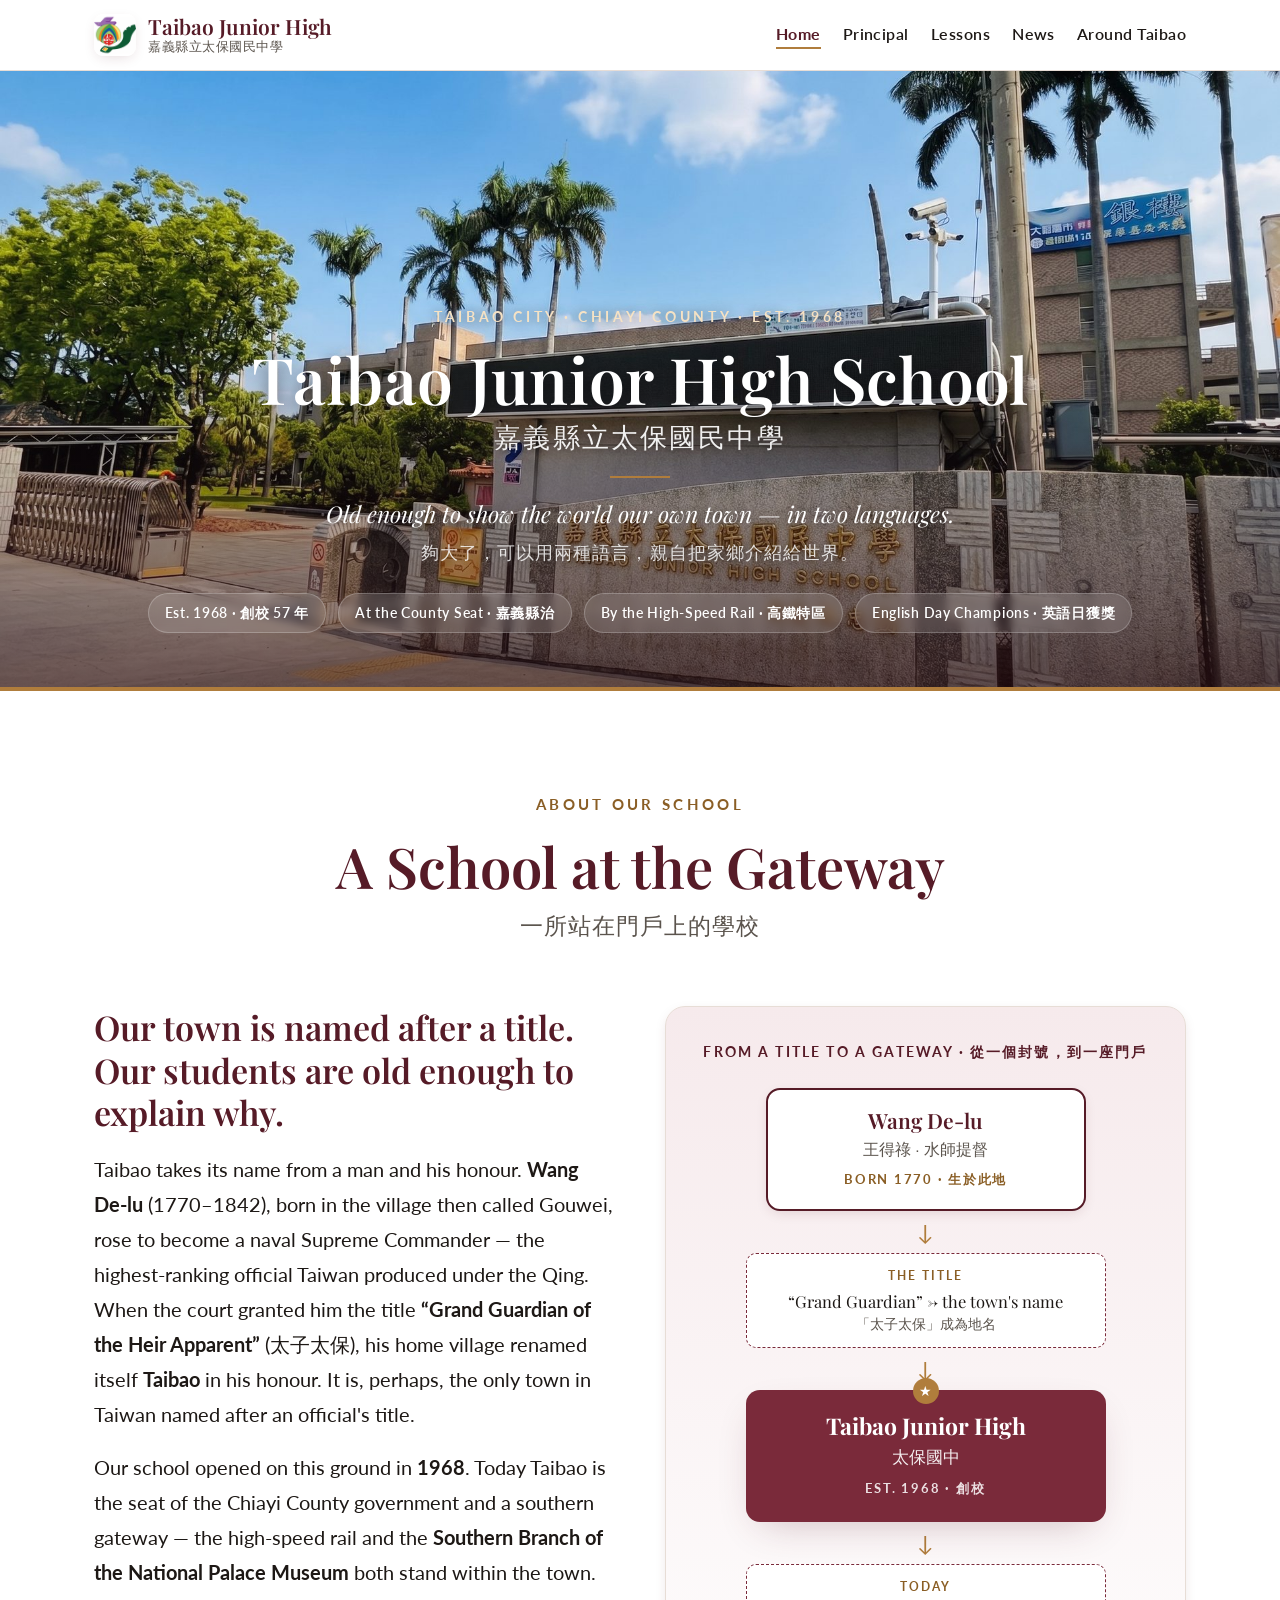
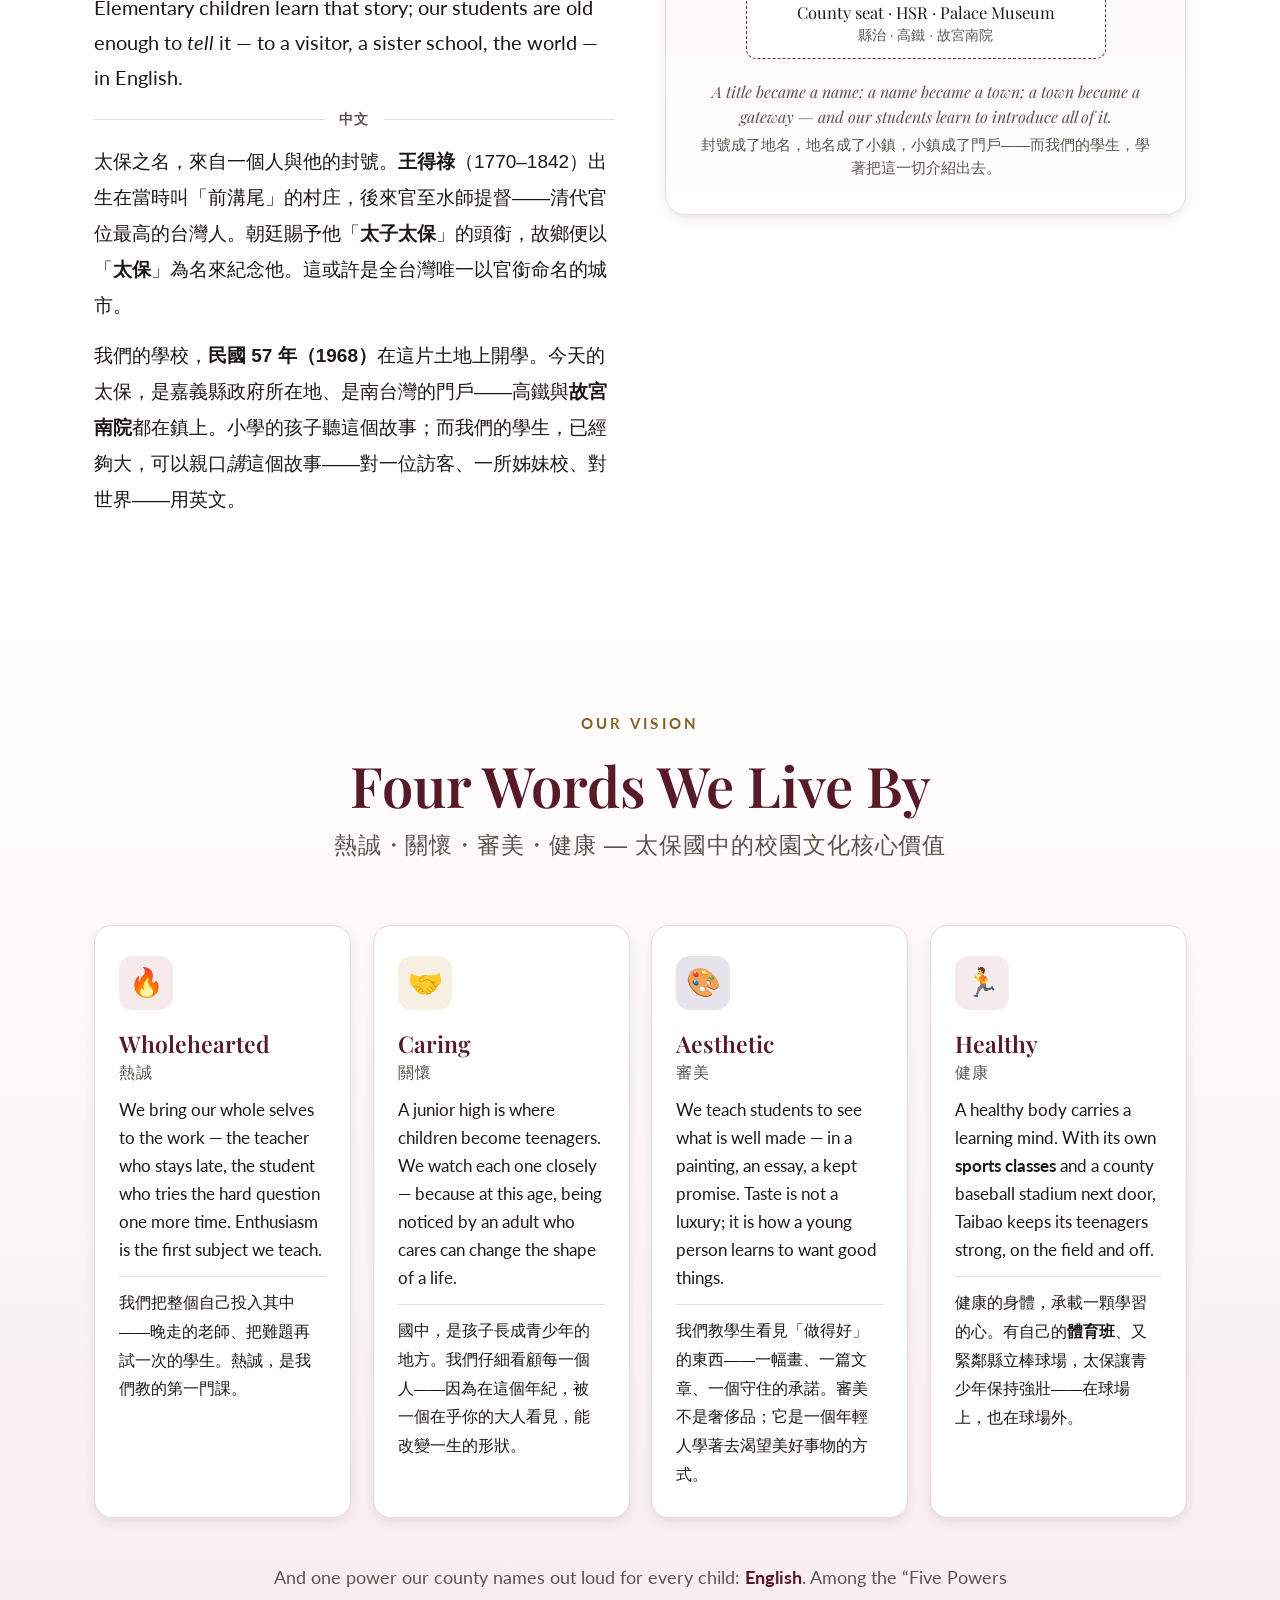
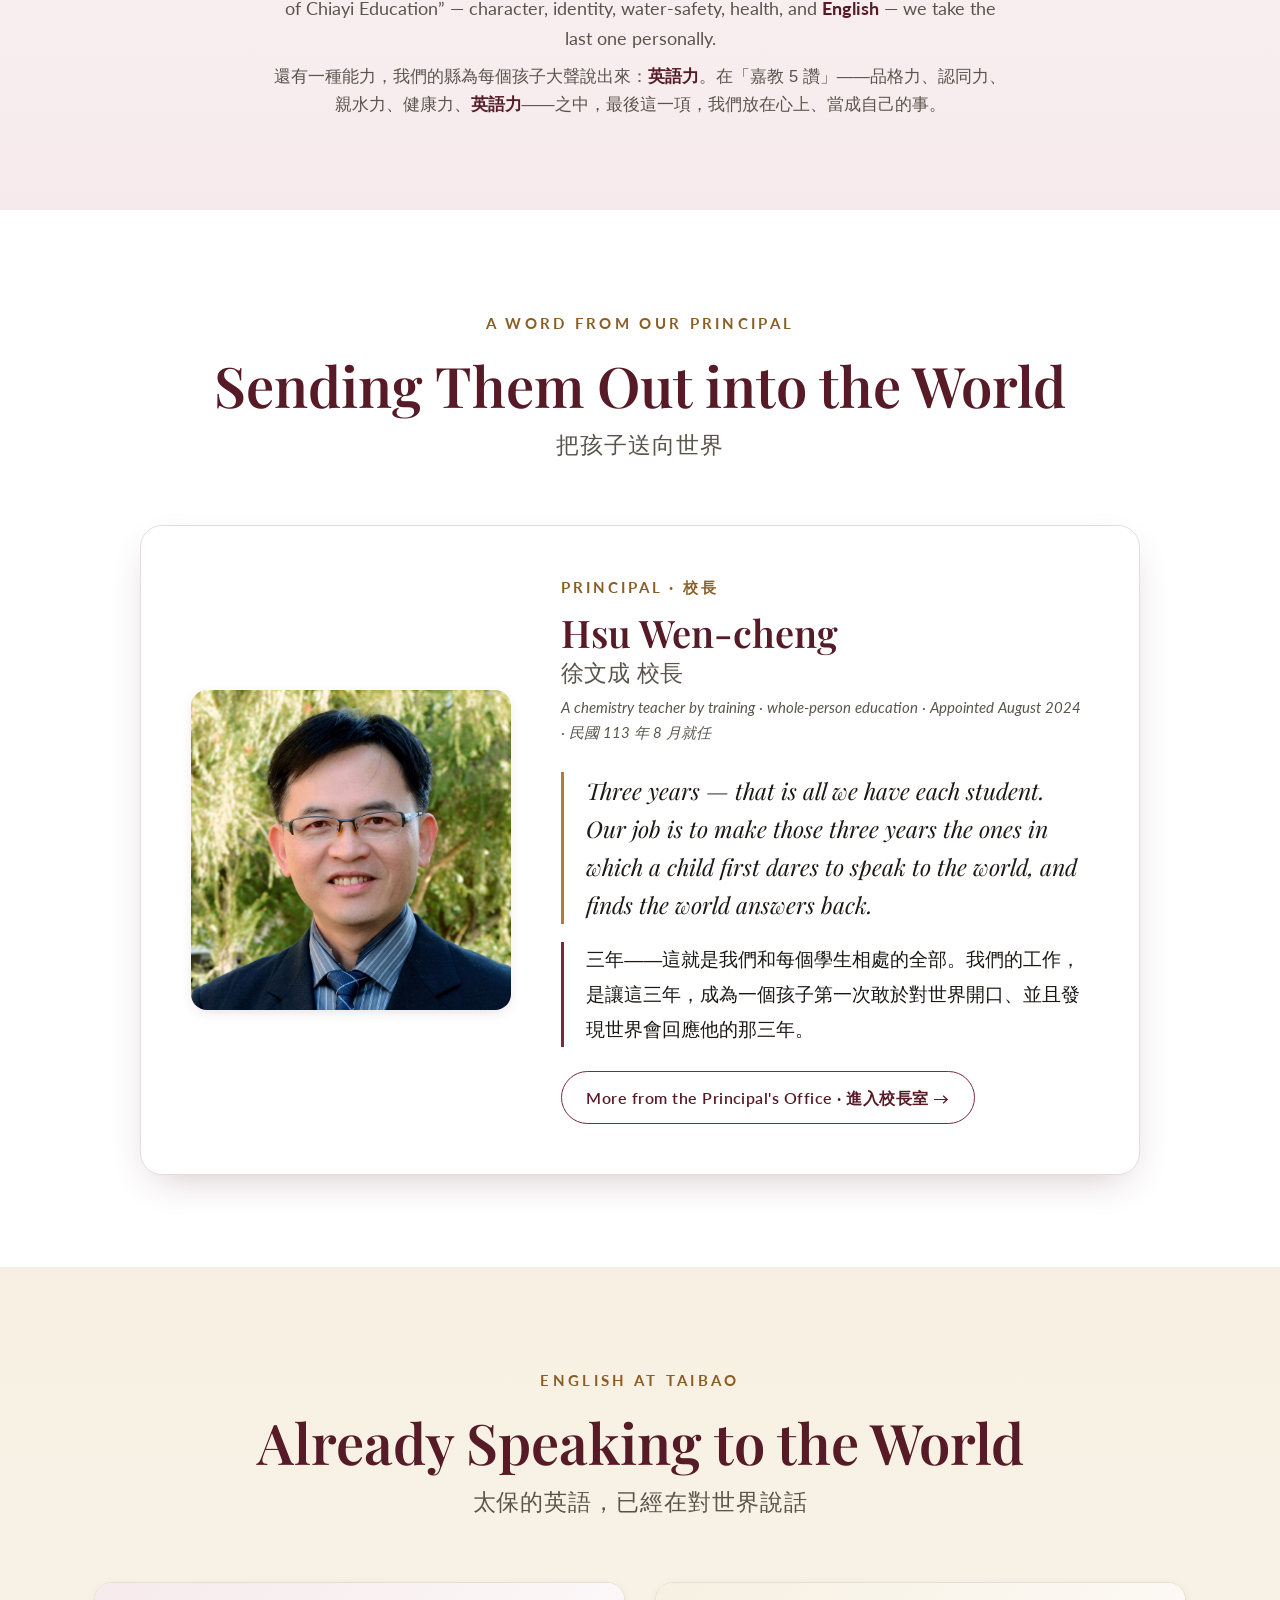
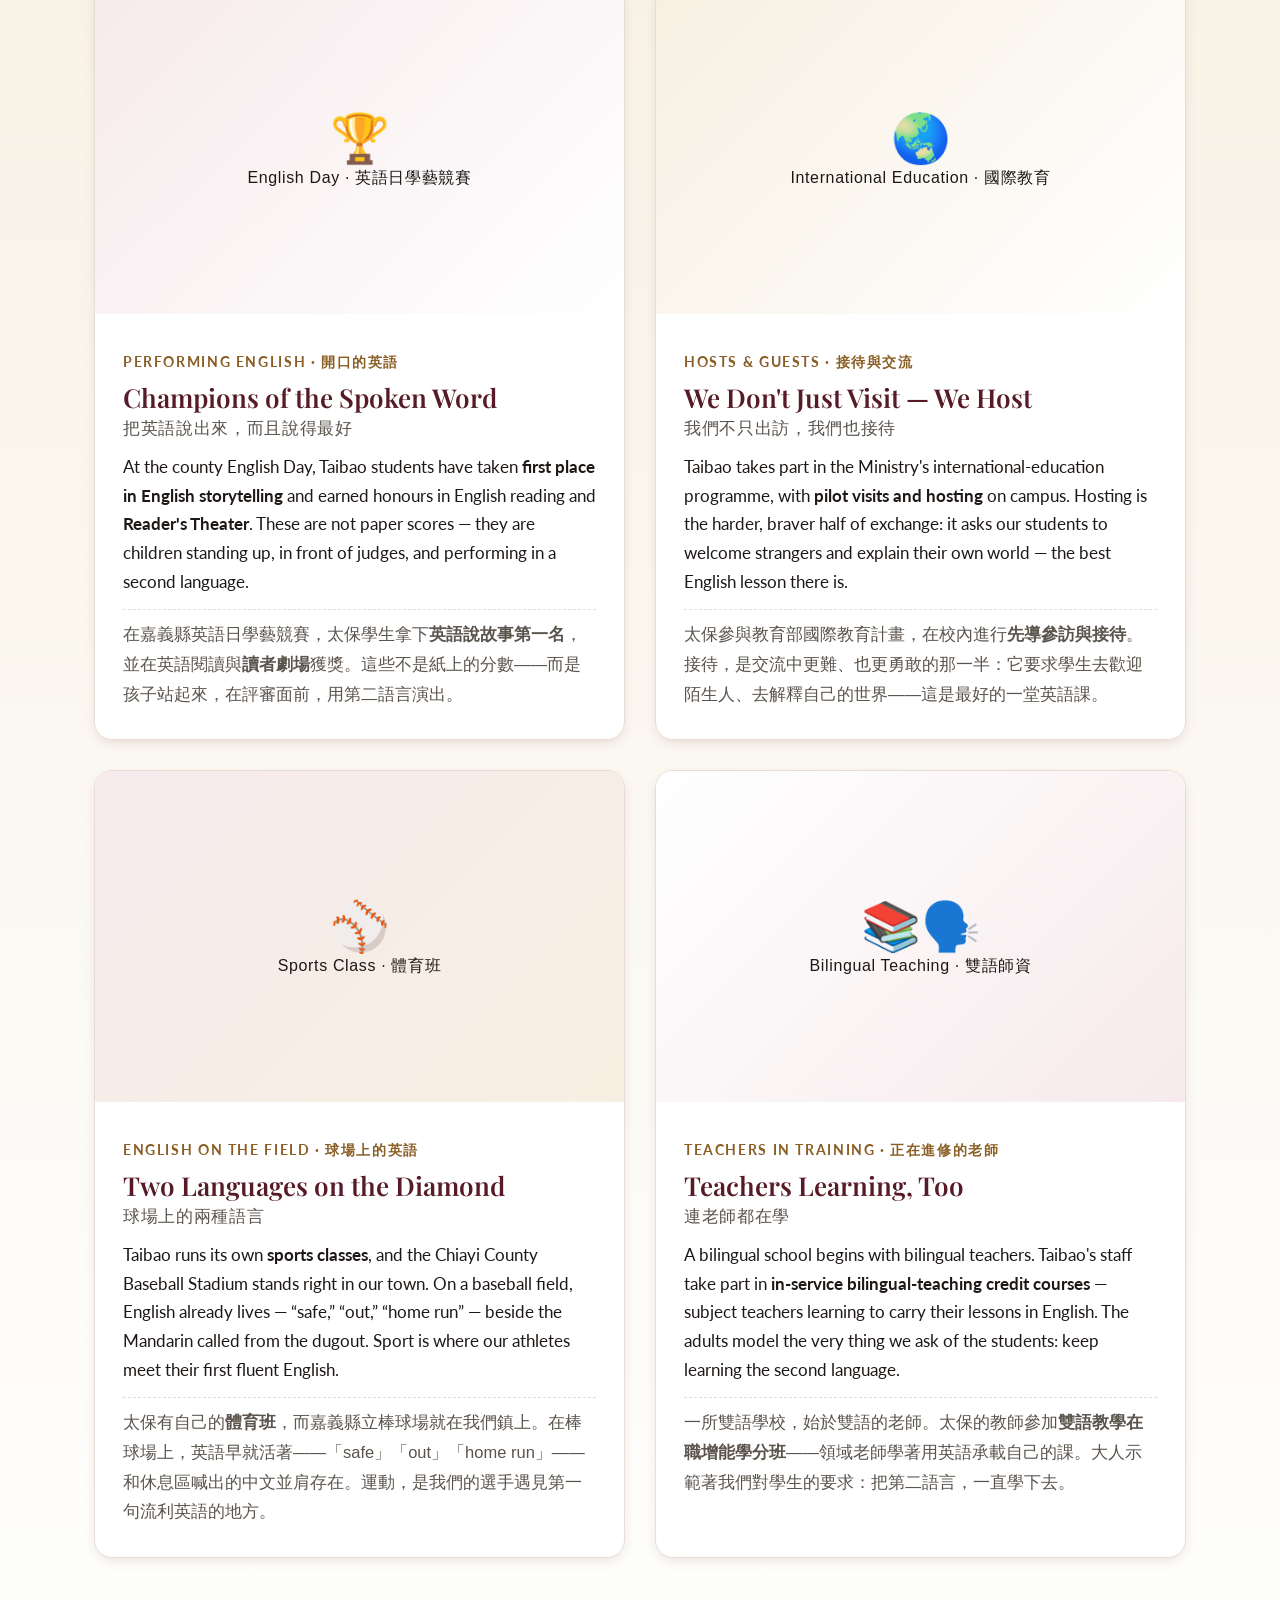
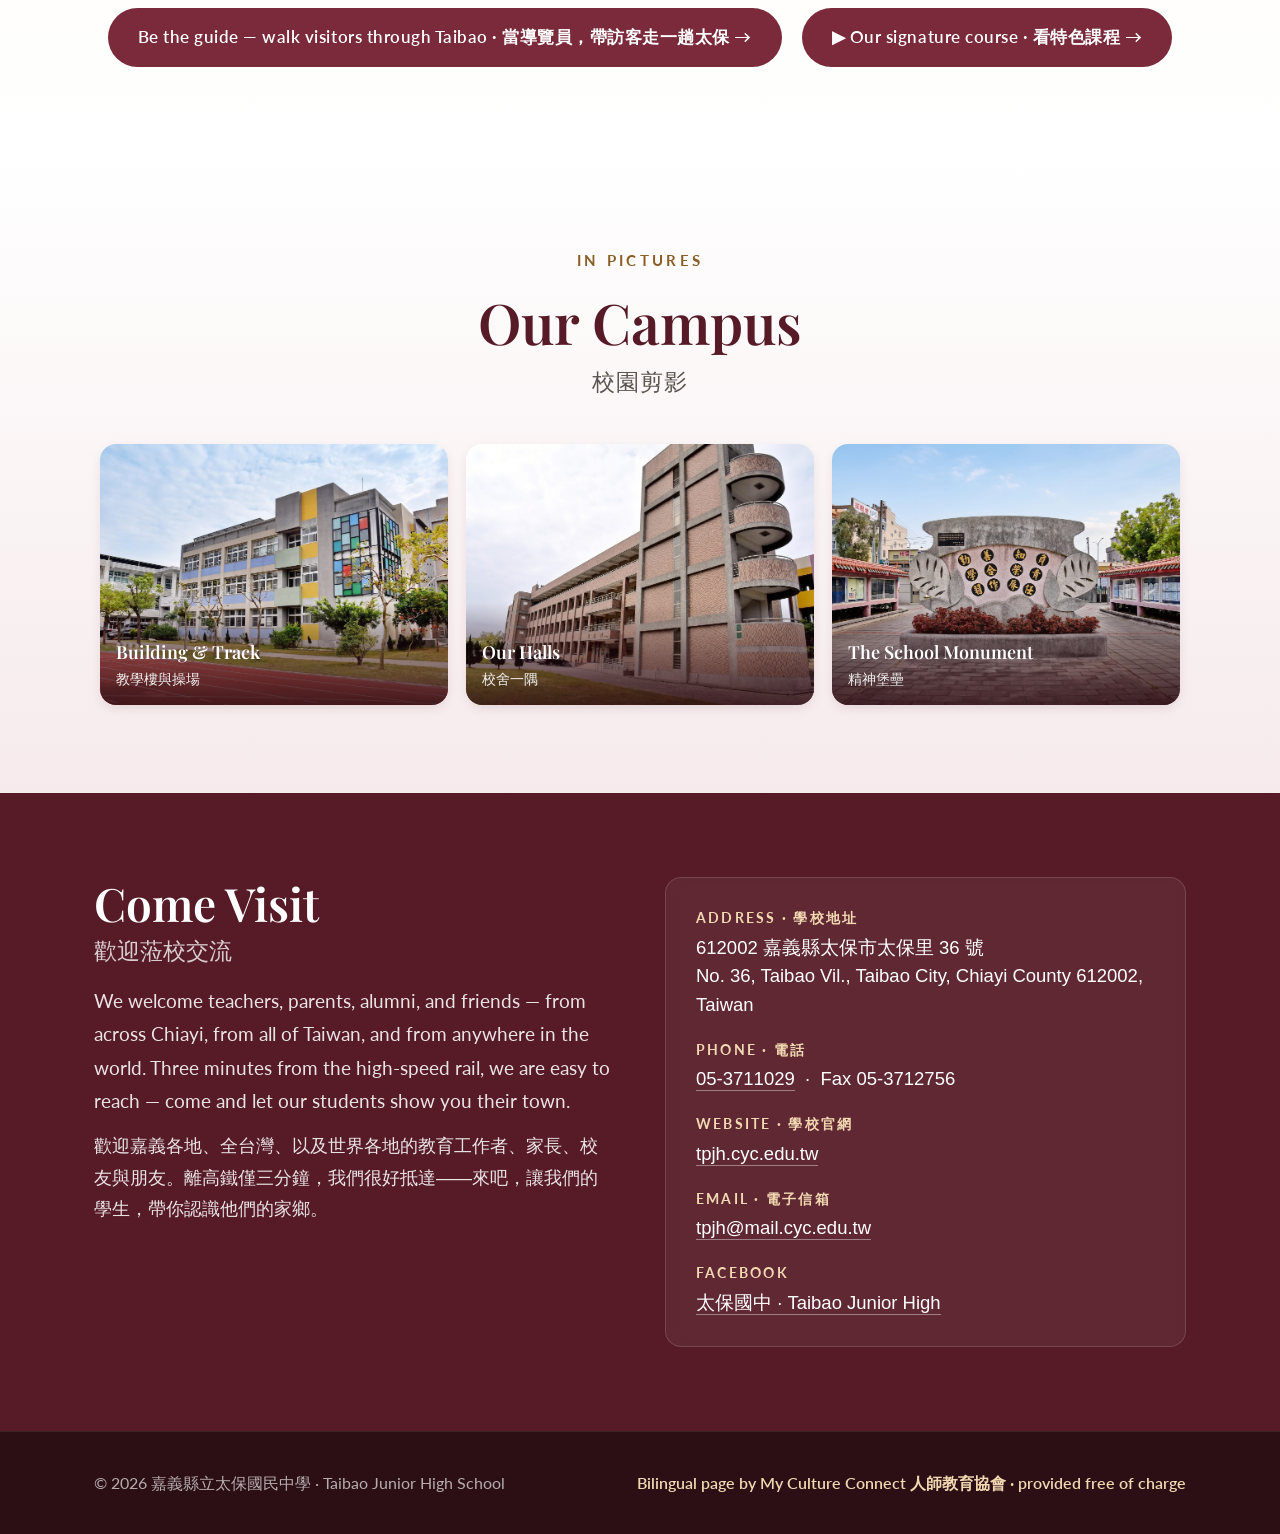
<file: index.html>
<!doctype html>
<html lang="en">
<head>
<meta charset="utf-8">
<meta http-equiv="Cache-Control" content="no-cache, no-store, must-revalidate">
<meta http-equiv="Pragma" content="no-cache">
<meta http-equiv="Expires" content="0">
<meta name="viewport" content="width=device-width,initial-scale=1">
<title>Taibao Junior High School · 嘉義縣立太保國民中學</title>
<meta name="description" content="Taibao Junior High School — a school at the civic gateway of Chiayi County, where students are old enough to show their hometown to the world in two languages. Home of English Day champions and the Southern Branch of the National Palace Museum. 嘉義縣立太保國民中學 — 座落於嘉義縣治與高鐵特區，培養能用雙語把家鄉介紹給世界的學生。">
<meta property="og:title" content="Taibao Junior High School · 嘉義縣立太保國民中學">
<meta property="og:description" content="Old enough to be the guides of our own town · 用雙語，把家鄉介紹給世界">
<meta property="og:type" content="website">

<link rel="preconnect" href="https://fonts.googleapis.com">
<link rel="preconnect" href="https://fonts.gstatic.com" crossorigin>
<link href="https://fonts.googleapis.com/css2?family=Playfair+Display:ital,wght@0,500;0,600;0,700;1,500;1,600&family=Lato:wght@400;500;700&display=swap" rel="stylesheet">

<link rel="stylesheet" href="assets/css/main.css">
<link rel="icon" type="image/png" sizes="32x32" href="/favicon-32.png">
<link rel="icon" type="image/png" sizes="192x192" href="/favicon-192.png">
<link rel="apple-touch-icon" href="/apple-touch-icon.png">
</head>
<body>


<!-- ============ TOPBAR ============ -->
<div class="topbar">
  <div class="wrap topbar-inner">
    <div class="topbar-brand">
      <img class="topbar-logo" src="/favicon-192.png" alt="Taibao Junior High School crest · 太保國中校徽">
      <div class="topbar-name">
        Taibao Junior High
        <small>嘉義縣立太保國民中學</small>
      </div>
    </div>
    <nav class="topbar-nav">
      <a href="" class="is-active">Home</a>
      <a href="principal/">Principal</a>
      <a href="lessons/">Lessons</a>
      <a href="news/">News</a>
      <a href="around-taibao/">Around Taibao</a>
    </nav>
  </div>
</div>


<!-- ============ TITLE ============ -->
<header class="title">
  <div class="wrap">
    <span class="title__eyebrow">Taibao City · Chiayi County · Est. 1968</span>
    <h1>Taibao Junior High School
      <div class="h1-zh">嘉義縣立太保國民中學</div>
    </h1>

    <hr class="title__divider">

    <p class="title__tagline">
      Old enough to show the world our own town &mdash; in two languages.
      <span class="tagline-zh">夠大了，可以用兩種語言，親自把家鄉介紹給世界。</span>
    </p>

    <div class="title__chips">
      <span>Est. 1968 · 創校 57 年</span>
      <span>At the County Seat · 嘉義縣治</span>
      <span>By the High-Speed Rail · 高鐵特區</span>
      <span>English Day Champions · 英語日獲獎</span>
    </div>
  </div>
</header>


<!-- ============ ABOUT ============ -->
<section class="about" id="about">
  <div class="wrap">
    <div class="section-head">
      <div class="eyebrow">About Our School</div>
      <h2>A School at the Gateway</h2>
      <div class="h2-zh">一所站在門戶上的學校</div>
    </div>

    <div class="about-grid">

      <div class="about-text">
        <h3>Our town is named after a title. Our students are old enough to explain why.</h3>
        <p class="en">Taibao takes its name from a man and his honour. <strong>Wang De-lu</strong> (1770&ndash;1842), born in the village then called Gouwei, rose to become a naval Supreme Commander &mdash; the highest-ranking official Taiwan produced under the Qing. When the court granted him the title <strong>&ldquo;Grand Guardian of the Heir Apparent&rdquo;</strong> (太子太保), his home village renamed itself <strong>Taibao</strong> in his honour. It is, perhaps, the only town in Taiwan named after an official's title.</p>
        <p class="en">Our school opened on this ground in <strong>1968</strong>. Today Taibao is the seat of the Chiayi County government and a southern gateway &mdash; the high-speed rail and the <strong>Southern Branch of the National Palace Museum</strong> both stand within the town. Elementary children learn that story; our students are old enough to <em>tell</em> it &mdash; to a visitor, a sister school, the world &mdash; in English.</p>

        <div class="zh-divider"></div>
        <div class="zh">
          <p>太保之名，來自一個人與他的封號。<strong>王得祿</strong>（1770&ndash;1842）出生在當時叫「前溝尾」的村庄，後來官至水師提督——清代官位最高的台灣人。朝廷賜予他「<strong>太子太保</strong>」的頭銜，故鄉便以「<strong>太保</strong>」為名來紀念他。這或許是全台灣唯一以官銜命名的城市。</p>
          <p>我們的學校，<strong>民國 57 年（1968）</strong>在這片土地上開學。今天的太保，是嘉義縣政府所在地、是南台灣的門戶——高鐵與<strong>故宮南院</strong>都在鎮上。小學的孩子聽這個故事；而我們的學生，已經夠大，可以親口<em>講</em>這個故事——對一位訪客、一所姊妹校、對世界——用英文。</p>
        </div>
      </div>

      <aside class="lineage" aria-label="Taibao town and school timeline">
        <div class="lineage__label">From a Title to a Gateway · 從一個封號，到一座門戶</div>

        <div class="lineage__trunk">
          <div class="name">Wang De-lu</div>
          <div class="name-zh">王得祿 · 水師提督</div>
          <div class="year">BORN 1770 · 生於此地</div>
        </div>

        <div class="lineage__arrow">↓</div>

        <div class="lineage__branch-step">
          <div class="step-label">the title</div>
          <div class="step-text">&ldquo;Grand Guardian&rdquo; → the town's name<br><small>「太子太保」成為地名</small></div>
        </div>

        <div class="lineage__arrow">↓</div>

        <div class="lineage__seed">
          <div class="name">Taibao Junior High</div>
          <div class="name-zh">太保國中</div>
          <div class="year">EST. 1968 · 創校</div>
        </div>

        <div class="lineage__arrow">↓</div>

        <div class="lineage__branch-step">
          <div class="step-label">today</div>
          <div class="step-text">County seat · HSR · Palace Museum<br><small>縣治 · 高鐵 · 故宮南院</small></div>
        </div>

        <p class="lineage__caption">
          A title became a name; a name became a town; a town became a gateway &mdash; and our students learn to introduce all of it.
          <span class="zh">封號成了地名，地名成了小鎮，小鎮成了門戶——而我們的學生，學著把這一切介紹出去。</span>
        </p>
      </aside>
    </div>
  </div>
</section>


<!-- ============ IDENTITY (vision 熱誠・關懷・審美・健康 + 嘉教5讚) ============ -->
<section class="identity" id="identity">
  <div class="wrap">
    <div class="section-head">
      <div class="eyebrow">Our Vision</div>
      <h2>Four Words We Live By</h2>
      <div class="h2-zh">熱誠・關懷・審美・健康 — 太保國中的校園文化核心價值</div>
    </div>

    <div class="pillars">

      <article class="pillar">
        <div class="icon">🔥</div>
        <h3>Wholehearted
          <small>熱誠</small>
        </h3>
        <p class="en-body">We bring our whole selves to the work &mdash; the teacher who stays late, the student who tries the hard question one more time. Enthusiasm is the first subject we teach.</p>
        <div class="divider-tiny"></div>
        <p class="zh-body">我們把整個自己投入其中——晚走的老師、把難題再試一次的學生。熱誠，是我們教的第一門課。</p>
      </article>

      <article class="pillar">
        <div class="icon">🤝</div>
        <h3>Caring
          <small>關懷</small>
        </h3>
        <p class="en-body">A junior high is where children become teenagers. We watch each one closely &mdash; because at this age, being noticed by an adult who cares can change the shape of a life.</p>
        <div class="divider-tiny"></div>
        <p class="zh-body">國中，是孩子長成青少年的地方。我們仔細看顧每一個人——因為在這個年紀，被一個在乎你的大人看見，能改變一生的形狀。</p>
      </article>

      <article class="pillar">
        <div class="icon">🎨</div>
        <h3>Aesthetic
          <small>審美</small>
        </h3>
        <p class="en-body">We teach students to see what is well made &mdash; in a painting, an essay, a kept promise. Taste is not a luxury; it is how a young person learns to want good things.</p>
        <div class="divider-tiny"></div>
        <p class="zh-body">我們教學生看見「做得好」的東西——一幅畫、一篇文章、一個守住的承諾。審美不是奢侈品；它是一個年輕人學著去渴望美好事物的方式。</p>
      </article>

      <article class="pillar">
        <div class="icon">🏃</div>
        <h3>Healthy
          <small>健康</small>
        </h3>
        <p class="en-body">A healthy body carries a learning mind. With its own <strong>sports classes</strong> and a county baseball stadium next door, Taibao keeps its teenagers strong, on the field and off.</p>
        <div class="divider-tiny"></div>
        <p class="zh-body">健康的身體，承載一顆學習的心。有自己的<strong>體育班</strong>、又緊鄰縣立棒球場，太保讓青少年保持強壯——在球場上，也在球場外。</p>
      </article>

    </div>

    <p class="identity__note">
      And one power our county names out loud for every child: <strong>English</strong>. Among the &ldquo;Five Powers of Chiayi Education&rdquo; &mdash; character, identity, water-safety, health, and <strong>English</strong> &mdash; we take the last one personally.
      <span class="zh">還有一種能力，我們的縣為每個孩子大聲說出來：<strong>英語力</strong>。在「嘉教 5 讚」——品格力、認同力、親水力、健康力、<strong>英語力</strong>——之中，最後這一項，我們放在心上、當成自己的事。</span>
    </p>
  </div>
</section>


<!-- ============ PRINCIPAL ============ -->
<!-- NOTE: Principal name 徐文成 per Chiayi County school registry (appointed 2024-08).
     Confirm English romanisation + portrait + a real quote with the school before public launch. -->
<section class="principal" id="principal">
  <div class="wrap">
    <div class="section-head">
      <div class="eyebrow">A Word from Our Principal</div>
      <h2>Sending Them Out into the World</h2>
      <div class="h2-zh">把孩子送向世界</div>
    </div>

    <div class="principal-card">
      <div class="principal-photo">
        <img src="photos/principal-portrait.jpg" alt="Principal Hsu Wen-cheng · 徐文成校長">
      </div>

      <div class="principal-text">
        <div class="role">Principal · 校長</div>
        <h3>Hsu Wen-cheng
          <small>徐文成 校長</small>
        </h3>
        <p class="since">A chemistry teacher by training · whole-person education · Appointed August 2024 · 民國 113 年 8 月就任</p>

        <blockquote>
          Three years &mdash; that is all we have each student. Our job is to make those three years the ones in which a child first dares to speak to the world, and finds the world answers back.
        </blockquote>

        <div class="zh-quote">
          三年——這就是我們和每個學生相處的全部。我們的工作，是讓這三年，成為一個孩子第一次敢於對世界開口、並且發現世界會回應他的那三年。
        </div>

        <a class="principal-cta" href="principal/">More from the Principal's Office · 進入校長室 →</a>
      </div>
    </div>
  </div>
</section>


<!-- ============ ENGLISH AT TAIBAO ============ -->
<section class="life" id="english">
  <div class="wrap">
    <div class="section-head">
      <div class="eyebrow">English at Taibao</div>
      <h2>Already Speaking to the World</h2>
      <div class="h2-zh">太保的英語，已經在對世界說話</div>
    </div>

    <div class="life-grid">

      <article class="life-card">
        <div class="life-card__img bg-garnet">
          <div class="glyph">🏆<small>English Day · 英語日學藝競賽</small></div>
        </div>
        <div class="life-card__body">
          <span class="tag">Performing English · 開口的英語</span>
          <h3>Champions of the Spoken Word
            <small>把英語說出來，而且說得最好</small>
          </h3>
          <p class="en-text">At the county English Day, Taibao students have taken <strong>first place in English storytelling</strong> and earned honours in English reading and <strong>Reader's Theater</strong>. These are not paper scores &mdash; they are children standing up, in front of judges, and performing in a second language.</p>
          <p class="zh-text">在嘉義縣英語日學藝競賽，太保學生拿下<strong>英語說故事第一名</strong>，並在英語閱讀與<strong>讀者劇場</strong>獲獎。這些不是紙上的分數——而是孩子站起來，在評審面前，用第二語言演出。</p>
        </div>
      </article>

      <article class="life-card">
        <div class="life-card__img bg-bronze">
          <div class="glyph">🌏<small>International Education · 國際教育</small></div>
        </div>
        <div class="life-card__body">
          <span class="tag">Hosts &amp; Guests · 接待與交流</span>
          <h3>We Don't Just Visit — We Host
            <small>我們不只出訪，我們也接待</small>
          </h3>
          <p class="en-text">Taibao takes part in the Ministry's international-education programme, with <strong>pilot visits and hosting</strong> on campus. Hosting is the harder, braver half of exchange: it asks our students to welcome strangers and explain their own world &mdash; the best English lesson there is.</p>
          <p class="zh-text">太保參與教育部國際教育計畫，在校內進行<strong>先導參訪與接待</strong>。接待，是交流中更難、也更勇敢的那一半：它要求學生去歡迎陌生人、去解釋自己的世界——這是最好的一堂英語課。</p>
        </div>
      </article>

      <article class="life-card">
        <div class="life-card__img bg-mixed">
          <div class="glyph">⚾<small>Sports Class · 體育班</small></div>
        </div>
        <div class="life-card__body">
          <span class="tag">English on the Field · 球場上的英語</span>
          <h3>Two Languages on the Diamond
            <small>球場上的兩種語言</small>
          </h3>
          <p class="en-text">Taibao runs its own <strong>sports classes</strong>, and the Chiayi County Baseball Stadium stands right in our town. On a baseball field, English already lives &mdash; &ldquo;safe,&rdquo; &ldquo;out,&rdquo; &ldquo;home run&rdquo; &mdash; beside the Mandarin called from the dugout. Sport is where our athletes meet their first fluent English.</p>
          <p class="zh-text">太保有自己的<strong>體育班</strong>，而嘉義縣立棒球場就在我們鎮上。在棒球場上，英語早就活著——「safe」「out」「home run」——和休息區喊出的中文並肩存在。運動，是我們的選手遇見第一句流利英語的地方。</p>
        </div>
      </article>

      <article class="life-card">
        <div class="life-card__img bg-garnet-soft">
          <div class="glyph">📚🗣️<small>Bilingual Teaching · 雙語師資</small></div>
        </div>
        <div class="life-card__body">
          <span class="tag">Teachers in Training · 正在進修的老師</span>
          <h3>Teachers Learning, Too
            <small>連老師都在學</small>
          </h3>
          <p class="en-text">A bilingual school begins with bilingual teachers. Taibao's staff take part in <strong>in-service bilingual-teaching credit courses</strong> &mdash; subject teachers learning to carry their lessons in English. The adults model the very thing we ask of the students: keep learning the second language.</p>
          <p class="zh-text">一所雙語學校，始於雙語的老師。太保的教師參加<strong>雙語教學在職增能學分班</strong>——領域老師學著用英語承載自己的課。大人示範著我們對學生的要求：把第二語言，一直學下去。</p>
        </div>
      </article>

    </div>

    <div class="life-cta">
      <a href="around-taibao/" class="life-cta-link">
        Be the guide — walk visitors through Taibao · 當導覽員，帶訪客走一趟太保 →
      </a>
      <a href="lessons/" class="life-cta-link" style="margin-left:14px;">
        ▶ Our signature course · 看特色課程 →
      </a>
    </div>
  </div>
</section>


<!-- ============ PHOTO BAND (校園剪影) ============ -->
<section style="background:linear-gradient(180deg,#fff 0%,var(--garnet-soft) 100%);padding:80px 0 88px;">
  <div class="wrap">
    <div class="section-head" style="margin-bottom:42px;">
      <div class="eyebrow">In Pictures</div>
      <h2>Our Campus</h2>
      <div class="h2-zh">校園剪影</div>
    </div>
    <div class="photo-band">
      <figure class="pband">
        <img src="photos/campus-course.jpg" alt="Taibao Junior High classroom building and running track">
        <figcaption class="cap">Building &amp; Track<span class="zh">教學樓與操場</span></figcaption>
      </figure>
      <figure class="pband">
        <img src="photos/campus-principal.jpg" alt="A Taibao Junior High teaching block with its spiral staircase tower">
        <figcaption class="cap">Our Halls<span class="zh">校舍一隅</span></figcaption>
      </figure>
      <figure class="pband">
        <img src="photos/campus-around.jpg" alt="The Taibao Junior High campus monument inscribed with the school's values">
        <figcaption class="cap">The School Monument<span class="zh">精神堡壘</span></figcaption>
      </figure>
    </div>
  </div>
</section>


<!-- ============ VISIT ============ -->
<section class="visit" id="visit">
  <div class="wrap">
    <div class="visit-grid">
      <div>
        <h2>Come Visit
          <small>歡迎蒞校交流</small>
        </h2>
        <p>We welcome teachers, parents, alumni, and friends &mdash; from across Chiayi, from all of Taiwan, and from anywhere in the world. Three minutes from the high-speed rail, we are easy to reach &mdash; come and let our students show you their town.</p>
        <p class="zh">歡迎嘉義各地、全台灣、以及世界各地的教育工作者、家長、校友與朋友。離高鐵僅三分鐘，我們很好抵達——來吧，讓我們的學生，帶你認識他們的家鄉。</p>
      </div>

      <div class="contact">
        <dl>
          <div>
            <dt>Address · 學校地址</dt>
            <dd>612002 嘉義縣太保市太保里 36 號<br>
            No. 36, Taibao Vil., Taibao City, Chiayi County 612002, Taiwan</dd>
          </div>
          <div>
            <dt>Phone · 電話</dt>
            <dd><a href="tel:+88653711029">05-3711029</a> &nbsp;·&nbsp; Fax 05-3712756</dd>
          </div>
          <div>
            <dt>Website · 學校官網</dt>
            <dd><a href="https://www.tpjh.cyc.edu.tw/" target="_blank" rel="noopener">tpjh.cyc.edu.tw</a></dd>
          </div>
          <div>
            <dt>Email · 電子信箱</dt>
            <dd><a href="mailto:tpjh@mail.cyc.edu.tw">tpjh@mail.cyc.edu.tw</a></dd>
          </div>
          <div>
            <dt>Facebook</dt>
            <dd><a href="https://www.facebook.com/106437709393823/" target="_blank" rel="noopener">太保國中 · Taibao Junior High</a></dd>
          </div>
        </dl>
      </div>
    </div>
  </div>
</section>


<!-- ============ FOOTER ============ -->
<footer>
  <div class="wrap">
    <div>© 2026 嘉義縣立太保國民中學 · Taibao Junior High School</div>
    <div class="partner">Bilingual page by <a href="https://www.mycultureconnect.org/" target="_blank" rel="noopener">My Culture Connect 人師教育協會</a> &middot; provided free of charge</div>
  </div>
</footer>

<script src="assets/js/site.js"></script>
</body>
</html>
</file>
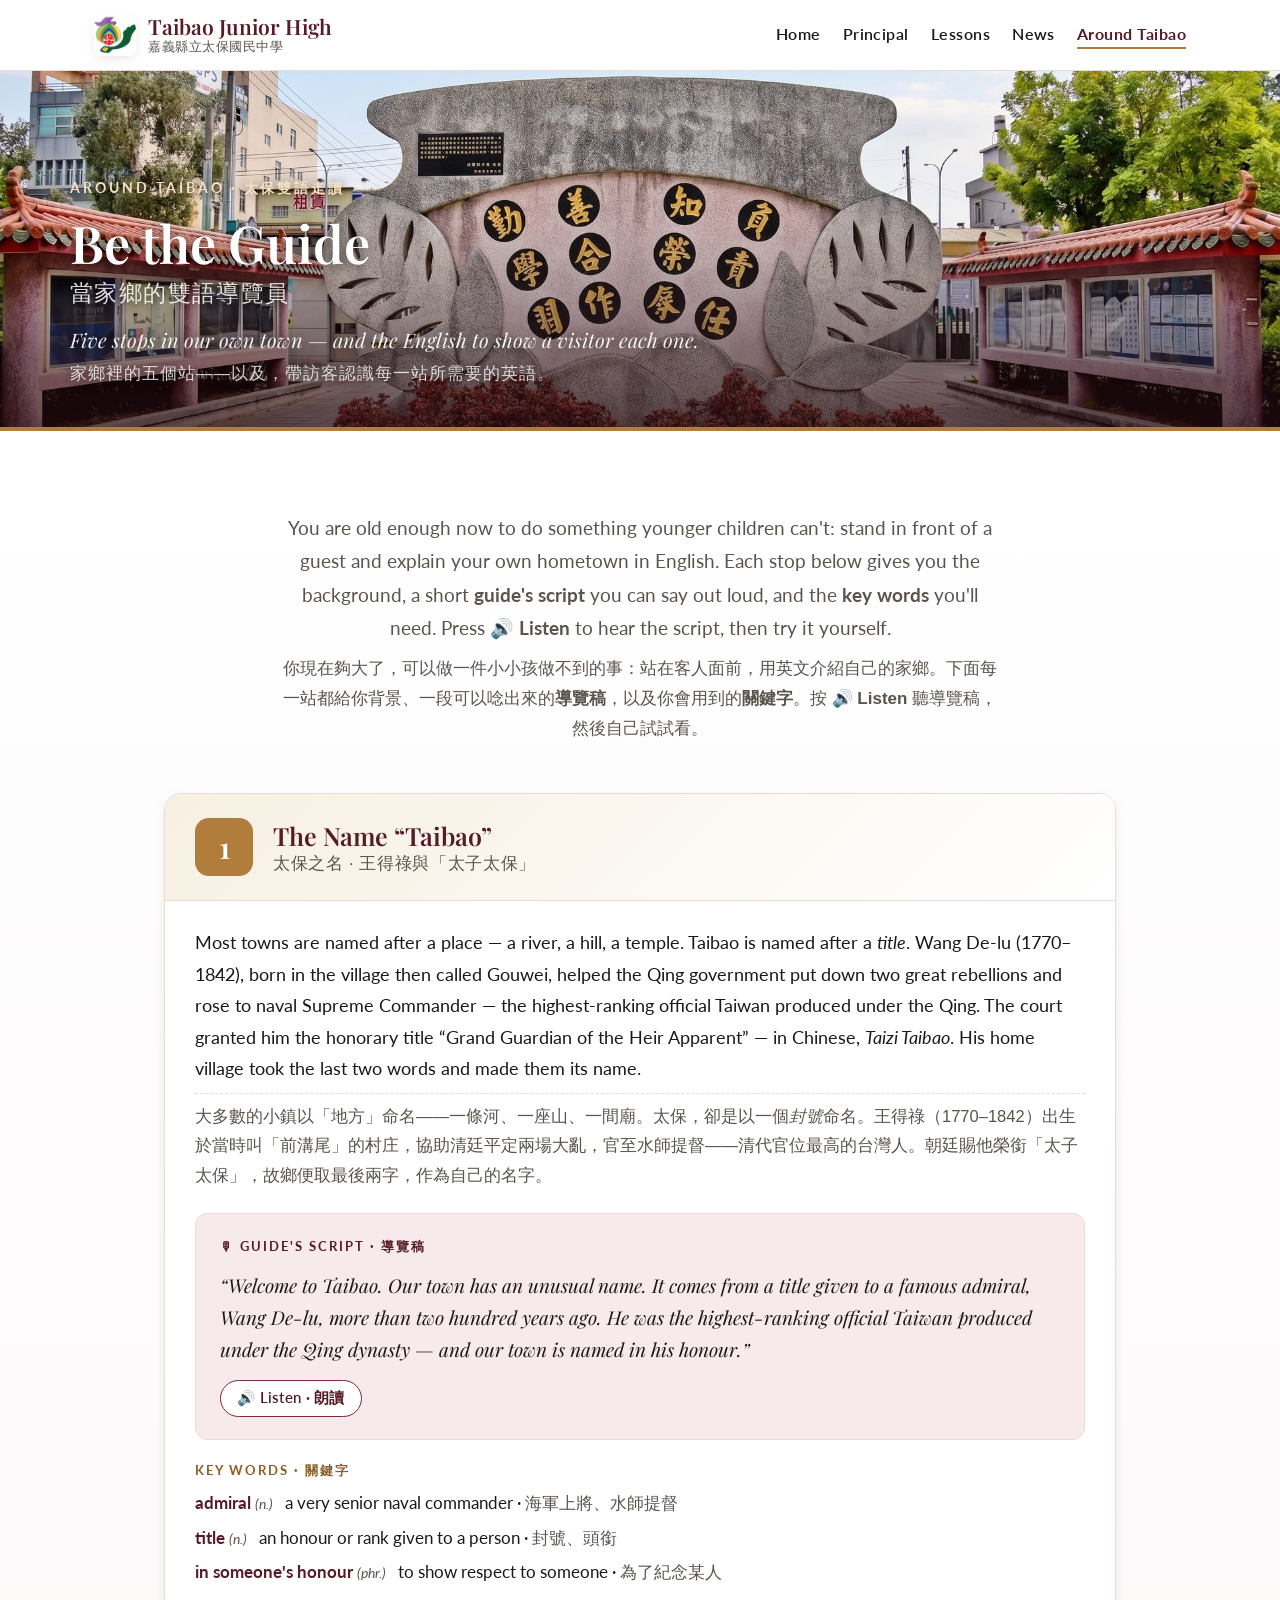
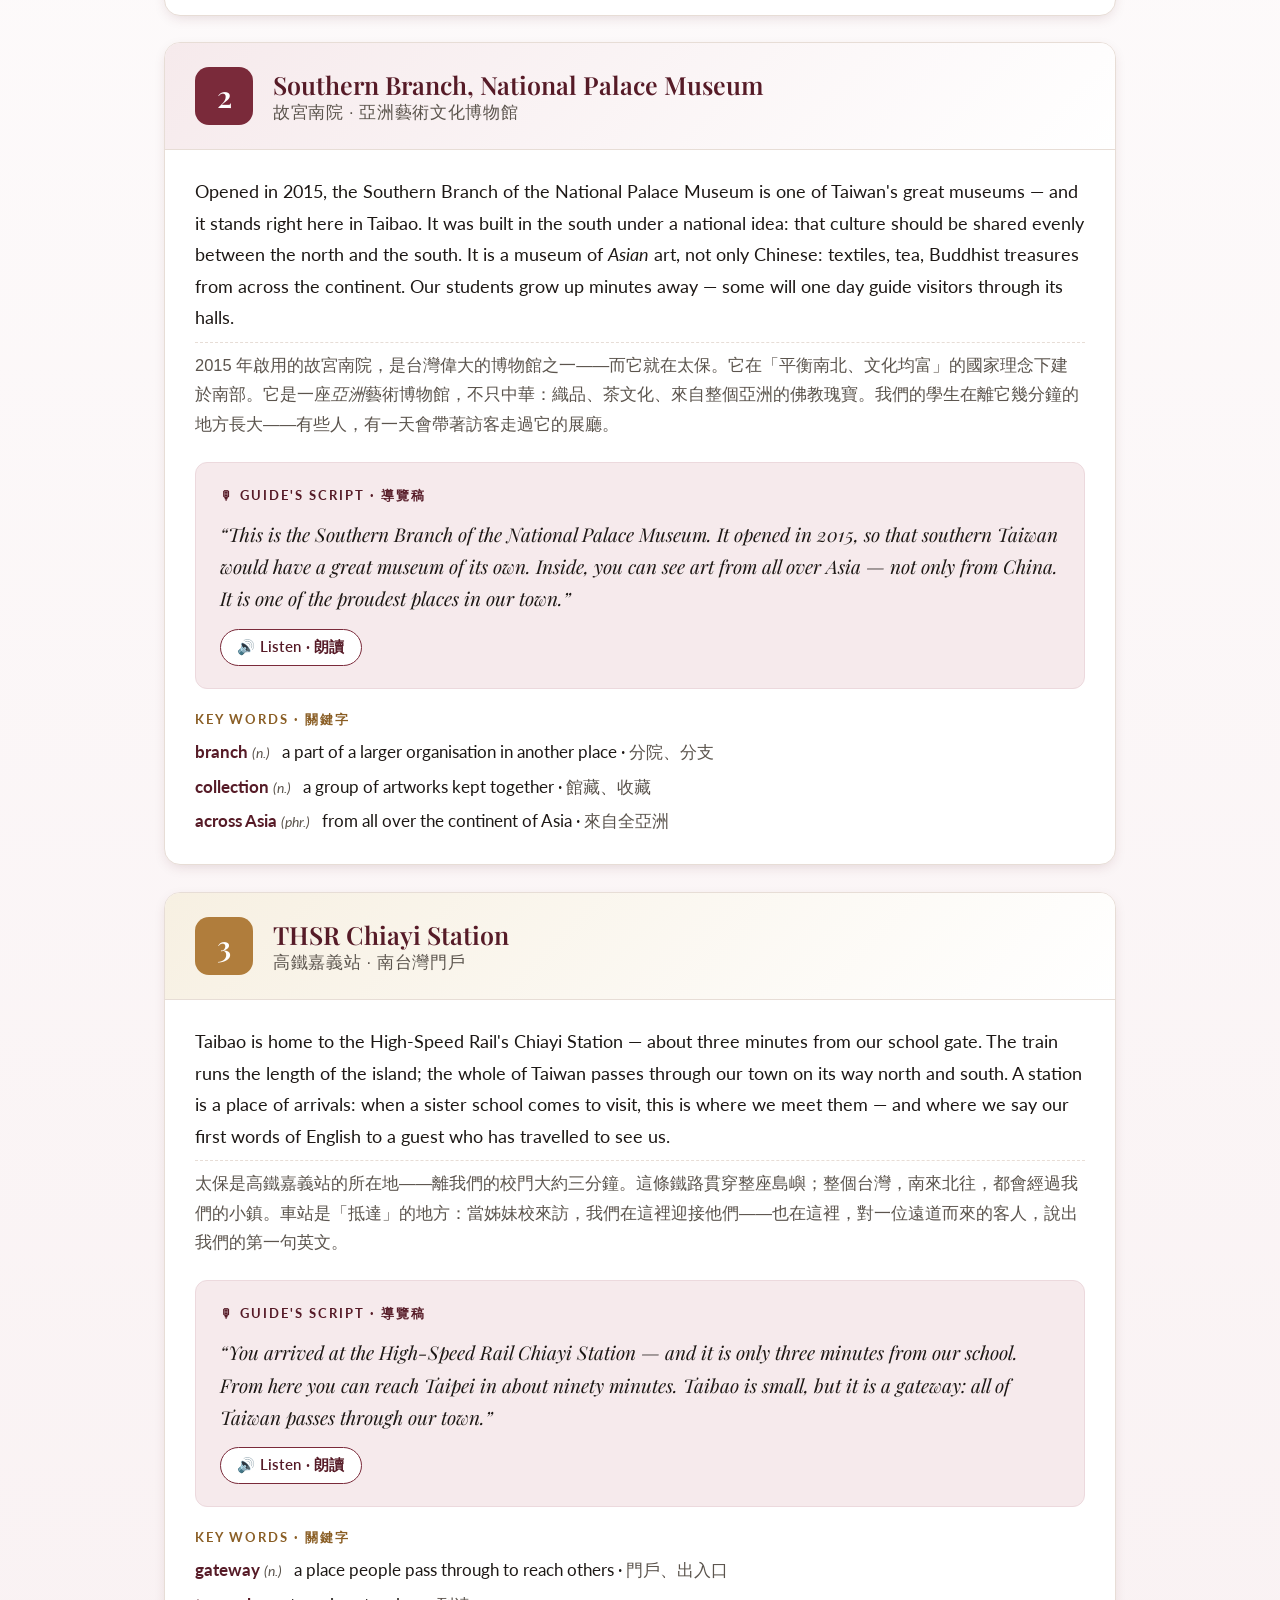
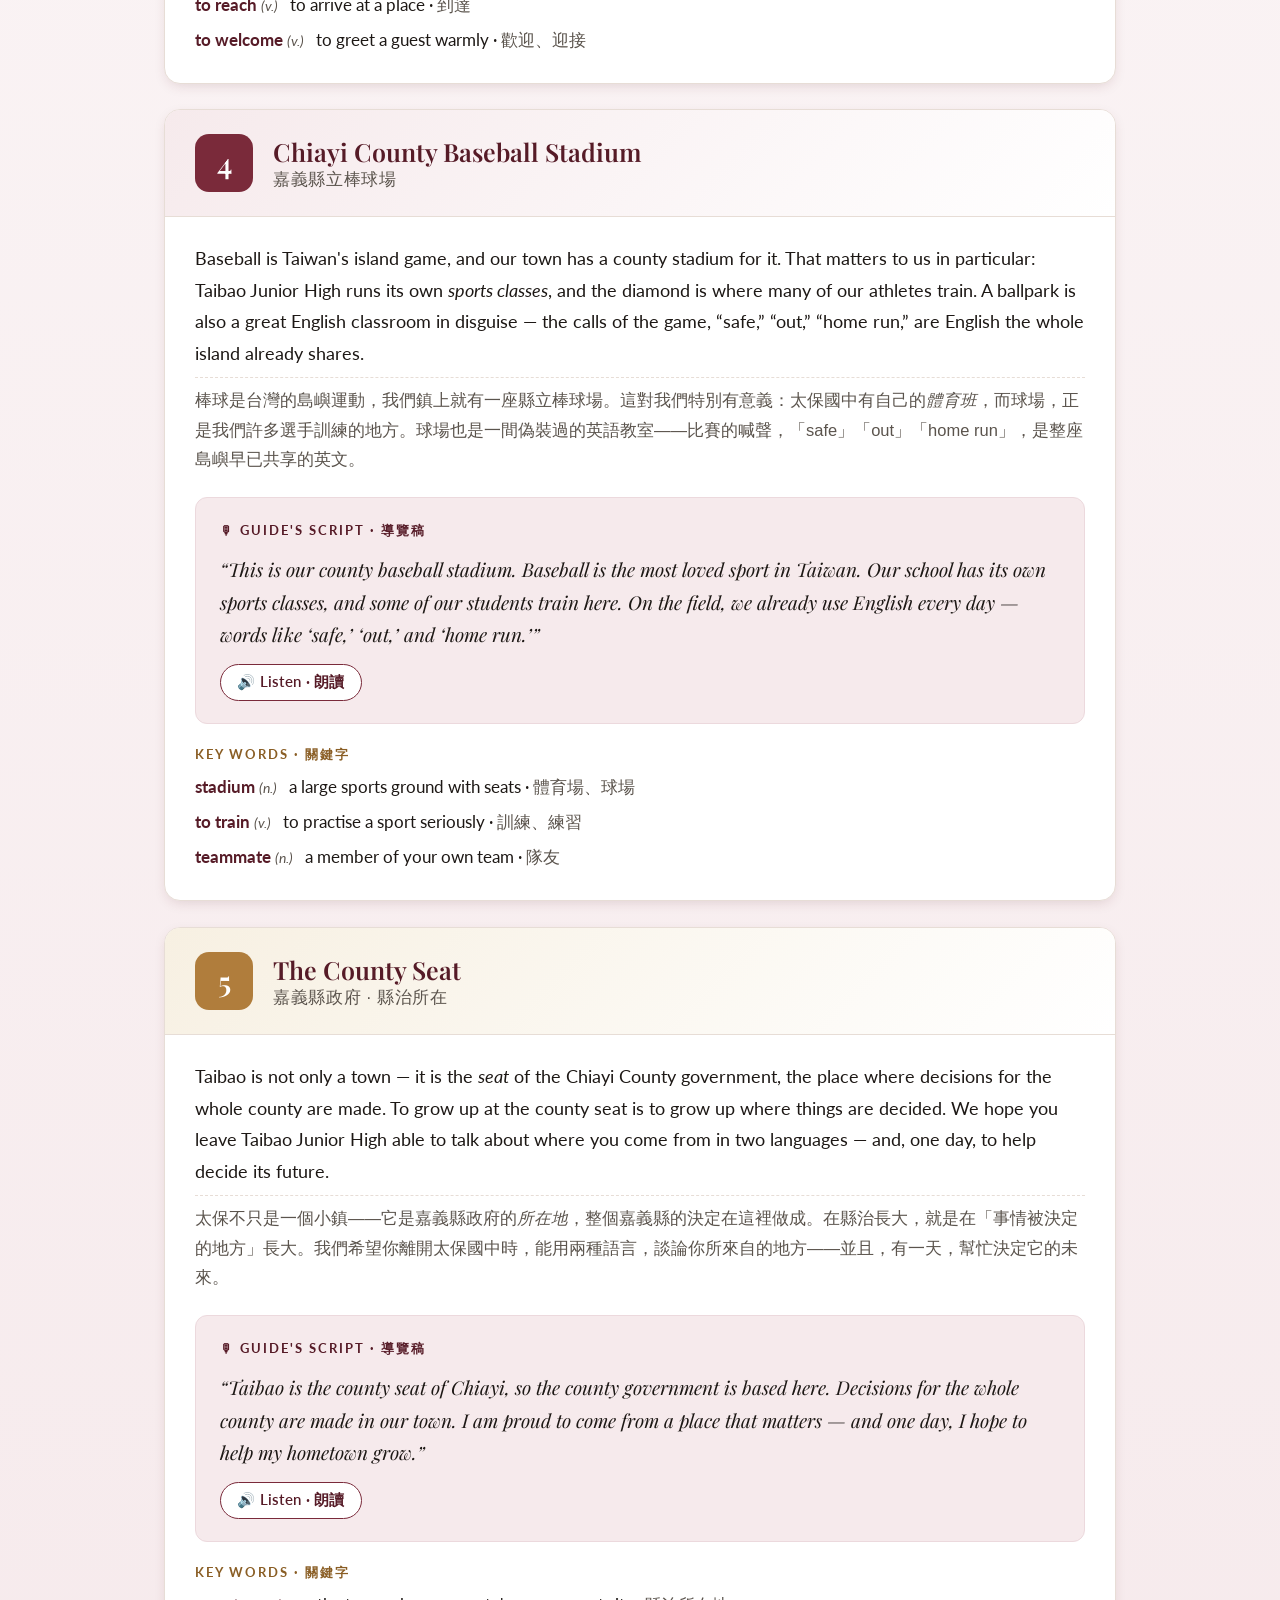
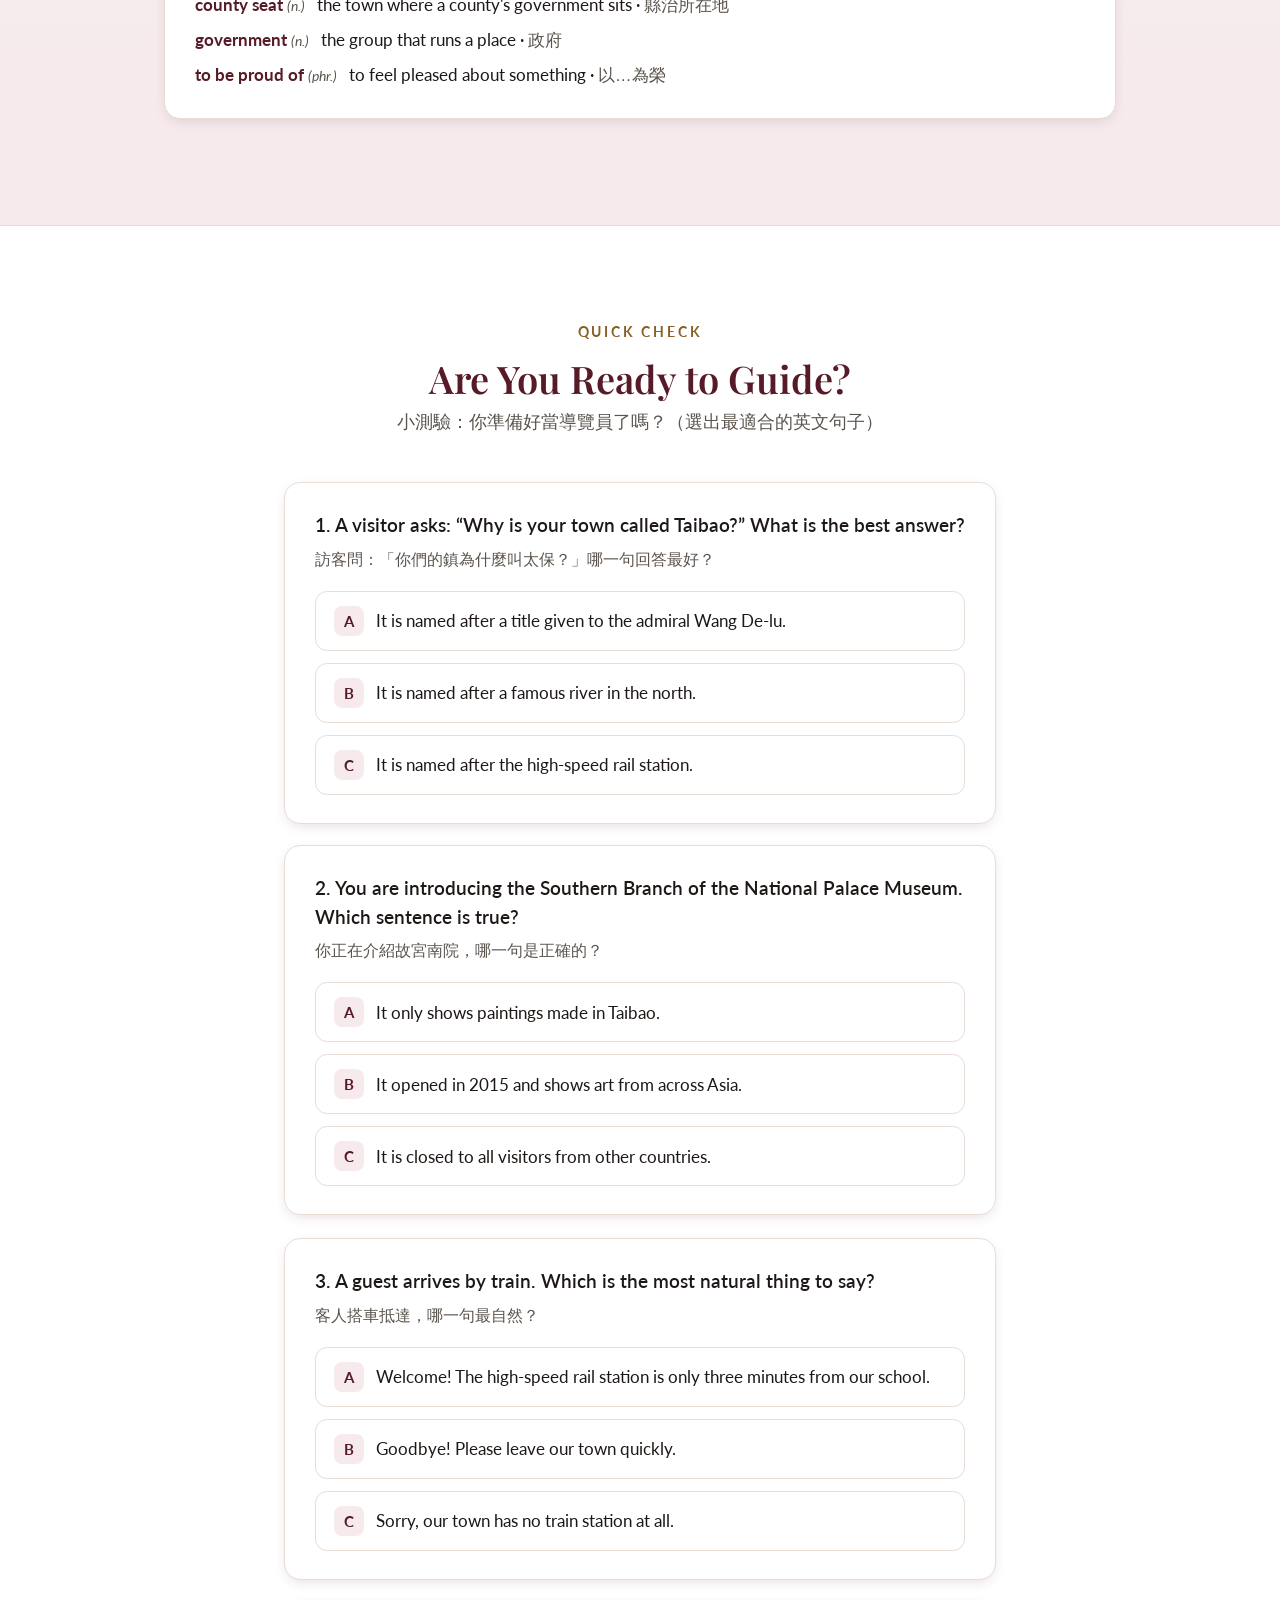
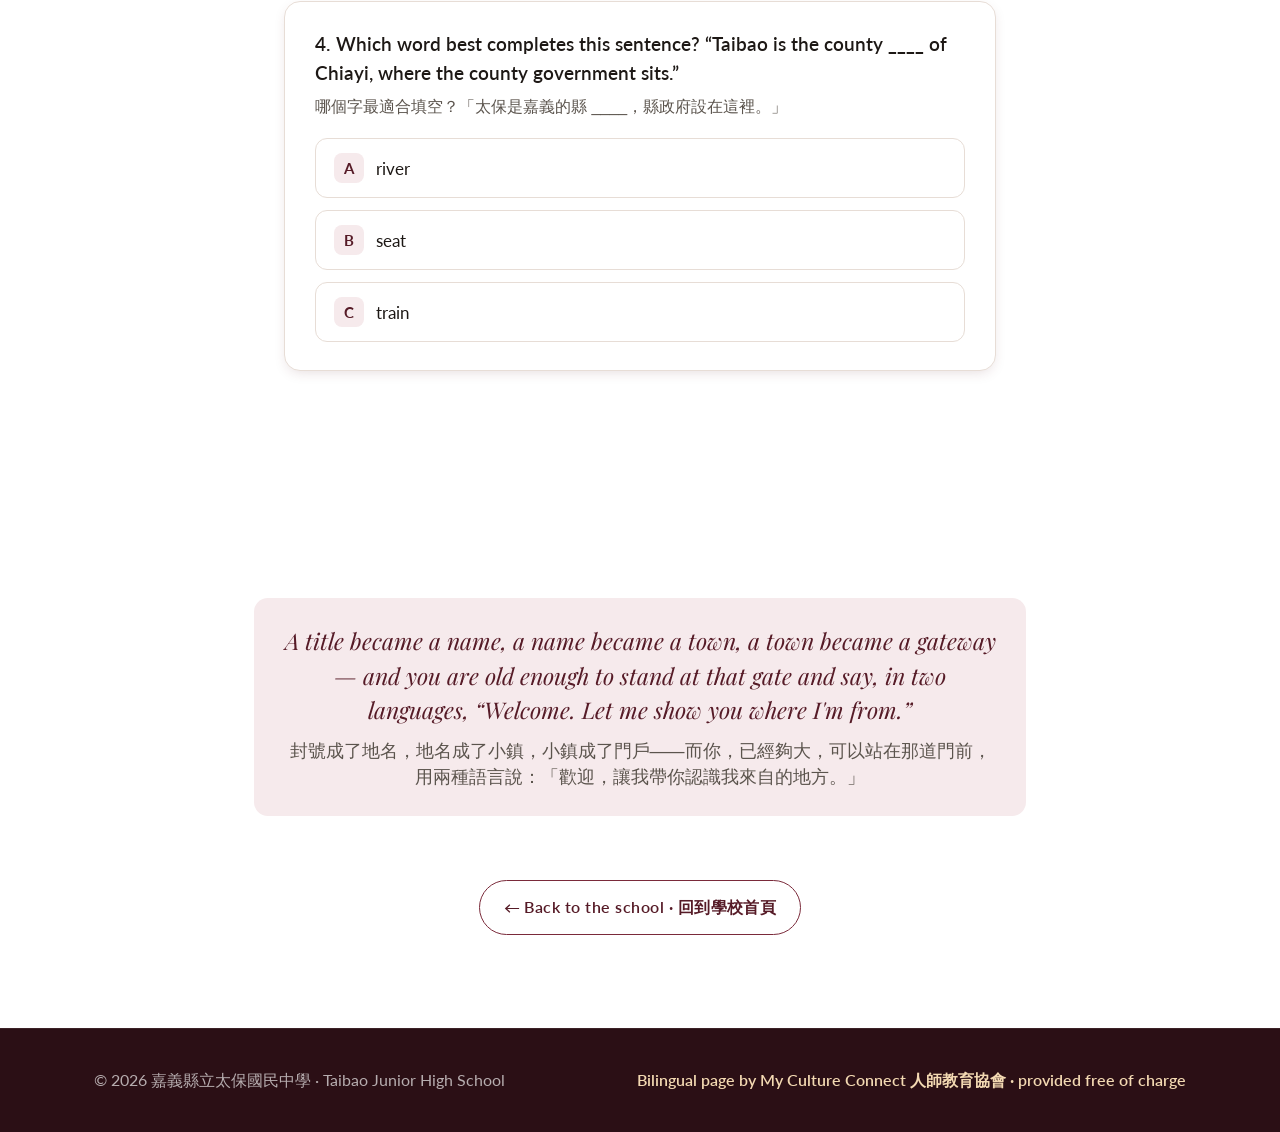
<file: around-taibao/index.html>
<!doctype html>
<html lang="en">
<head>
<meta charset="utf-8">
<meta name="viewport" content="width=device-width,initial-scale=1">
<title>Around Taibao · Be the Guide — Taibao Junior High</title>
<meta name="description" content="A bilingual walking guide to Taibao, Chiayi — written for junior-high students old enough to be the guides. Five stops: the admiral Wang De-lu who named the town, the Southern Branch of the National Palace Museum, the high-speed rail, the county baseball stadium, and the county seat. With a guide's script, key vocabulary, read-aloud, and a self-check quiz.">

<link rel="preconnect" href="https://fonts.googleapis.com">
<link rel="preconnect" href="https://fonts.gstatic.com" crossorigin>
<link href="https://fonts.googleapis.com/css2?family=Playfair+Display:ital,wght@0,500;0,600;0,700;1,500;1,600&family=Lato:wght@400;500;700&display=swap" rel="stylesheet">

<link rel="stylesheet" href="../assets/css/main.css">
<link rel="icon" type="image/png" sizes="32x32" href="/favicon-32.png">
<link rel="icon" type="image/png" sizes="192x192" href="/favicon-192.png">
<link rel="apple-touch-icon" href="/apple-touch-icon.png">
</head>
<body>


<!-- ============ TOPBAR ============ -->
<div class="topbar">
  <div class="wrap topbar-inner">
    <div class="topbar-brand">
      <a href="../" style="display:flex;align-items:center;gap:12px;color:inherit;text-decoration:none;">
        <img class="topbar-logo" src="/favicon-192.png" alt="Taibao Junior High School crest · 太保國中校徽">
        <div class="topbar-name">Taibao Junior High
          <small>嘉義縣立太保國民中學</small>
        </div>
      </a>
    </div>
    <nav class="topbar-nav">
      <a href="../">Home</a>
      <a href="../principal/">Principal</a>
      <a href="../lessons/">Lessons</a>
      <a href="../news/">News</a>
      <a href="" class="is-active">Around Taibao</a>
    </nav>
  </div>
</div>


<!-- ============ PAGE HERO ============ -->
<header class="page-hero ph-around">
  <div class="wrap">
    <span class="eyebrow">Around Taibao &middot; 太保雙語走讀</span>
    <h1>Be the Guide
      <span class="zh">當家鄉的雙語導覽員</span>
    </h1>
    <p class="tagline">
      Five stops in our own town &mdash; and the English to show a visitor each one.
      <span class="zh">家鄉裡的五個站——以及，帶訪客認識每一站所需要的英語。</span>
    </p>
  </div>
</header>


<!-- ============ STATIONS ============ -->
<section class="stations-section">
  <div class="stations-wrap wrap">
    <p class="stations-intro">
      You are old enough now to do something younger children can't: stand in front of a guest and explain your own hometown in English. Each stop below gives you the background, a short <strong>guide's script</strong> you can say out loud, and the <strong>key words</strong> you'll need. Press <strong>🔊 Listen</strong> to hear the script, then try it yourself.
      <span class="zh">你現在夠大了，可以做一件小小孩做不到的事：站在客人面前，用英文介紹自己的家鄉。下面每一站都給你背景、一段可以唸出來的<strong>導覽稿</strong>，以及你會用到的<strong>關鍵字</strong>。按 <strong>🔊 Listen</strong> 聽導覽稿，然後自己試試看。</span>
    </p>

    <!-- Station 1 -->
    <div class="station">
      <div class="station-head">
        <div class="station-num">1</div>
        <h3>The Name &ldquo;Taibao&rdquo;
          <span class="zh">太保之名 · 王得祿與「太子太保」</span>
        </h3>
      </div>
      <div class="station-body">
        <p class="context">Most towns are named after a place &mdash; a river, a hill, a temple. Taibao is named after a <em>title</em>. Wang De-lu (1770&ndash;1842), born in the village then called Gouwei, helped the Qing government put down two great rebellions and rose to naval Supreme Commander &mdash; the highest-ranking official Taiwan produced under the Qing. The court granted him the honorary title &ldquo;Grand Guardian of the Heir Apparent&rdquo; &mdash; in Chinese, <em>Taizi Taibao</em>. His home village took the last two words and made them its name.</p>
        <p class="context-zh">大多數的小鎮以「地方」命名——一條河、一座山、一間廟。太保，卻是以一個<em>封號</em>命名。王得祿（1770&ndash;1842）出生於當時叫「前溝尾」的村庄，協助清廷平定兩場大亂，官至水師提督——清代官位最高的台灣人。朝廷賜他榮銜「太子太保」，故鄉便取最後兩字，作為自己的名字。</p>

        <div class="guide">
          <div class="label">🎙 Guide's script · 導覽稿</div>
          <p class="script">&ldquo;Welcome to Taibao. Our town has an unusual name. It comes from a title given to a famous admiral, Wang De-lu, more than two hundred years ago. He was the highest-ranking official Taiwan produced under the Qing dynasty &mdash; and our town is named in his honour.&rdquo;</p>
          <button class="speak-btn" aria-pressed="false" data-speak="Welcome to Taibao. Our town has an unusual name. It comes from a title given to a famous admiral, Wang De-lu, more than two hundred years ago. He was the highest-ranking official Taiwan produced under the Qing dynasty, and our town is named in his honour.">🔊 Listen · 朗讀</button>
        </div>

        <div class="vocab">
          <div class="label">Key words · 關鍵字</div>
          <ul>
            <li><span><span class="term">admiral</span><span class="pos">(n.)</span></span><span class="gloss">a very senior naval commander · <span class="zh">海軍上將、水師提督</span></span></li>
            <li><span><span class="term">title</span><span class="pos">(n.)</span></span><span class="gloss">an honour or rank given to a person · <span class="zh">封號、頭銜</span></span></li>
            <li><span><span class="term">in someone's honour</span><span class="pos">(phr.)</span></span><span class="gloss">to show respect to someone · <span class="zh">為了紀念某人</span></span></li>
          </ul>
        </div>
      </div>
    </div>

    <!-- Station 2 -->
    <div class="station">
      <div class="station-head">
        <div class="station-num">2</div>
        <h3>Southern Branch, National Palace Museum
          <span class="zh">故宮南院 · 亞洲藝術文化博物館</span>
        </h3>
      </div>
      <div class="station-body">
        <p class="context">Opened in 2015, the Southern Branch of the National Palace Museum is one of Taiwan's great museums &mdash; and it stands right here in Taibao. It was built in the south under a national idea: that culture should be shared evenly between the north and the south. It is a museum of <em>Asian</em> art, not only Chinese: textiles, tea, Buddhist treasures from across the continent. Our students grow up minutes away &mdash; some will one day guide visitors through its halls.</p>
        <p class="context-zh">2015 年啟用的故宮南院，是台灣偉大的博物館之一——而它就在太保。它在「平衡南北、文化均富」的國家理念下建於南部。它是一座<em>亞洲</em>藝術博物館，不只中華：織品、茶文化、來自整個亞洲的佛教瑰寶。我們的學生在離它幾分鐘的地方長大——有些人，有一天會帶著訪客走過它的展廳。</p>

        <div class="guide">
          <div class="label">🎙 Guide's script · 導覽稿</div>
          <p class="script">&ldquo;This is the Southern Branch of the National Palace Museum. It opened in 2015, so that southern Taiwan would have a great museum of its own. Inside, you can see art from all over Asia &mdash; not only from China. It is one of the proudest places in our town.&rdquo;</p>
          <button class="speak-btn" aria-pressed="false" data-speak="This is the Southern Branch of the National Palace Museum. It opened in 2015, so that southern Taiwan would have a great museum of its own. Inside, you can see art from all over Asia, not only from China. It is one of the proudest places in our town.">🔊 Listen · 朗讀</button>
        </div>

        <div class="vocab">
          <div class="label">Key words · 關鍵字</div>
          <ul>
            <li><span><span class="term">branch</span><span class="pos">(n.)</span></span><span class="gloss">a part of a larger organisation in another place · <span class="zh">分院、分支</span></span></li>
            <li><span><span class="term">collection</span><span class="pos">(n.)</span></span><span class="gloss">a group of artworks kept together · <span class="zh">館藏、收藏</span></span></li>
            <li><span><span class="term">across Asia</span><span class="pos">(phr.)</span></span><span class="gloss">from all over the continent of Asia · <span class="zh">來自全亞洲</span></span></li>
          </ul>
        </div>
      </div>
    </div>

    <!-- Station 3 -->
    <div class="station">
      <div class="station-head">
        <div class="station-num">3</div>
        <h3>THSR Chiayi Station
          <span class="zh">高鐵嘉義站 · 南台灣門戶</span>
        </h3>
      </div>
      <div class="station-body">
        <p class="context">Taibao is home to the High-Speed Rail's Chiayi Station &mdash; about three minutes from our school gate. The train runs the length of the island; the whole of Taiwan passes through our town on its way north and south. A station is a place of arrivals: when a sister school comes to visit, this is where we meet them &mdash; and where we say our first words of English to a guest who has travelled to see us.</p>
        <p class="context-zh">太保是高鐵嘉義站的所在地——離我們的校門大約三分鐘。這條鐵路貫穿整座島嶼；整個台灣，南來北往，都會經過我們的小鎮。車站是「抵達」的地方：當姊妹校來訪，我們在這裡迎接他們——也在這裡，對一位遠道而來的客人，說出我們的第一句英文。</p>

        <div class="guide">
          <div class="label">🎙 Guide's script · 導覽稿</div>
          <p class="script">&ldquo;You arrived at the High-Speed Rail Chiayi Station &mdash; and it is only three minutes from our school. From here you can reach Taipei in about ninety minutes. Taibao is small, but it is a gateway: all of Taiwan passes through our town.&rdquo;</p>
          <button class="speak-btn" aria-pressed="false" data-speak="You arrived at the High-Speed Rail Chiayi Station, and it is only three minutes from our school. From here you can reach Taipei in about ninety minutes. Taibao is small, but it is a gateway: all of Taiwan passes through our town.">🔊 Listen · 朗讀</button>
        </div>

        <div class="vocab">
          <div class="label">Key words · 關鍵字</div>
          <ul>
            <li><span><span class="term">gateway</span><span class="pos">(n.)</span></span><span class="gloss">a place people pass through to reach others · <span class="zh">門戶、出入口</span></span></li>
            <li><span><span class="term">to reach</span><span class="pos">(v.)</span></span><span class="gloss">to arrive at a place · <span class="zh">到達</span></span></li>
            <li><span><span class="term">to welcome</span><span class="pos">(v.)</span></span><span class="gloss">to greet a guest warmly · <span class="zh">歡迎、迎接</span></span></li>
          </ul>
        </div>
      </div>
    </div>

    <!-- Station 4 -->
    <div class="station">
      <div class="station-head">
        <div class="station-num">4</div>
        <h3>Chiayi County Baseball Stadium
          <span class="zh">嘉義縣立棒球場</span>
        </h3>
      </div>
      <div class="station-body">
        <p class="context">Baseball is Taiwan's island game, and our town has a county stadium for it. That matters to us in particular: Taibao Junior High runs its own <em>sports classes</em>, and the diamond is where many of our athletes train. A ballpark is also a great English classroom in disguise &mdash; the calls of the game, &ldquo;safe,&rdquo; &ldquo;out,&rdquo; &ldquo;home run,&rdquo; are English the whole island already shares.</p>
        <p class="context-zh">棒球是台灣的島嶼運動，我們鎮上就有一座縣立棒球場。這對我們特別有意義：太保國中有自己的<em>體育班</em>，而球場，正是我們許多選手訓練的地方。球場也是一間偽裝過的英語教室——比賽的喊聲，「safe」「out」「home run」，是整座島嶼早已共享的英文。</p>

        <div class="guide">
          <div class="label">🎙 Guide's script · 導覽稿</div>
          <p class="script">&ldquo;This is our county baseball stadium. Baseball is the most loved sport in Taiwan. Our school has its own sports classes, and some of our students train here. On the field, we already use English every day &mdash; words like &lsquo;safe,&rsquo; &lsquo;out,&rsquo; and &lsquo;home run.&rsquo;&rdquo;</p>
          <button class="speak-btn" aria-pressed="false" data-speak="This is our county baseball stadium. Baseball is the most loved sport in Taiwan. Our school has its own sports classes, and some of our students train here. On the field, we already use English every day: words like safe, out, and home run.">🔊 Listen · 朗讀</button>
        </div>

        <div class="vocab">
          <div class="label">Key words · 關鍵字</div>
          <ul>
            <li><span><span class="term">stadium</span><span class="pos">(n.)</span></span><span class="gloss">a large sports ground with seats · <span class="zh">體育場、球場</span></span></li>
            <li><span><span class="term">to train</span><span class="pos">(v.)</span></span><span class="gloss">to practise a sport seriously · <span class="zh">訓練、練習</span></span></li>
            <li><span><span class="term">teammate</span><span class="pos">(n.)</span></span><span class="gloss">a member of your own team · <span class="zh">隊友</span></span></li>
          </ul>
        </div>
      </div>
    </div>

    <!-- Station 5 -->
    <div class="station">
      <div class="station-head">
        <div class="station-num">5</div>
        <h3>The County Seat
          <span class="zh">嘉義縣政府 · 縣治所在</span>
        </h3>
      </div>
      <div class="station-body">
        <p class="context">Taibao is not only a town &mdash; it is the <em>seat</em> of the Chiayi County government, the place where decisions for the whole county are made. To grow up at the county seat is to grow up where things are decided. We hope you leave Taibao Junior High able to talk about where you come from in two languages &mdash; and, one day, to help decide its future.</p>
        <p class="context-zh">太保不只是一個小鎮——它是嘉義縣政府的<em>所在地</em>，整個嘉義縣的決定在這裡做成。在縣治長大，就是在「事情被決定的地方」長大。我們希望你離開太保國中時，能用兩種語言，談論你所來自的地方——並且，有一天，幫忙決定它的未來。</p>

        <div class="guide">
          <div class="label">🎙 Guide's script · 導覽稿</div>
          <p class="script">&ldquo;Taibao is the county seat of Chiayi, so the county government is based here. Decisions for the whole county are made in our town. I am proud to come from a place that matters &mdash; and one day, I hope to help my hometown grow.&rdquo;</p>
          <button class="speak-btn" aria-pressed="false" data-speak="Taibao is the county seat of Chiayi, so the county government is based here. Decisions for the whole county are made in our town. I am proud to come from a place that matters, and one day, I hope to help my hometown grow.">🔊 Listen · 朗讀</button>
        </div>

        <div class="vocab">
          <div class="label">Key words · 關鍵字</div>
          <ul>
            <li><span><span class="term">county seat</span><span class="pos">(n.)</span></span><span class="gloss">the town where a county's government sits · <span class="zh">縣治所在地</span></span></li>
            <li><span><span class="term">government</span><span class="pos">(n.)</span></span><span class="gloss">the group that runs a place · <span class="zh">政府</span></span></li>
            <li><span><span class="term">to be proud of</span><span class="pos">(phr.)</span></span><span class="gloss">to feel pleased about something · <span class="zh">以…為榮</span></span></li>
          </ul>
        </div>
      </div>
    </div>

  </div>
</section>


<!-- ============ QUIZ ============ -->
<section class="quiz-section">
  <div class="quiz-wrap wrap">
    <div class="quiz-head">
      <div class="eyebrow">Quick Check</div>
      <h2>Are You Ready to Guide?</h2>
      <div class="zh">小測驗：你準備好當導覽員了嗎？（選出最適合的英文句子）</div>
    </div>

    <!-- Q1 -->
    <div class="quiz-item" data-answered="false">
      <div class="q">1. A visitor asks: &ldquo;Why is your town called Taibao?&rdquo; What is the best answer?</div>
      <div class="q-zh">訪客問：「你們的鎮為什麼叫太保？」哪一句回答最好？</div>
      <div class="quiz-options">
        <button class="quiz-opt" data-correct="true"><span class="key">A</span><span>It is named after a title given to the admiral Wang De-lu.</span></button>
        <button class="quiz-opt" data-correct="false"><span class="key">B</span><span>It is named after a famous river in the north.</span></button>
        <button class="quiz-opt" data-correct="false"><span class="key">C</span><span>It is named after the high-speed rail station.</span></button>
      </div>
      <div class="quiz-explain">
        <span class="en">Correct: A.</span> The town took its name from Wang De-lu's honorary title, &ldquo;Grand Guardian of the Heir Apparent&rdquo; (太子太保).
        <span class="zh">太保之名來自王得祿的榮銜「太子太保」，不是河流，也不是高鐵站。</span>
      </div>
    </div>

    <!-- Q2 -->
    <div class="quiz-item" data-answered="false">
      <div class="q">2. You are introducing the Southern Branch of the National Palace Museum. Which sentence is true?</div>
      <div class="q-zh">你正在介紹故宮南院，哪一句是正確的？</div>
      <div class="quiz-options">
        <button class="quiz-opt" data-correct="false"><span class="key">A</span><span>It only shows paintings made in Taibao.</span></button>
        <button class="quiz-opt" data-correct="true"><span class="key">B</span><span>It opened in 2015 and shows art from across Asia.</span></button>
        <button class="quiz-opt" data-correct="false"><span class="key">C</span><span>It is closed to all visitors from other countries.</span></button>
      </div>
      <div class="quiz-explain">
        <span class="en">Correct: B.</span> The Southern Branch opened in 2015 as a museum of Asian art and culture.
        <span class="zh">故宮南院 2015 年啟用，是一座展出全亞洲藝術與文化的博物館。</span>
      </div>
    </div>

    <!-- Q3 -->
    <div class="quiz-item" data-answered="false">
      <div class="q">3. A guest arrives by train. Which is the most natural thing to say?</div>
      <div class="q-zh">客人搭車抵達，哪一句最自然？</div>
      <div class="quiz-options">
        <button class="quiz-opt" data-correct="true"><span class="key">A</span><span>Welcome! The high-speed rail station is only three minutes from our school.</span></button>
        <button class="quiz-opt" data-correct="false"><span class="key">B</span><span>Goodbye! Please leave our town quickly.</span></button>
        <button class="quiz-opt" data-correct="false"><span class="key">C</span><span>Sorry, our town has no train station at all.</span></button>
      </div>
      <div class="quiz-explain">
        <span class="en">Correct: A.</span> A good guide welcomes the guest and shares a useful fact &mdash; the station really is about three minutes away.
        <span class="zh">好的導覽員會先歡迎客人，並提供有用的資訊——高鐵站確實離學校約三分鐘。</span>
      </div>
    </div>

    <!-- Q4 -->
    <div class="quiz-item" data-answered="false">
      <div class="q">4. Which word best completes this sentence? &ldquo;Taibao is the county ____ of Chiayi, where the county government sits.&rdquo;</div>
      <div class="q-zh">哪個字最適合填空？「太保是嘉義的縣 ____，縣政府設在這裡。」</div>
      <div class="quiz-options">
        <button class="quiz-opt" data-correct="false"><span class="key">A</span><span>river</span></button>
        <button class="quiz-opt" data-correct="true"><span class="key">B</span><span>seat</span></button>
        <button class="quiz-opt" data-correct="false"><span class="key">C</span><span>train</span></button>
      </div>
      <div class="quiz-explain">
        <span class="en">Correct: B &mdash; &ldquo;county seat.&rdquo;</span> The county seat is the town where a county's government is based.
        <span class="zh">「county seat」是縣治所在地——縣政府所在的城市。</span>
      </div>
    </div>

  </div>
</section>


<!-- ============ CLOSING ============ -->
<section class="prose">
  <div class="wrap prose-inner">
    <p class="pull-quote">
      A title became a name, a name became a town, a town became a gateway &mdash; and you are old enough to stand at that gate and say, in two languages, &ldquo;Welcome. Let me show you where I'm from.&rdquo;
      <span class="zh">封號成了地名，地名成了小鎮，小鎮成了門戶——而你，已經夠大，可以站在那道門前，用兩種語言說：「歡迎，讓我帶你認識我來自的地方。」</span>
    </p>
    <p style="text-align:center;">
      <a href="../" class="principal-cta">← Back to the school · 回到學校首頁</a>
    </p>
  </div>
</section>


<!-- ============ FOOTER ============ -->
<footer>
  <div class="wrap">
    <div>© 2026 嘉義縣立太保國民中學 · Taibao Junior High School</div>
    <div class="partner">Bilingual page by <a href="https://www.mycultureconnect.org/" target="_blank" rel="noopener">My Culture Connect 人師教育協會</a> &middot; provided free of charge</div>
  </div>
</footer>

<script src="../assets/js/site.js"></script>
</body>
</html>
</file>
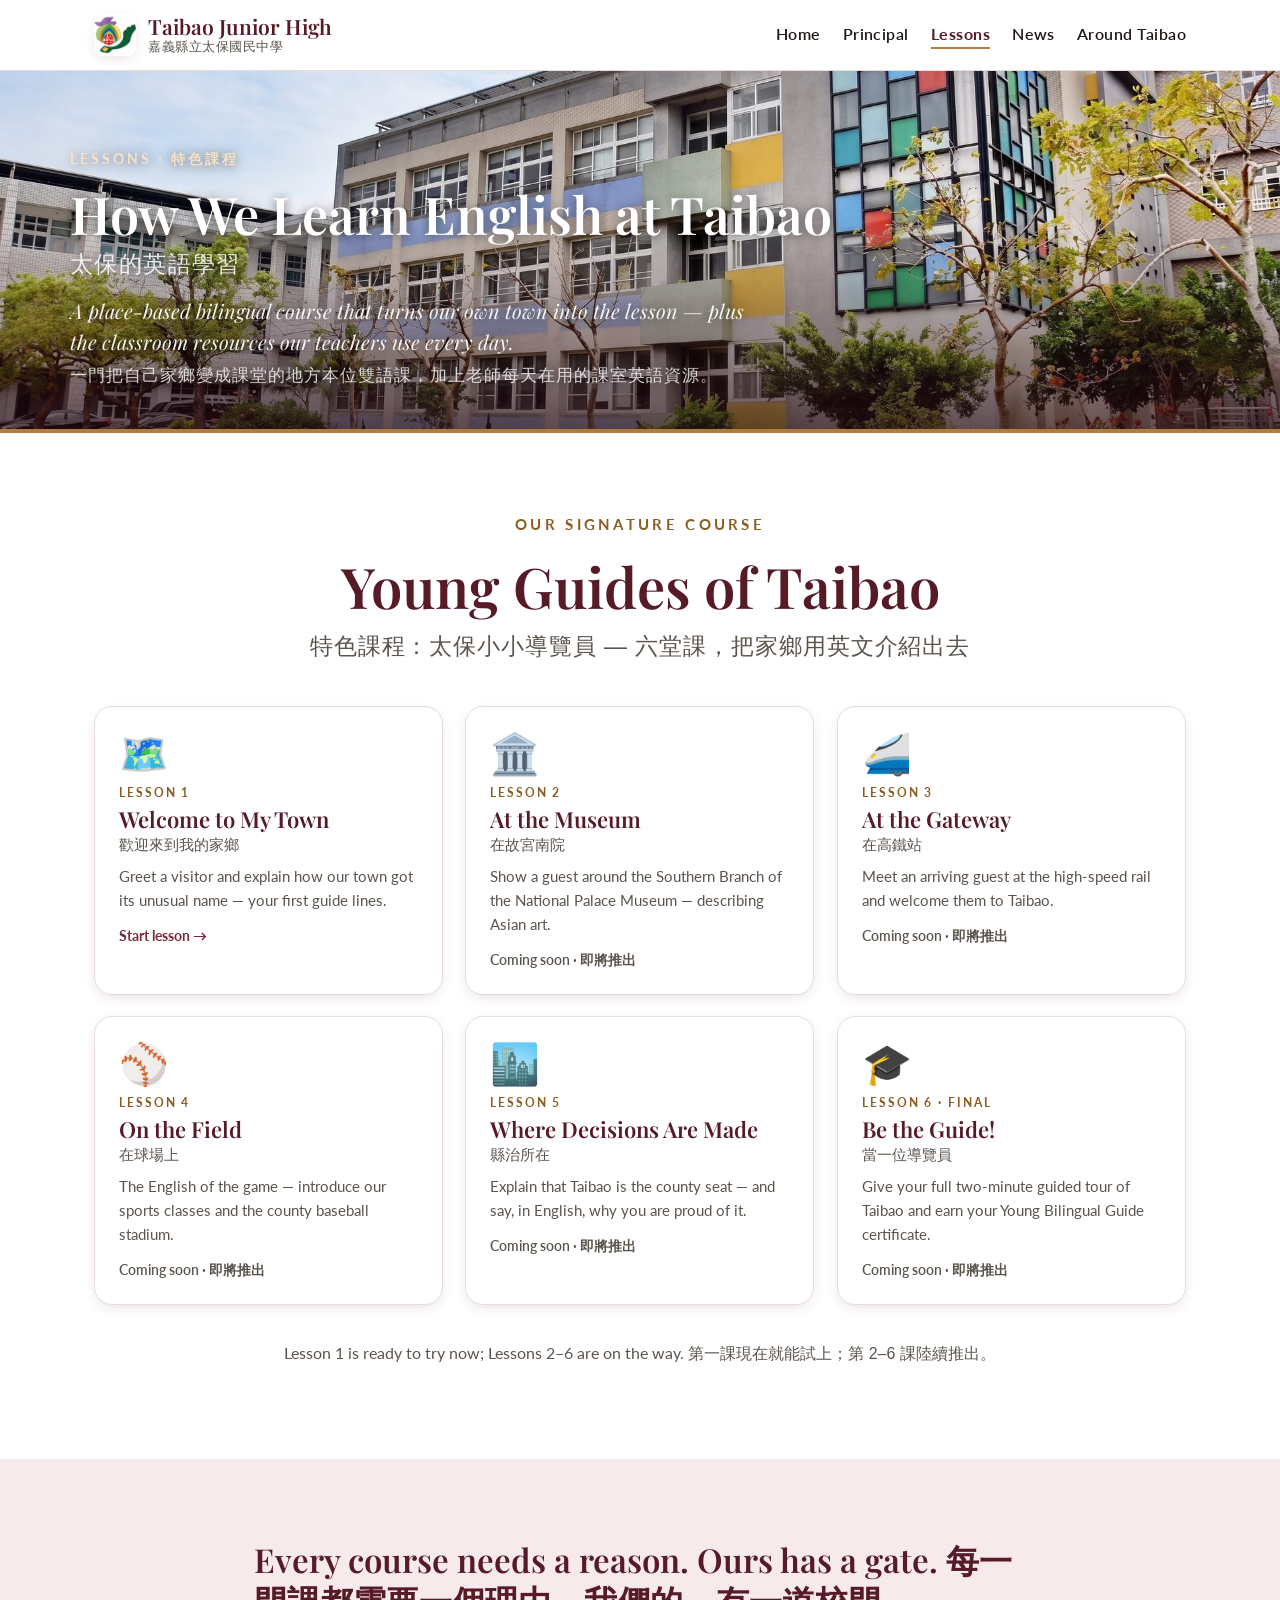
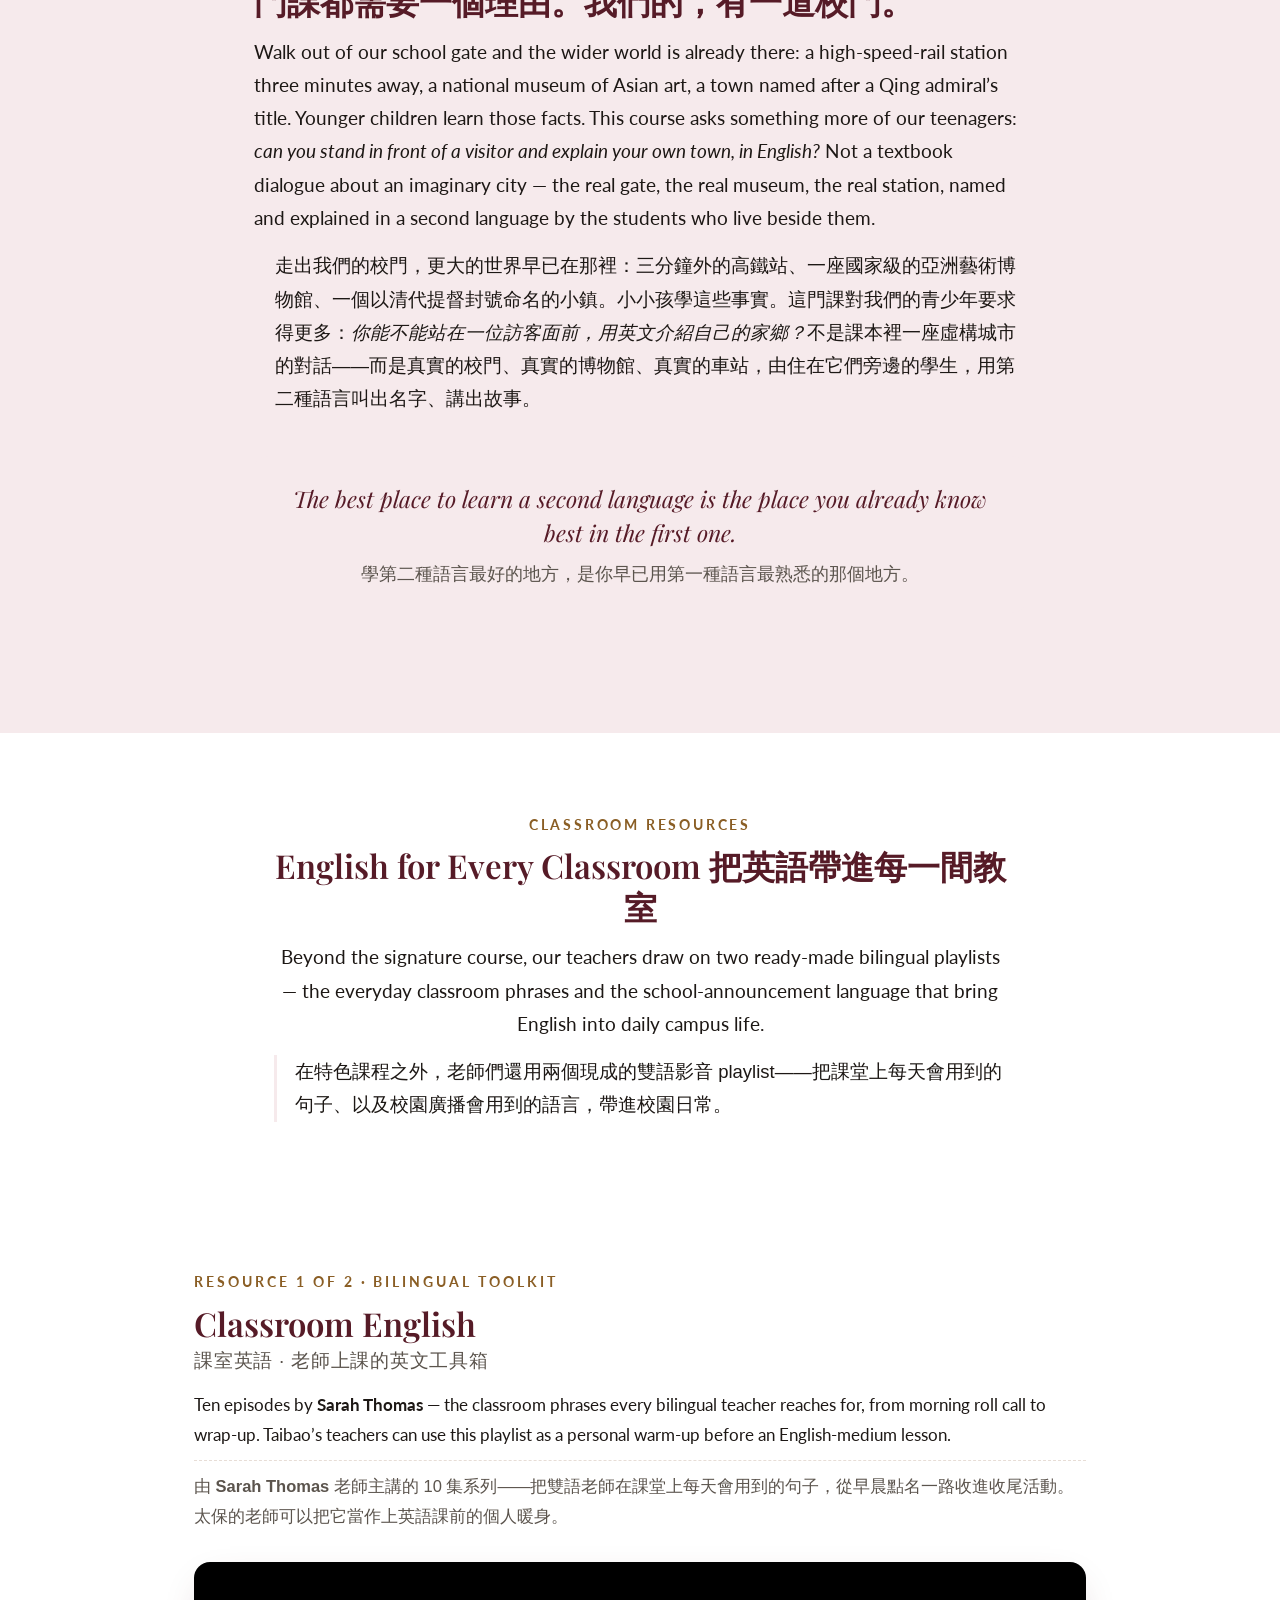
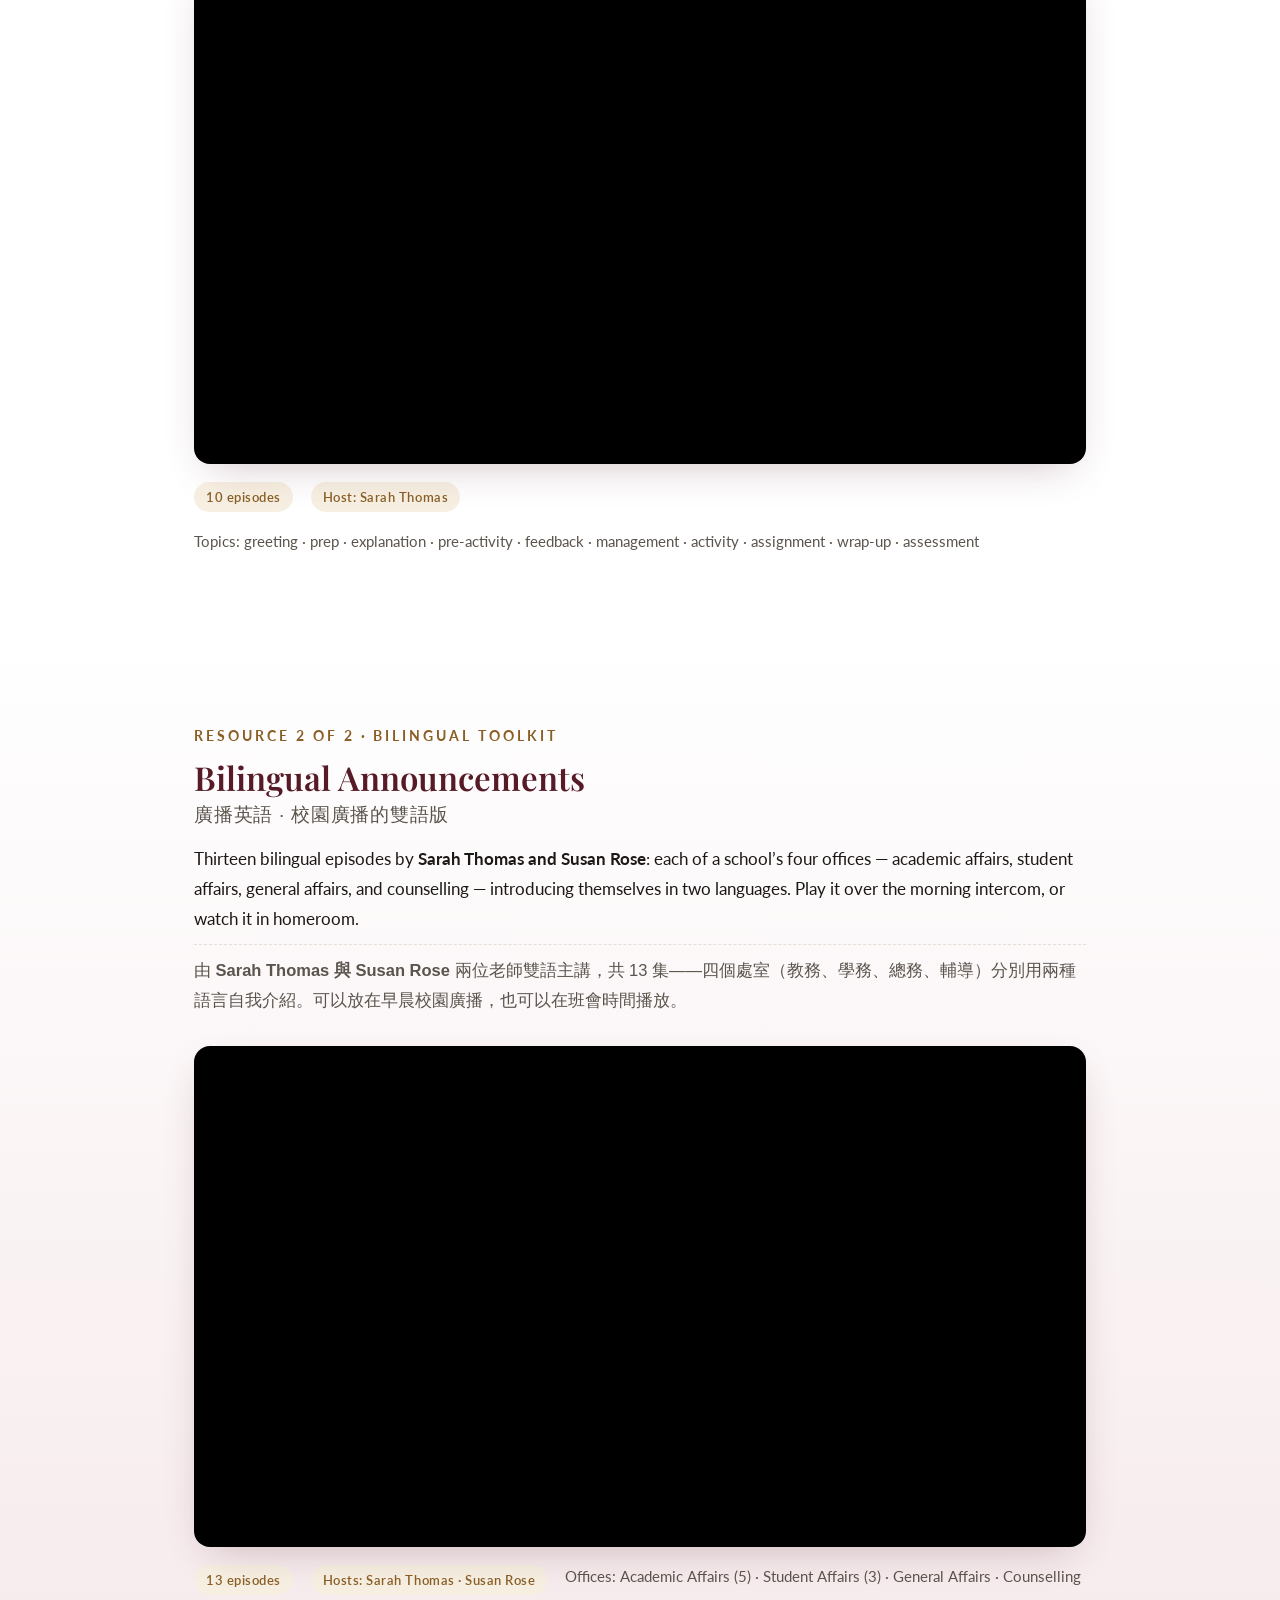
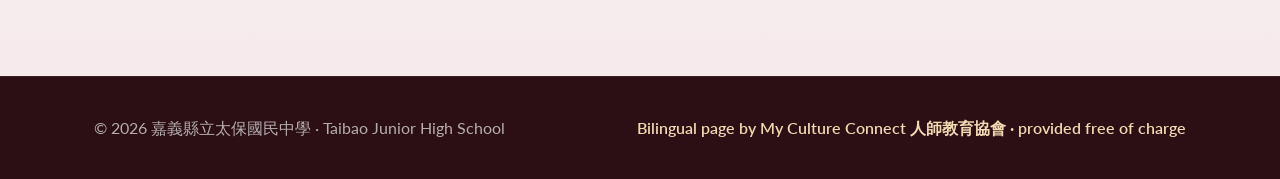
<file: lessons/index.html>
<!doctype html>
<html lang="en">
<head>
<meta charset="utf-8">
<meta name="viewport" content="width=device-width,initial-scale=1">
<title>Lessons · 特色課程 — Taibao Junior High</title>
<meta name="description" content="Lessons at Taibao Junior High — 'Young Guides of Taibao', a place-based bilingual signature course that turns our own town into an English-speaking task, plus Classroom English and Bilingual Announcements resources. 太保國中特色課程:太保小小導覽員地方本位雙語課，以及課室英語、廣播英語資源。">

<link rel="preconnect" href="https://fonts.googleapis.com">
<link rel="preconnect" href="https://fonts.gstatic.com" crossorigin>
<link href="https://fonts.googleapis.com/css2?family=Playfair+Display:ital,wght@0,500;0,600;0,700;1,500;1,600&family=Lato:wght@400;500;700&display=swap" rel="stylesheet">

<link rel="stylesheet" href="../assets/css/main.css">
<link rel="icon" type="image/png" sizes="32x32" href="/favicon-32.png">
<link rel="icon" type="image/png" sizes="192x192" href="/favicon-192.png">
<link rel="apple-touch-icon" href="/apple-touch-icon.png">
</head>
<body>


<!-- ============ TOPBAR ============ -->
<div class="topbar">
  <div class="wrap topbar-inner">
    <div class="topbar-brand">
      <a href="../" style="display:flex;align-items:center;gap:12px;color:inherit;text-decoration:none;">
        <img class="topbar-logo" src="/favicon-192.png" alt="Taibao Junior High School crest · 太保國中校徽">
        <div class="topbar-name">Taibao Junior High
          <small>嘉義縣立太保國民中學</small>
        </div>
      </a>
    </div>
    <nav class="topbar-nav">
      <a href="../">Home</a>
      <a href="../principal/">Principal</a>
      <a href="" class="is-active">Lessons</a>
      <a href="../news/">News</a>
      <a href="../around-taibao/">Around Taibao</a>
    </nav>
  </div>
</div>


<!-- ============ PAGE HERO ============ -->
<header class="page-hero ph-course">
  <div class="wrap">
    <span class="eyebrow">Lessons &middot; 特色課程</span>
    <h1>How We Learn English at Taibao
      <span class="zh">太保的英語學習</span>
    </h1>
    <p class="tagline">
      A place-based bilingual course that turns our own town into the lesson &mdash; plus the classroom resources our teachers use every day.
      <span class="zh">一門把自己家鄉變成課堂的地方本位雙語課，加上老師每天在用的課室英語資源。</span>
    </p>
  </div>
</header>


<!-- ============ SIGNATURE COURSE — THE 6 LESSONS ============ -->
<section class="about" style="background:#fff;padding-top:70px;">
  <div class="wrap">
    <div class="section-head" style="margin-bottom:40px;">
      <div class="eyebrow">Our Signature Course</div>
      <h2>Young Guides of Taibao</h2>
      <div class="h2-zh">特色課程：太保小小導覽員 — 六堂課，把家鄉用英文介紹出去</div>
    </div>

    <div class="course-grid">

      <a class="lcard" href="lesson/">
        <div class="lc-emoji">🗺️</div>
        <div class="lc-num">Lesson 1</div>
        <h3>Welcome to My Town<span class="zh">歡迎來到我的家鄉</span></h3>
        <p>Greet a visitor and explain how our town got its unusual name &mdash; your first guide lines.</p>
        <div class="go">Start lesson →</div>
      </a>

      <div class="lcard soon">
        <div class="lc-emoji">🏛️</div>
        <div class="lc-num">Lesson 2</div>
        <h3>At the Museum<span class="zh">在故宮南院</span></h3>
        <p>Show a guest around the Southern Branch of the National Palace Museum &mdash; describing Asian art.</p>
        <div class="go muted">Coming soon · 即將推出</div>
      </div>

      <div class="lcard soon">
        <div class="lc-emoji">🚄</div>
        <div class="lc-num">Lesson 3</div>
        <h3>At the Gateway<span class="zh">在高鐵站</span></h3>
        <p>Meet an arriving guest at the high-speed rail and welcome them to Taibao.</p>
        <div class="go muted">Coming soon · 即將推出</div>
      </div>

      <div class="lcard soon">
        <div class="lc-emoji">⚾</div>
        <div class="lc-num">Lesson 4</div>
        <h3>On the Field<span class="zh">在球場上</span></h3>
        <p>The English of the game &mdash; introduce our sports classes and the county baseball stadium.</p>
        <div class="go muted">Coming soon · 即將推出</div>
      </div>

      <div class="lcard soon">
        <div class="lc-emoji">🏙️</div>
        <div class="lc-num">Lesson 5</div>
        <h3>Where Decisions Are Made<span class="zh">縣治所在</span></h3>
        <p>Explain that Taibao is the county seat &mdash; and say, in English, why you are proud of it.</p>
        <div class="go muted">Coming soon · 即將推出</div>
      </div>

      <div class="lcard soon">
        <div class="lc-emoji">🎓</div>
        <div class="lc-num">Lesson 6 · Final</div>
        <h3>Be the Guide!<span class="zh">當一位導覽員</span></h3>
        <p>Give your full two-minute guided tour of Taibao and earn your Young Bilingual Guide certificate.</p>
        <div class="go muted">Coming soon · 即將推出</div>
      </div>

    </div>

    <p style="text-align:center;margin-top:34px;color:var(--ink-soft);font-size:16px;">
      Lesson 1 is ready to try now; Lessons 2&ndash;6 are on the way.
      <span style="font-family:'PingFang TC',sans-serif;">第一課現在就能試上；第 2&ndash;6 課陸續推出。</span>
    </p>
  </div>
</section>


<!-- ============ ORIGIN ============ -->
<section class="prose" style="background:var(--garnet-soft);">
  <div class="wrap prose-inner">
    <h2>Every course needs a reason. Ours has a gate.
      <span class="zh">每一門課都需要一個理由。我們的，有一道校門。</span>
    </h2>
    <p>Walk out of our school gate and the wider world is already there: a high-speed-rail station three minutes away, a national museum of Asian art, a town named after a Qing admiral&rsquo;s title. Younger children learn those facts. This course asks something more of our teenagers: <em>can you stand in front of a visitor and explain your own town, in English?</em> Not a textbook dialogue about an imaginary city &mdash; the real gate, the real museum, the real station, named and explained in a second language by the students who live beside them.</p>
    <div class="zh-block">
      <p>走出我們的校門，更大的世界早已在那裡：三分鐘外的高鐵站、一座國家級的亞洲藝術博物館、一個以清代提督封號命名的小鎮。小小孩學這些事實。這門課對我們的青少年要求得更多：<em>你能不能站在一位訪客面前，用英文介紹自己的家鄉？</em>不是課本裡一座虛構城市的對話——而是真實的校門、真實的博物館、真實的車站，由住在它們旁邊的學生，用第二種語言叫出名字、講出故事。</p>
    </div>
    <p class="pull-quote">
      The best place to learn a second language is the place you already know best in the first one.
      <span class="zh">學第二種語言最好的地方，是你早已用第一種語言最熟悉的那個地方。</span>
    </p>
  </div>
</section>


<!-- ============ CLASSROOM RESOURCES intro ============ -->
<section class="prose" style="padding-bottom:30px;">
  <div class="wrap prose-inner" style="text-align:center;max-width:780px;">
    <div class="eyebrow" style="color:var(--bronze-deep);font-weight:700;letter-spacing:.2em;text-transform:uppercase;font-size:14px;">Classroom Resources</div>
    <h2 style="margin-top:8px;">English for Every Classroom
      <span class="zh">把英語帶進每一間教室</span>
    </h2>
    <p>Beyond the signature course, our teachers draw on two ready-made bilingual playlists &mdash; the everyday classroom phrases and the school-announcement language that bring English into daily campus life.</p>
    <div class="zh-block" style="text-align:left;">
      <p>在特色課程之外，老師們還用兩個現成的雙語影音 playlist——把課堂上每天會用到的句子、以及校園廣播會用到的語言，帶進校園日常。</p>
    </div>
  </div>
</section>


<!-- ============ PLAYLIST 1 — CLASSROOM ENGLISH ============ -->
<section class="playlist-section">
  <div class="playlist-wrap wrap">
    <div class="playlist-head">
      <span class="eyebrow">Resource 1 of 2 &middot; Bilingual Toolkit</span>
      <h2>Classroom English
        <span class="zh">課室英語 · 老師上課的英文工具箱</span>
      </h2>
      <p class="intro">Ten episodes by <strong>Sarah Thomas</strong> &mdash; the classroom phrases every bilingual teacher reaches for, from morning roll call to wrap-up. Taibao&rsquo;s teachers can use this playlist as a personal warm-up before an English-medium lesson.</p>
      <p class="intro-zh">由 <strong>Sarah Thomas</strong> 老師主講的 10 集系列——把雙語老師在課堂上每天會用到的句子，從早晨點名一路收進收尾活動。太保的老師可以把它當作上英語課前的個人暖身。</p>
    </div>

    <div class="playlist-frame">
      <iframe
        src="https://www.youtube-nocookie.com/embed/videoseries?list=PL01OhMUI2G8UDZ8tSZ6MTGyjXsGEJ24wZ&rel=0"
        title="Classroom English playlist"
        loading="lazy"
        allow="accelerometer; clipboard-write; encrypted-media; gyroscope; picture-in-picture; web-share"
        allowfullscreen></iframe>
    </div>

    <div class="playlist-meta">
      <span class="tag">10 episodes</span>
      <span class="tag">Host: Sarah Thomas</span>
      <span>Topics: greeting · prep · explanation · pre-activity · feedback · management · activity · assignment · wrap-up · assessment</span>
    </div>
  </div>
</section>


<!-- ============ PLAYLIST 2 — ANNOUNCEMENTS ============ -->
<section class="playlist-section alt">
  <div class="playlist-wrap wrap">
    <div class="playlist-head">
      <span class="eyebrow">Resource 2 of 2 &middot; Bilingual Toolkit</span>
      <h2>Bilingual Announcements
        <span class="zh">廣播英語 · 校園廣播的雙語版</span>
      </h2>
      <p class="intro">Thirteen bilingual episodes by <strong>Sarah Thomas and Susan Rose</strong>: each of a school&rsquo;s four offices &mdash; academic affairs, student affairs, general affairs, and counselling &mdash; introducing themselves in two languages. Play it over the morning intercom, or watch it in homeroom.</p>
      <p class="intro-zh">由 <strong>Sarah Thomas 與 Susan Rose</strong> 兩位老師雙語主講，共 13 集——四個處室（教務、學務、總務、輔導）分別用兩種語言自我介紹。可以放在早晨校園廣播，也可以在班會時間播放。</p>
    </div>

    <div class="playlist-frame">
      <iframe
        src="https://www.youtube-nocookie.com/embed/videoseries?list=PL01OhMUI2G8U2l5LnxUpEA_Uvi-5wdTKy&rel=0"
        title="Bilingual Announcements playlist"
        loading="lazy"
        allow="accelerometer; clipboard-write; encrypted-media; gyroscope; picture-in-picture; web-share"
        allowfullscreen></iframe>
    </div>

    <div class="playlist-meta">
      <span class="tag">13 episodes</span>
      <span class="tag">Hosts: Sarah Thomas &middot; Susan Rose</span>
      <span>Offices: Academic Affairs (5) · Student Affairs (3) · General Affairs · Counselling</span>
    </div>
  </div>
</section>


<!-- ============ FOOTER ============ -->
<footer>
  <div class="wrap">
    <div>© 2026 嘉義縣立太保國民中學 · Taibao Junior High School</div>
    <div class="partner">Bilingual page by <a href="https://www.mycultureconnect.org/" target="_blank" rel="noopener">My Culture Connect 人師教育協會</a> &middot; provided free of charge</div>
  </div>
</footer>

<script src="../assets/js/site.js"></script>
</body>
</html>
</file>
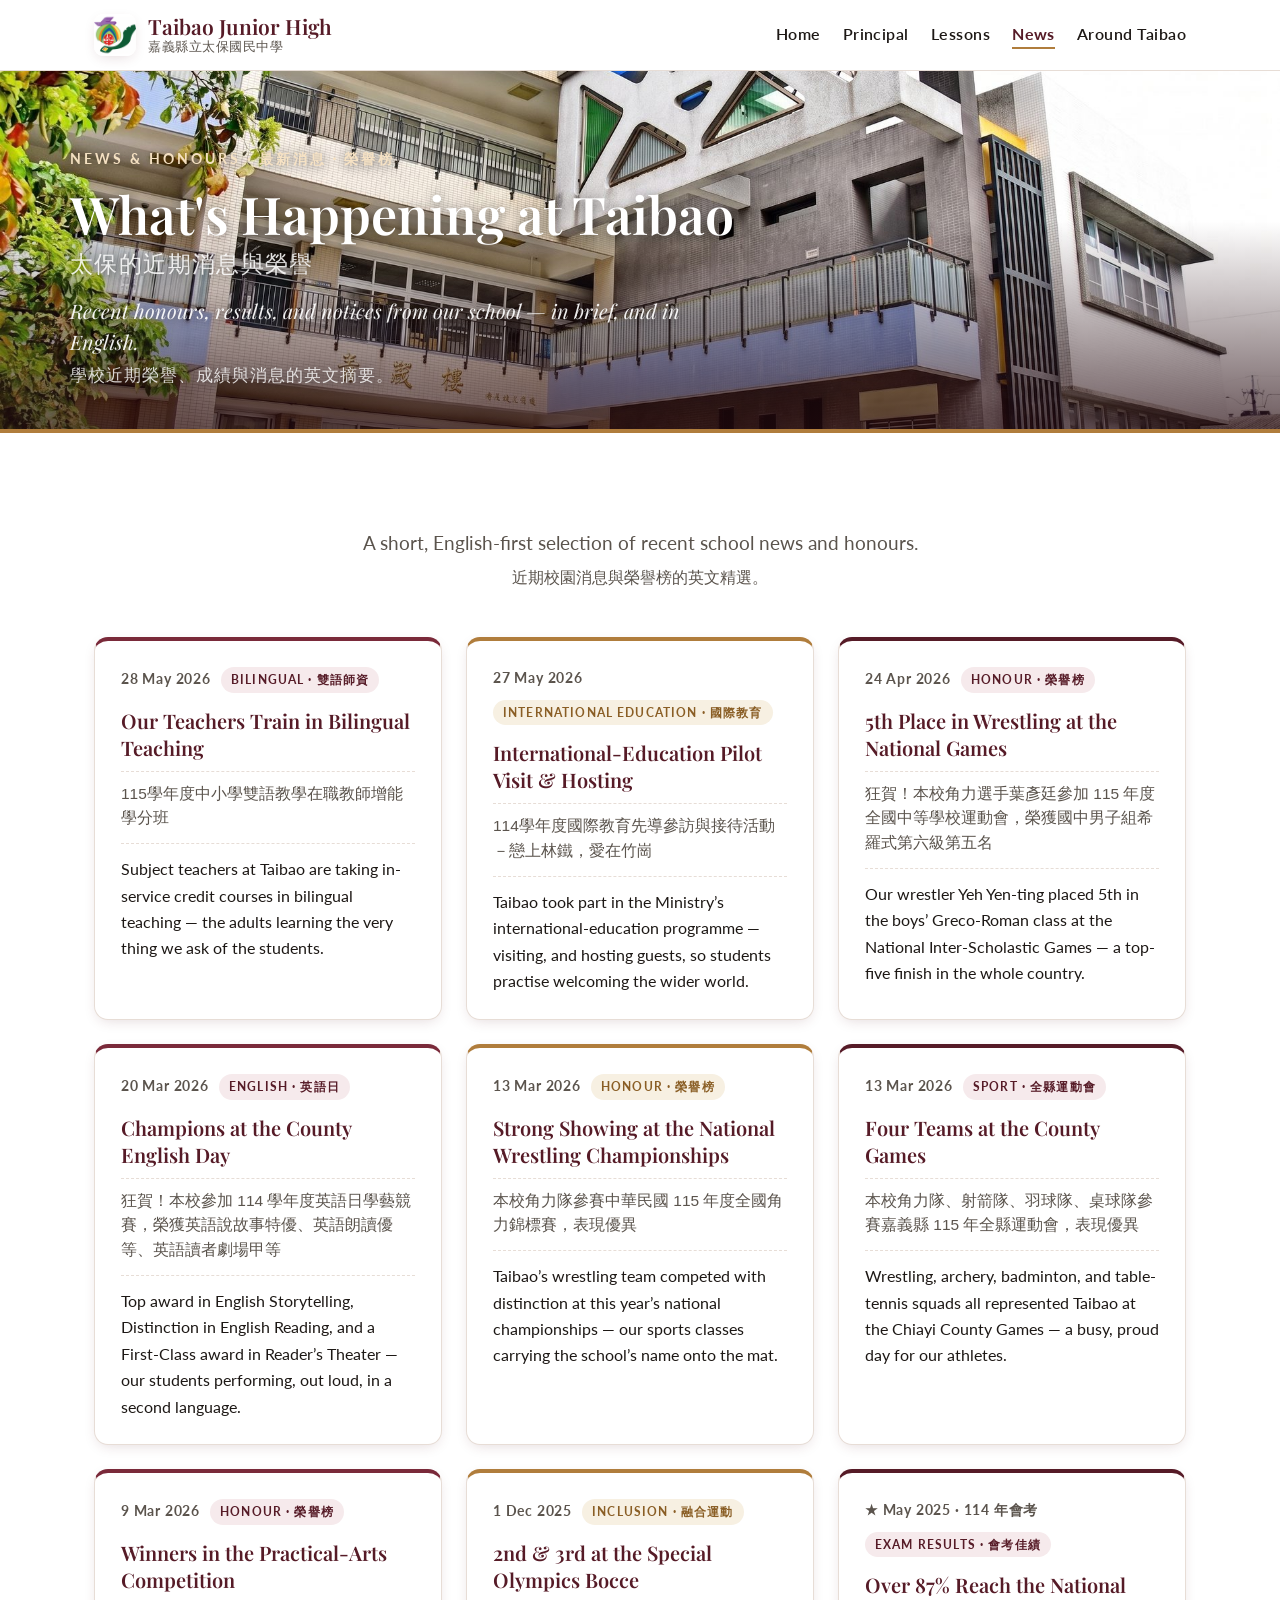
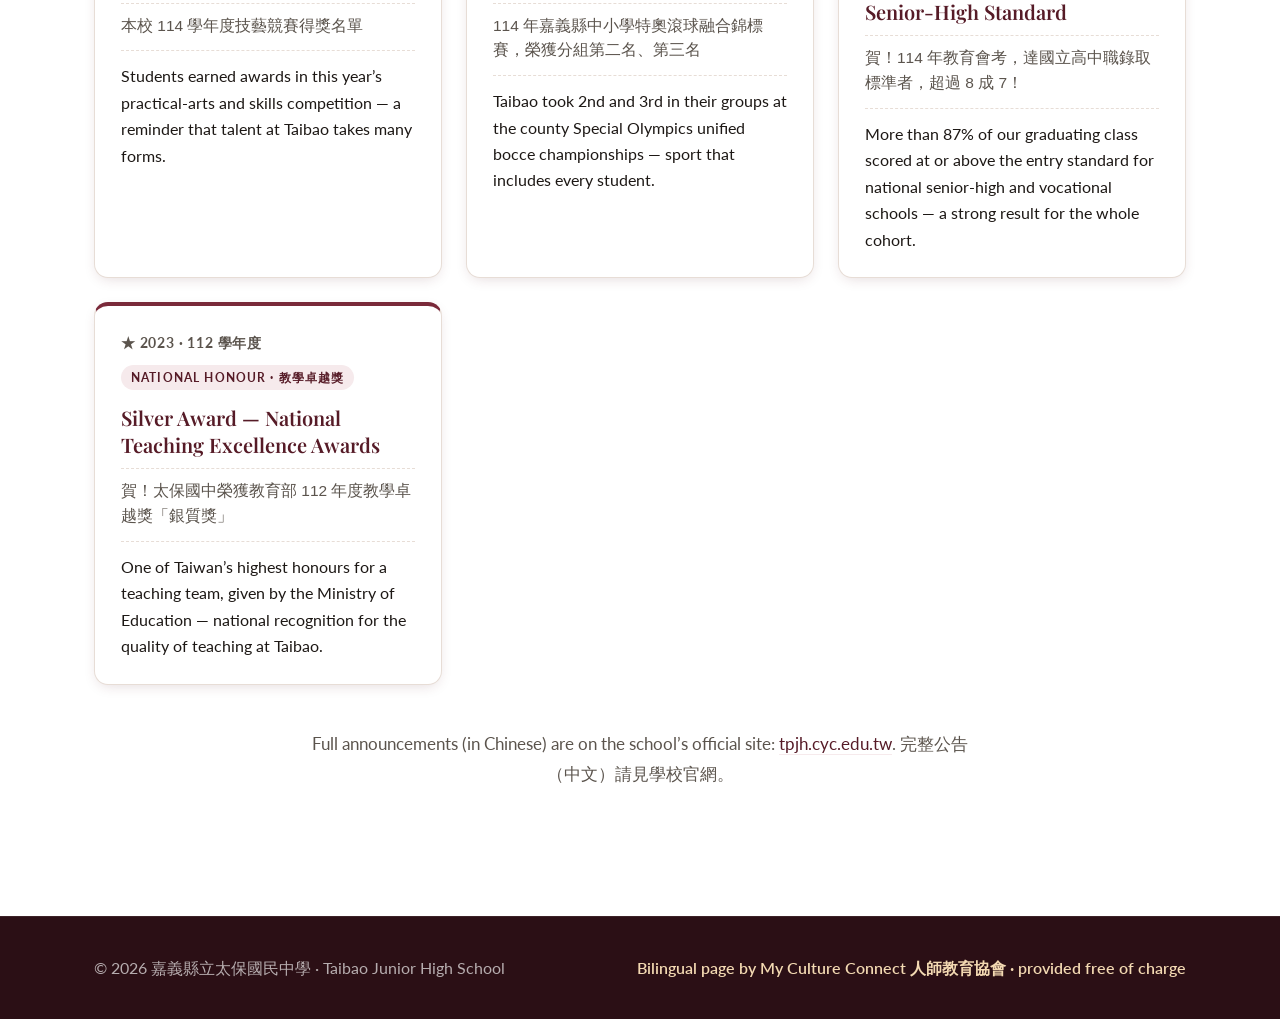
<file: news/index.html>
<!doctype html>
<html lang="en">
<head>
<meta charset="utf-8">
<meta http-equiv="Cache-Control" content="no-cache, no-store, must-revalidate">
<meta name="viewport" content="width=device-width,initial-scale=1">
<title>News · 最新消息 — Taibao Junior High</title>
<meta name="description" content="Recent news, honours, and notices from Taibao Junior High School, Chiayi — in brief, English first. 太保國中最新消息與榮譽榜英文摘要。">

<link rel="preconnect" href="https://fonts.googleapis.com">
<link rel="preconnect" href="https://fonts.gstatic.com" crossorigin>
<link href="https://fonts.googleapis.com/css2?family=Playfair+Display:ital,wght@0,500;0,600;0,700;1,500;1,600&family=Lato:wght@400;500;700&display=swap" rel="stylesheet">

<link rel="stylesheet" href="../assets/css/main.css">
<link rel="icon" type="image/png" sizes="32x32" href="/favicon-32.png">
<link rel="icon" type="image/png" sizes="192x192" href="/favicon-192.png">
<link rel="apple-touch-icon" href="/apple-touch-icon.png">
</head>
<body>


<!-- ============ TOPBAR ============ -->
<div class="topbar">
  <div class="wrap topbar-inner">
    <div class="topbar-brand">
      <a href="../" style="display:flex;align-items:center;gap:12px;color:inherit;text-decoration:none;">
        <img class="topbar-logo" src="/favicon-192.png" alt="Taibao Junior High School crest · 太保國中校徽">
        <div class="topbar-name">Taibao Junior High
          <small>嘉義縣立太保國民中學</small>
        </div>
      </a>
    </div>
    <nav class="topbar-nav">
      <a href="../">Home</a>
      <a href="../principal/">Principal</a>
      <a href="../lessons/">Lessons</a>
      <a href="" class="is-active">News</a>
      <a href="../around-taibao/">Around Taibao</a>
    </nav>
  </div>
</div>


<!-- ============ PAGE HERO ============ -->
<header class="page-hero ph-news">
  <div class="wrap">
    <span class="eyebrow">News &amp; Honours · 最新消息・榮譽榜</span>
    <h1>What's Happening at Taibao
      <span class="zh">太保的近期消息與榮譽</span>
    </h1>
    <p class="tagline">
      Recent honours, results, and notices from our school &mdash; in brief, and in English.
      <span class="zh">學校近期榮譽、成績與消息的英文摘要。</span>
    </p>
  </div>
</header>


<!-- ============ NEWS ============ -->
<!-- English digest of the school's honour roll (榮譽榜) and notices, taken from tpjh.cyc.edu.tw.
     Self-contained — no links out (the official articles are Chinese-only). Refresh the cards
     periodically as notable school news appears. Snapshot: June 2026. -->
<section class="prose" style="padding-bottom:30px;">
  <div class="wrap prose-inner" style="max-width:820px;text-align:center;">
    <p style="color:var(--ink-soft);">
      A short, English-first selection of recent school news and honours.
      <span style="display:block;font-family:'PingFang TC',sans-serif;font-size:16px;margin-top:4px;">近期校園消息與榮譽榜的英文精選。</span>
    </p>
  </div>
</section>

<section style="padding:0 0 80px;background:#fff;">
  <div class="wrap">
    <div class="news-grid">

      <article class="news-card">
        <div class="news-top">
          <span class="date">28 May 2026</span>
          <span class="cat">Bilingual · 雙語師資</span>
        </div>
        <h3>Our Teachers Train in Bilingual Teaching</h3>
        <div class="zh-title">115學年度中小學雙語教學在職教師增能學分班</div>
        <p class="summary">Subject teachers at Taibao are taking in-service credit courses in bilingual teaching &mdash; the adults learning the very thing we ask of the students.</p>
      </article>

      <article class="news-card">
        <div class="news-top">
          <span class="date">27 May 2026</span>
          <span class="cat">International Education · 國際教育</span>
        </div>
        <h3>International-Education Pilot Visit &amp; Hosting</h3>
        <div class="zh-title">114學年度國際教育先導參訪與接待活動－戀上林鐵，愛在竹崗</div>
        <p class="summary">Taibao took part in the Ministry&rsquo;s international-education programme &mdash; visiting, and hosting guests, so students practise welcoming the wider world.</p>
      </article>

      <article class="news-card">
        <div class="news-top">
          <span class="date">24 Apr 2026</span>
          <span class="cat">Honour · 榮譽榜</span>
        </div>
        <h3>5th Place in Wrestling at the National Games</h3>
        <div class="zh-title">狂賀！本校角力選手葉彥廷參加 115 年度全國中等學校運動會，榮獲國中男子組希羅式第六級第五名</div>
        <p class="summary">Our wrestler Yeh Yen-ting placed 5th in the boys&rsquo; Greco-Roman class at the National Inter-Scholastic Games &mdash; a top-five finish in the whole country.</p>
      </article>

      <article class="news-card">
        <div class="news-top">
          <span class="date">20 Mar 2026</span>
          <span class="cat">English · 英語日</span>
        </div>
        <h3>Champions at the County English Day</h3>
        <div class="zh-title">狂賀！本校參加 114 學年度英語日學藝競賽，榮獲英語說故事特優、英語朗讀優等、英語讀者劇場甲等</div>
        <p class="summary">Top award in English Storytelling, Distinction in English Reading, and a First-Class award in Reader&rsquo;s Theater &mdash; our students performing, out loud, in a second language.</p>
      </article>

      <article class="news-card">
        <div class="news-top">
          <span class="date">13 Mar 2026</span>
          <span class="cat">Honour · 榮譽榜</span>
        </div>
        <h3>Strong Showing at the National Wrestling Championships</h3>
        <div class="zh-title">本校角力隊參賽中華民國 115 年度全國角力錦標賽，表現優異</div>
        <p class="summary">Taibao&rsquo;s wrestling team competed with distinction at this year&rsquo;s national championships &mdash; our sports classes carrying the school&rsquo;s name onto the mat.</p>
      </article>

      <article class="news-card">
        <div class="news-top">
          <span class="date">13 Mar 2026</span>
          <span class="cat">Sport · 全縣運動會</span>
        </div>
        <h3>Four Teams at the County Games</h3>
        <div class="zh-title">本校角力隊、射箭隊、羽球隊、桌球隊參賽嘉義縣 115 年全縣運動會，表現優異</div>
        <p class="summary">Wrestling, archery, badminton, and table-tennis squads all represented Taibao at the Chiayi County Games &mdash; a busy, proud day for our athletes.</p>
      </article>

      <article class="news-card">
        <div class="news-top">
          <span class="date">9 Mar 2026</span>
          <span class="cat">Honour · 榮譽榜</span>
        </div>
        <h3>Winners in the Practical-Arts Competition</h3>
        <div class="zh-title">本校 114 學年度技藝競賽得獎名單</div>
        <p class="summary">Students earned awards in this year&rsquo;s practical-arts and skills competition &mdash; a reminder that talent at Taibao takes many forms.</p>
      </article>

      <article class="news-card">
        <div class="news-top">
          <span class="date">1 Dec 2025</span>
          <span class="cat">Inclusion · 融合運動</span>
        </div>
        <h3>2nd &amp; 3rd at the Special Olympics Bocce</h3>
        <div class="zh-title">114 年嘉義縣中小學特奧滾球融合錦標賽，榮獲分組第二名、第三名</div>
        <p class="summary">Taibao took 2nd and 3rd in their groups at the county Special Olympics unified bocce championships &mdash; sport that includes every student.</p>
      </article>

      <article class="news-card">
        <div class="news-top">
          <span class="date">★ May 2025 · 114 年會考</span>
          <span class="cat">Exam Results · 會考佳績</span>
        </div>
        <h3>Over 87% Reach the National Senior-High Standard</h3>
        <div class="zh-title">賀！114 年教育會考，達國立高中職錄取標準者，超過 8 成 7！</div>
        <p class="summary">More than 87% of our graduating class scored at or above the entry standard for national senior-high and vocational schools &mdash; a strong result for the whole cohort.</p>
      </article>

      <article class="news-card">
        <div class="news-top">
          <span class="date">★ 2023 · 112 學年度</span>
          <span class="cat">National Honour · 教學卓越獎</span>
        </div>
        <h3>Silver Award — National Teaching Excellence Awards</h3>
        <div class="zh-title">賀！太保國中榮獲教育部 112 年度教學卓越獎「銀質獎」</div>
        <p class="summary">One of Taiwan&rsquo;s highest honours for a teaching team, given by the Ministry of Education &mdash; national recognition for the quality of teaching at Taibao.</p>
      </article>

    </div>

    <p class="news-meta" style="margin-top:46px;">
      Full announcements (in Chinese) are on the school&rsquo;s official site:
      <a href="https://www.tpjh.cyc.edu.tw/" target="_blank" rel="noopener">tpjh.cyc.edu.tw</a>.
      <span style="font-family:'PingFang TC',sans-serif;">完整公告（中文）請見學校官網。</span>
    </p>
  </div>
</section>


<!-- ============ FOOTER ============ -->
<footer>
  <div class="wrap">
    <div>© 2026 嘉義縣立太保國民中學 · Taibao Junior High School</div>
    <div class="partner">Bilingual page by <a href="https://www.mycultureconnect.org/" target="_blank" rel="noopener">My Culture Connect 人師教育協會</a> &middot; provided free of charge</div>
  </div>
</footer>

<script src="../assets/js/site.js"></script>
</body>
</html>
</file>
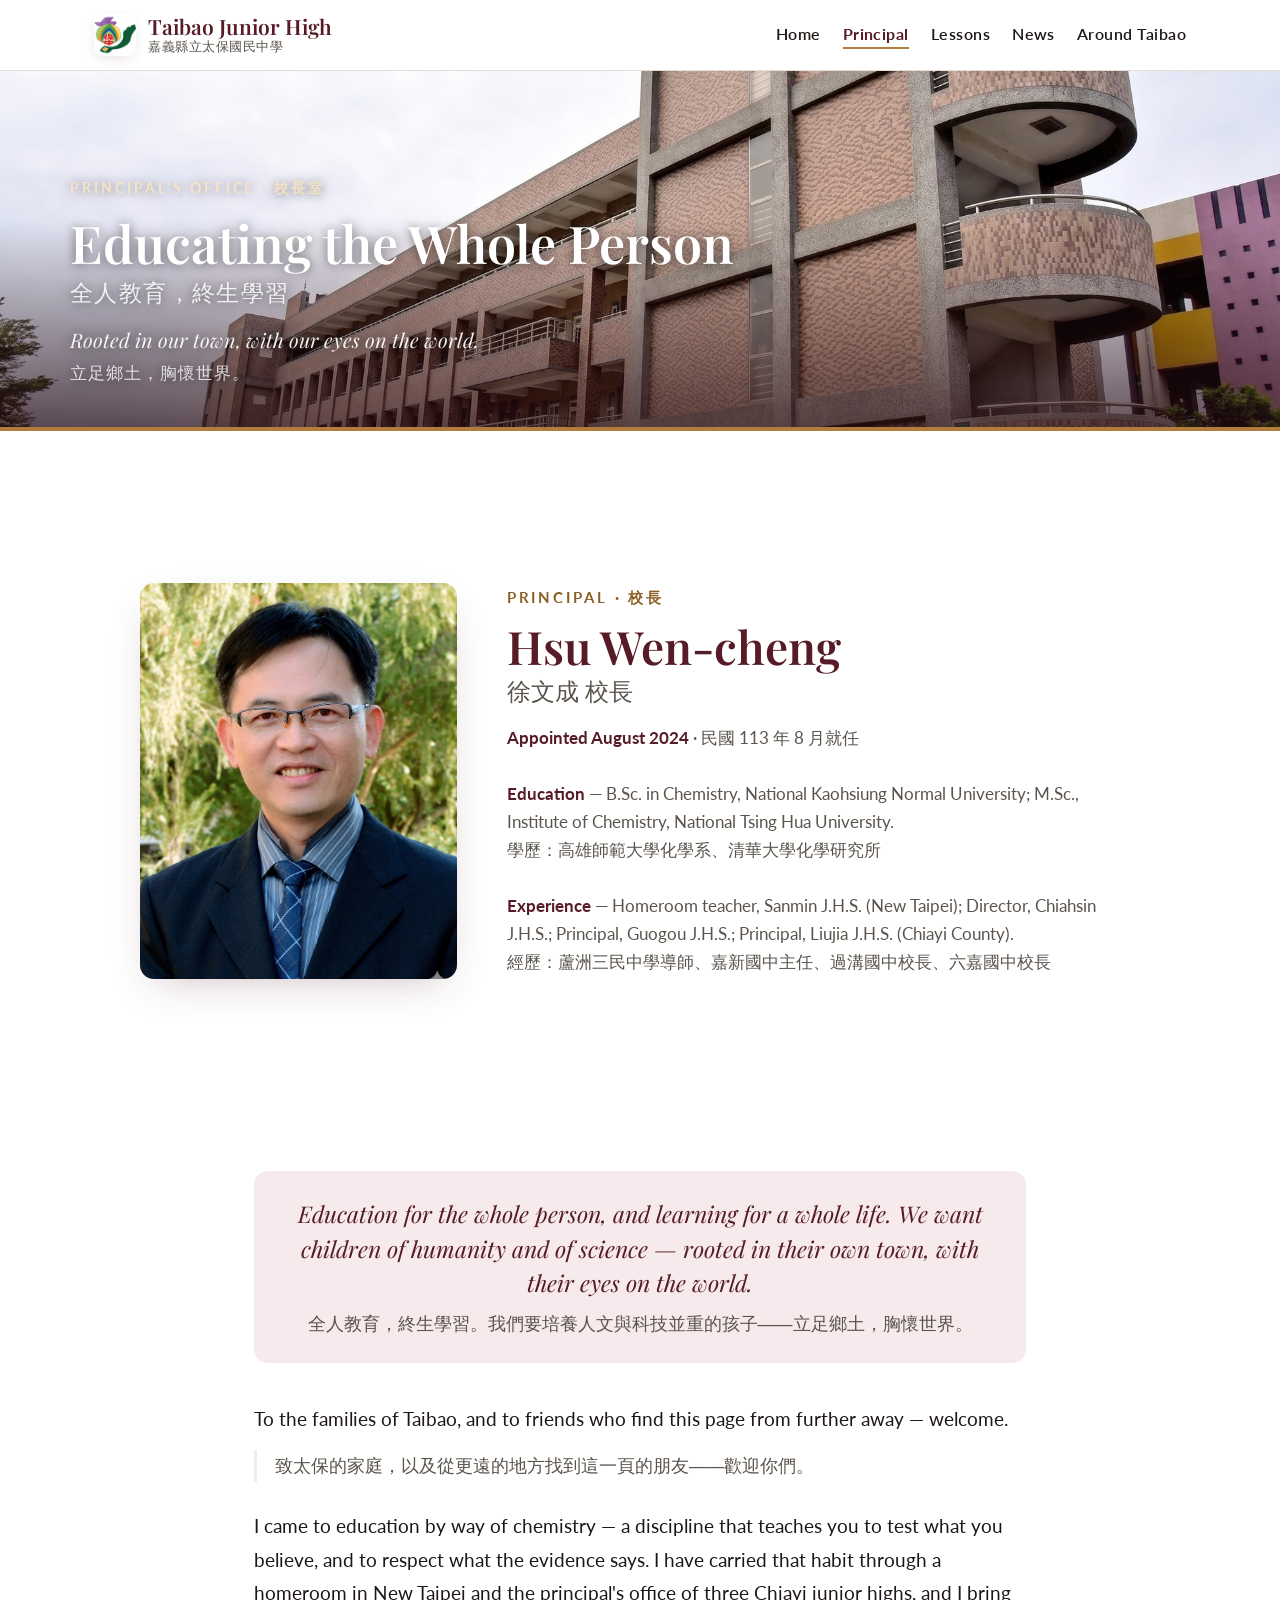
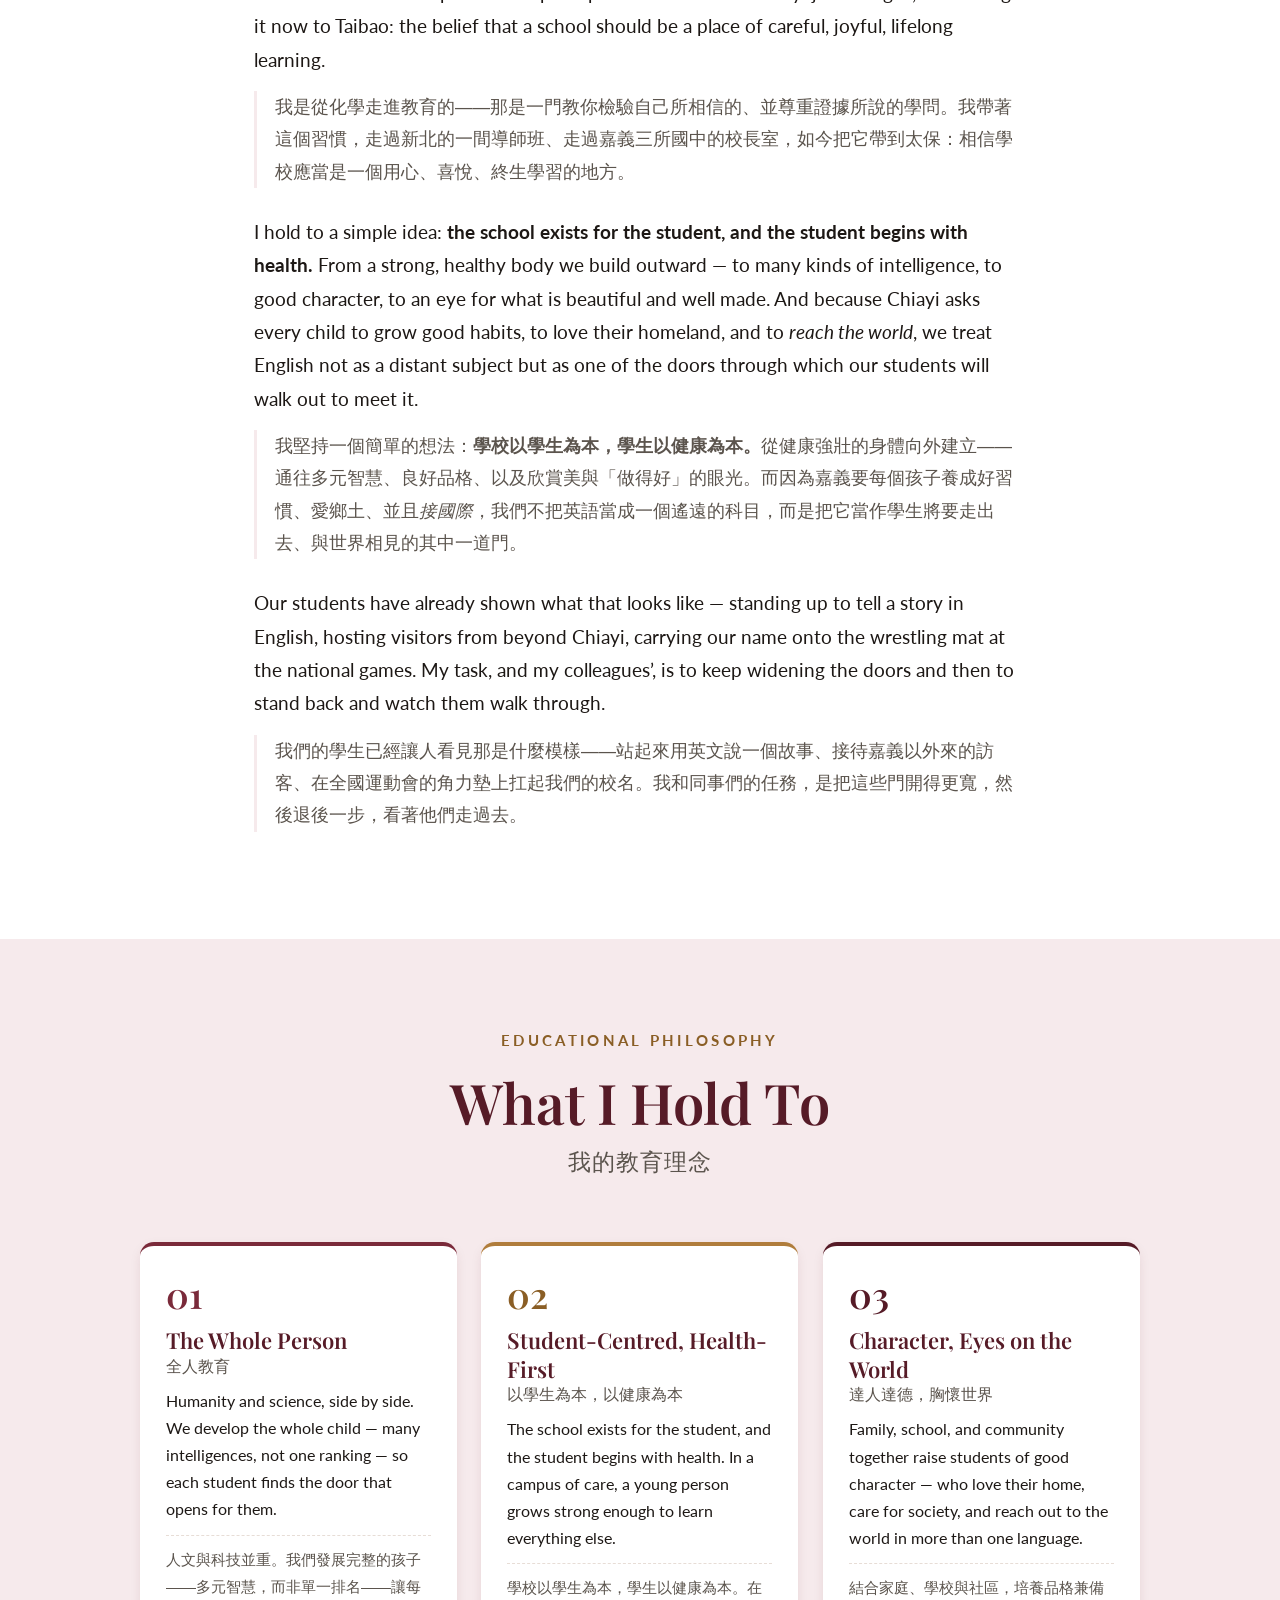
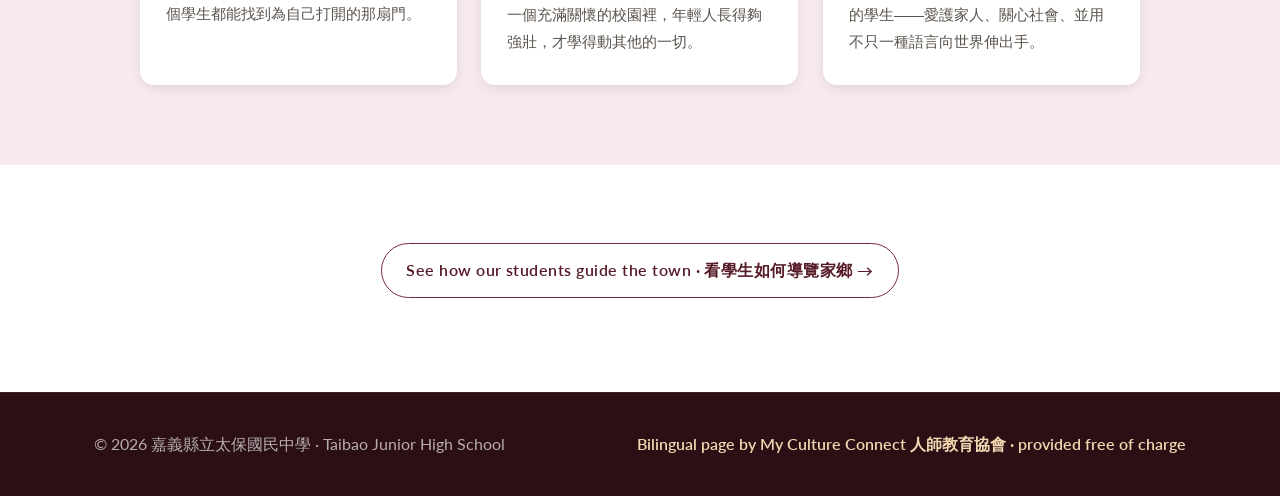
<file: principal/index.html>
<!doctype html>
<html lang="en">
<head>
<meta charset="utf-8">
<meta name="viewport" content="width=device-width,initial-scale=1">
<title>Principal's Office · 校長室 — Taibao Junior High</title>
<meta name="description" content="A word from Principal Hsu Wen-cheng of Taibao Junior High School, Chiayi — on whole-person education, on health and character, and on raising students with their eyes on the world. 太保國中校長徐文成的教育理念:全人教育、以學生為本、胸懷世界。">

<link rel="preconnect" href="https://fonts.googleapis.com">
<link rel="preconnect" href="https://fonts.gstatic.com" crossorigin>
<link href="https://fonts.googleapis.com/css2?family=Playfair+Display:ital,wght@0,500;0,600;0,700;1,500;1,600&family=Lato:wght@400;500;700&display=swap" rel="stylesheet">

<link rel="stylesheet" href="../assets/css/main.css">
<link rel="icon" type="image/png" sizes="32x32" href="/favicon-32.png">
<link rel="icon" type="image/png" sizes="192x192" href="/favicon-192.png">
<link rel="apple-touch-icon" href="/apple-touch-icon.png">
</head>
<body>


<!-- ============ TOPBAR ============ -->
<div class="topbar">
  <div class="wrap topbar-inner">
    <div class="topbar-brand">
      <a href="../" style="display:flex;align-items:center;gap:12px;color:inherit;text-decoration:none;">
        <img class="topbar-logo" src="/favicon-192.png" alt="Taibao Junior High School crest · 太保國中校徽">
        <div class="topbar-name">Taibao Junior High
          <small>嘉義縣立太保國民中學</small>
        </div>
      </a>
    </div>
    <nav class="topbar-nav">
      <a href="../">Home</a>
      <a href="" class="is-active">Principal</a>
      <a href="../lessons/">Lessons</a>
      <a href="../news/">News</a>
      <a href="../around-taibao/">Around Taibao</a>
    </nav>
  </div>
</div>


<!-- ============ PAGE HERO ============ -->
<header class="page-hero ph-principal">
  <div class="wrap">
    <span class="eyebrow">Principal's Office &middot; 校長室</span>
    <h1>Educating the Whole Person
      <span class="zh">全人教育，終生學習</span>
    </h1>
    <p class="tagline">
      Rooted in our town, with our eyes on the world.
      <span class="zh">立足鄉土，胸懷世界。</span>
    </p>
  </div>
</header>


<!-- ============ PORTRAIT + WORD ============ -->
<!-- NOTE: 徐文成 per Chiayi County school registry (appointed 2024-08); credentials & 教育理念
     from the school's principal page. Confirm English romanisation with the school before launch. -->
<section style="background:#fff;">
  <div class="wrap">
    <div class="principal-portrait">
      <div class="photo-box">
        <img src="../photos/principal-portrait.jpg" alt="Principal Hsu Wen-cheng · 徐文成校長">
      </div>
      <div class="text">
        <div class="role">Principal · 校長</div>
        <h1>Hsu Wen-cheng
          <span class="zh">徐文成 校長</span>
        </h1>
        <p class="credentials">
          <strong>Appointed August 2024</strong> · 民國 113 年 8 月就任<br><br>
          <strong>Education</strong> — B.Sc. in Chemistry, National Kaohsiung Normal University; M.Sc., Institute of Chemistry, National Tsing Hua University.<br>
          <span style="font-family:'PingFang TC',sans-serif;">學歷：高雄師範大學化學系、清華大學化學研究所</span><br><br>
          <strong>Experience</strong> — Homeroom teacher, Sanmin J.H.S. (New Taipei); Director, Chiahsin J.H.S.; Principal, Guogou J.H.S.; Principal, Liujia J.H.S. (Chiayi County).<br>
          <span style="font-family:'PingFang TC',sans-serif;">經歷：蘆洲三民中學導師、嘉新國中主任、過溝國中校長、六嘉國中校長</span>
        </p>
      </div>
    </div>
  </div>
</section>


<!-- ============ THE WORD (prose) ============ -->
<section class="prose" style="padding-top:0;">
  <div class="wrap prose-inner">
    <p class="pull-quote">
      Education for the whole person, and learning for a whole life. We want children of humanity <em>and</em> of science &mdash; rooted in their own town, with their eyes on the world.
      <span class="zh">全人教育，終生學習。我們要培養人文與科技並重的孩子——立足鄉土，胸懷世界。</span>
    </p>

    <p>To the families of Taibao, and to friends who find this page from further away &mdash; welcome.</p>
    <div class="zh-block">致太保的家庭，以及從更遠的地方找到這一頁的朋友——歡迎你們。</div>

    <p>I came to education by way of chemistry &mdash; a discipline that teaches you to test what you believe, and to respect what the evidence says. I have carried that habit through a homeroom in New Taipei and the principal's office of three Chiayi junior highs, and I bring it now to Taibao: the belief that a school should be a place of careful, joyful, lifelong learning.</p>
    <div class="zh-block">我是從化學走進教育的——那是一門教你檢驗自己所相信的、並尊重證據所說的學問。我帶著這個習慣，走過新北的一間導師班、走過嘉義三所國中的校長室，如今把它帶到太保：相信學校應當是一個用心、喜悅、終生學習的地方。</div>

    <p>I hold to a simple idea: <strong>the school exists for the student, and the student begins with health.</strong> From a strong, healthy body we build outward &mdash; to many kinds of intelligence, to good character, to an eye for what is beautiful and well made. And because Chiayi asks every child to grow good habits, to love their homeland, and to <em>reach the world</em>, we treat English not as a distant subject but as one of the doors through which our students will walk out to meet it.</p>
    <div class="zh-block">我堅持一個簡單的想法：<strong>學校以學生為本，學生以健康為本。</strong>從健康強壯的身體向外建立——通往多元智慧、良好品格、以及欣賞美與「做得好」的眼光。而因為嘉義要每個孩子養成好習慣、愛鄉土、並且<em>接國際</em>，我們不把英語當成一個遙遠的科目，而是把它當作學生將要走出去、與世界相見的其中一道門。</div>

    <p>Our students have already shown what that looks like &mdash; standing up to tell a story in English, hosting visitors from beyond Chiayi, carrying our name onto the wrestling mat at the national games. My task, and my colleagues&rsquo;, is to keep widening the doors and then to stand back and watch them walk through.</p>
    <div class="zh-block">我們的學生已經讓人看見那是什麼模樣——站起來用英文說一個故事、接待嘉義以外來的訪客、在全國運動會的角力墊上扛起我們的校名。我和同事們的任務，是把這些門開得更寬，然後退後一步，看著他們走過去。</div>
  </div>
</section>


<!-- ============ COMMITMENTS (from the principal's educational philosophy) ============ -->
<section class="commitments">
  <div class="wrap">
    <div class="section-head">
      <div class="eyebrow">Educational Philosophy</div>
      <h2 style="color:var(--garnet-deep);">What I Hold To</h2>
      <div class="h2-zh">我的教育理念</div>
    </div>
    <div class="commitments-grid">
      <article class="commit">
        <div class="num">01</div>
        <h3>The Whole Person
          <span class="zh">全人教育</span>
        </h3>
        <p>Humanity and science, side by side. We develop the whole child &mdash; many intelligences, not one ranking &mdash; so each student finds the door that opens for them.</p>
        <p class="zh">人文與科技並重。我們發展完整的孩子——多元智慧，而非單一排名——讓每個學生都能找到為自己打開的那扇門。</p>
      </article>
      <article class="commit">
        <div class="num">02</div>
        <h3>Student-Centred, Health-First
          <span class="zh">以學生為本，以健康為本</span>
        </h3>
        <p>The school exists for the student, and the student begins with health. In a campus of care, a young person grows strong enough to learn everything else.</p>
        <p class="zh">學校以學生為本，學生以健康為本。在一個充滿關懷的校園裡，年輕人長得夠強壯，才學得動其他的一切。</p>
      </article>
      <article class="commit">
        <div class="num">03</div>
        <h3>Character, Eyes on the World
          <span class="zh">達人達德，胸懷世界</span>
        </h3>
        <p>Family, school, and community together raise students of good character &mdash; who love their home, care for society, and reach out to the world in more than one language.</p>
        <p class="zh">結合家庭、學校與社區，培養品格兼備的學生——愛護家人、關心社會、並用不只一種語言向世界伸出手。</p>
      </article>
    </div>
  </div>
</section>


<!-- ============ CLOSING CTA ============ -->
<section class="prose" style="padding-top:40px;">
  <div class="wrap prose-inner" style="text-align:center;">
    <p style="text-align:center;">
      <a href="../around-taibao/" class="principal-cta">See how our students guide the town · 看學生如何導覽家鄉 →</a>
    </p>
  </div>
</section>


<!-- ============ FOOTER ============ -->
<footer>
  <div class="wrap">
    <div>© 2026 嘉義縣立太保國民中學 · Taibao Junior High School</div>
    <div class="partner">Bilingual page by <a href="https://www.mycultureconnect.org/" target="_blank" rel="noopener">My Culture Connect 人師教育協會</a> &middot; provided free of charge</div>
  </div>
</footer>

<script src="../assets/js/site.js"></script>
</body>
</html>
</file>
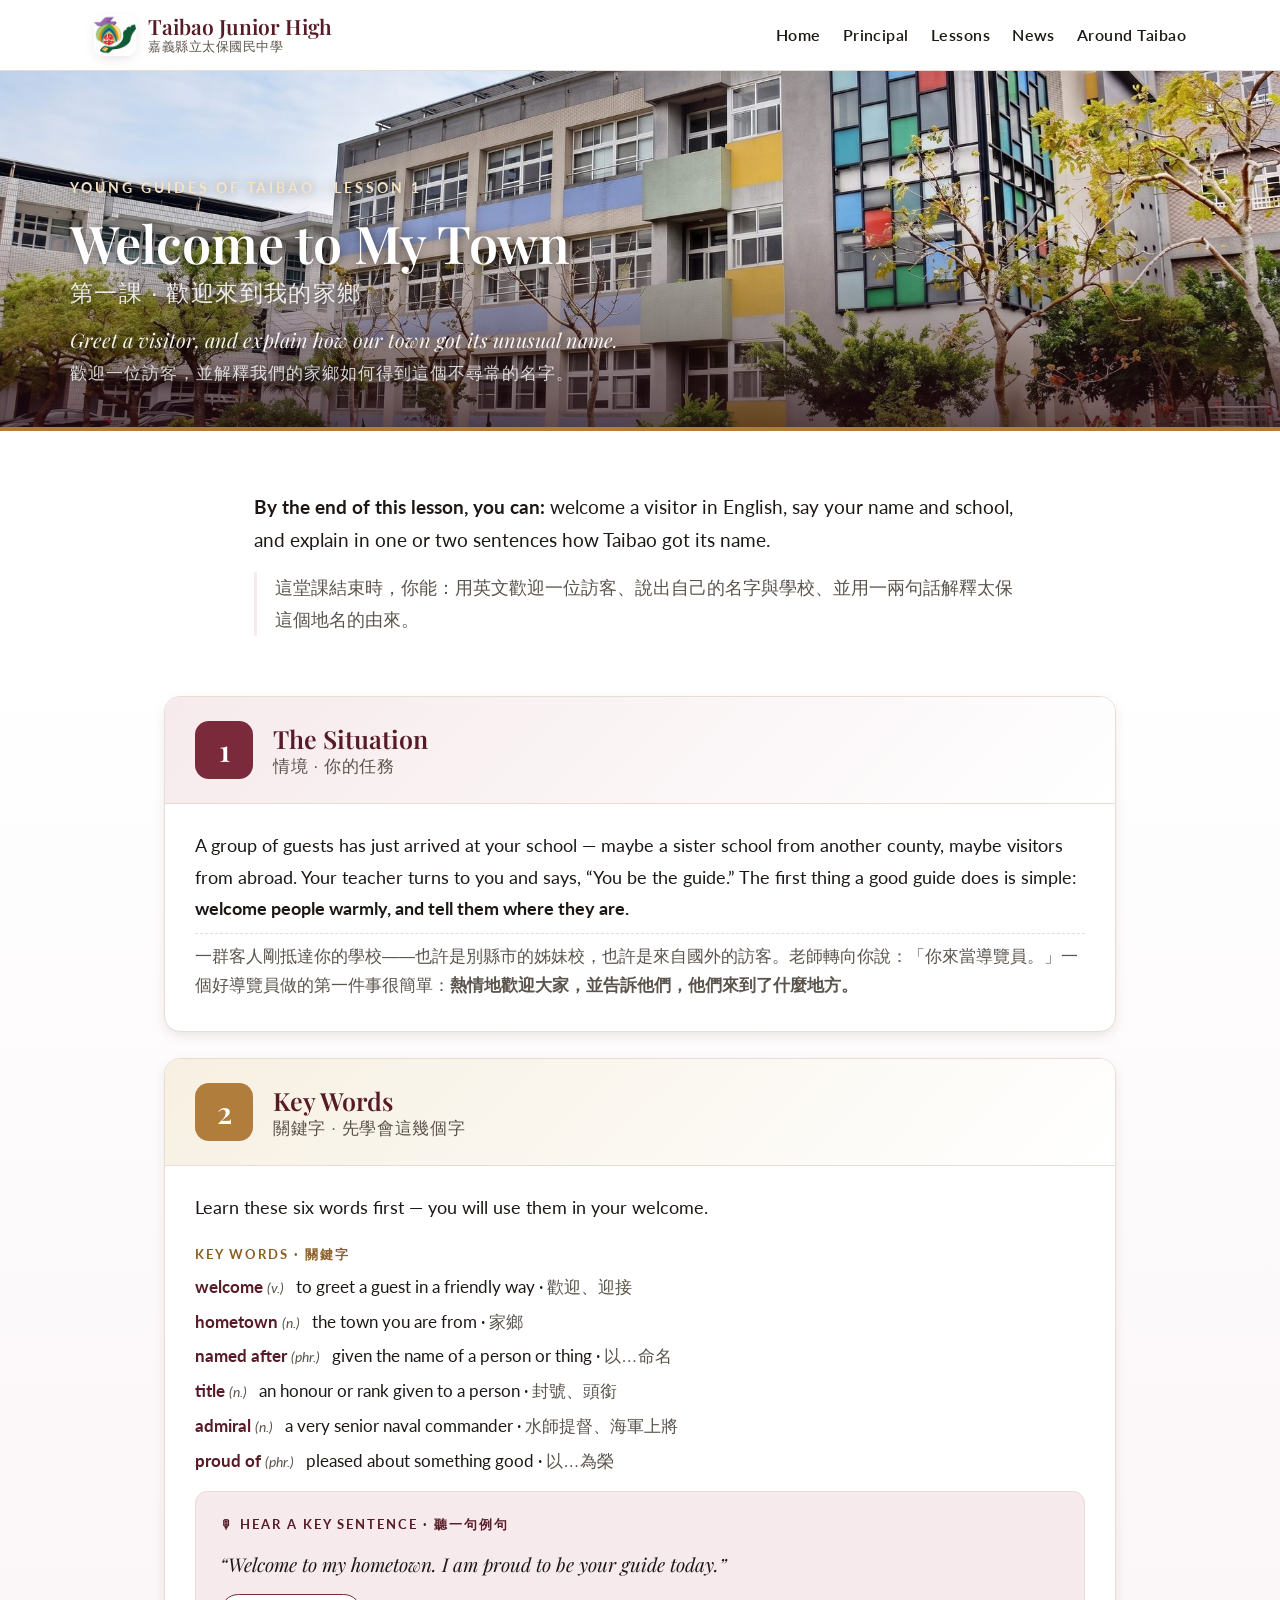
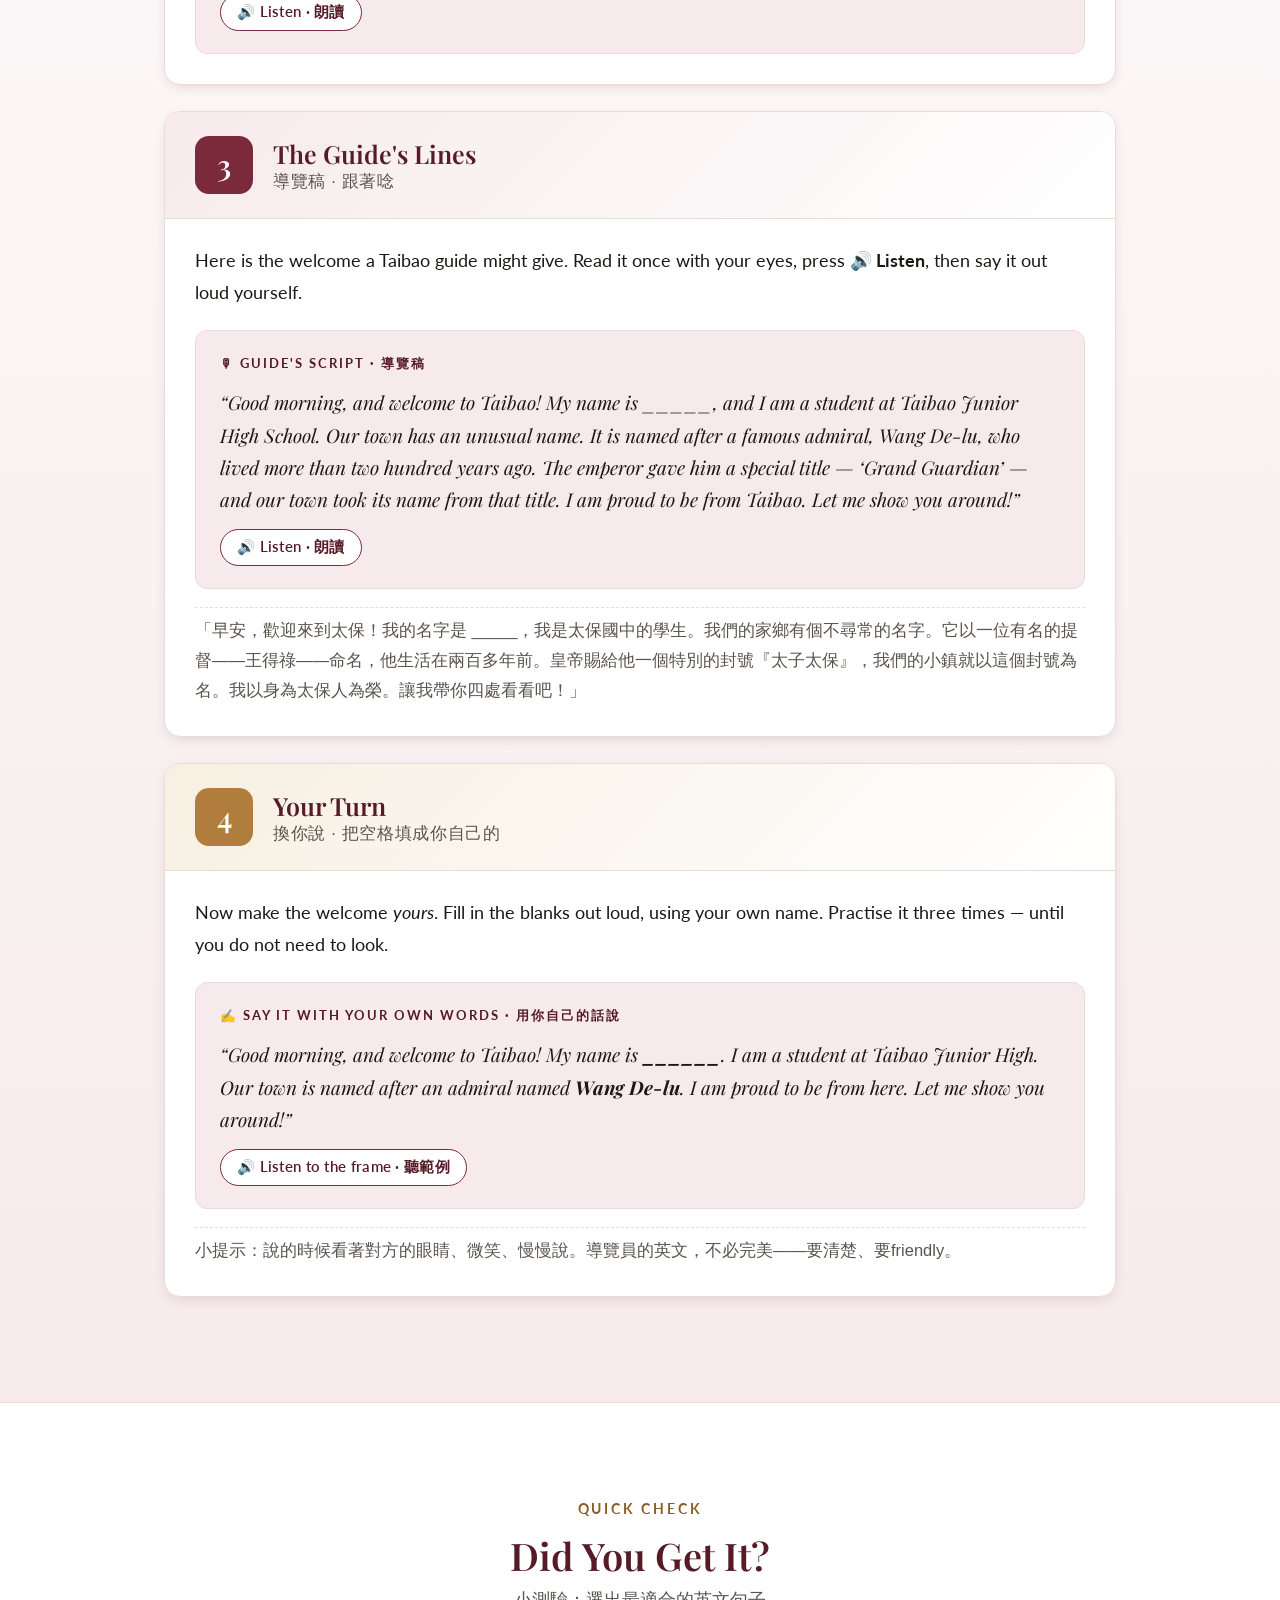
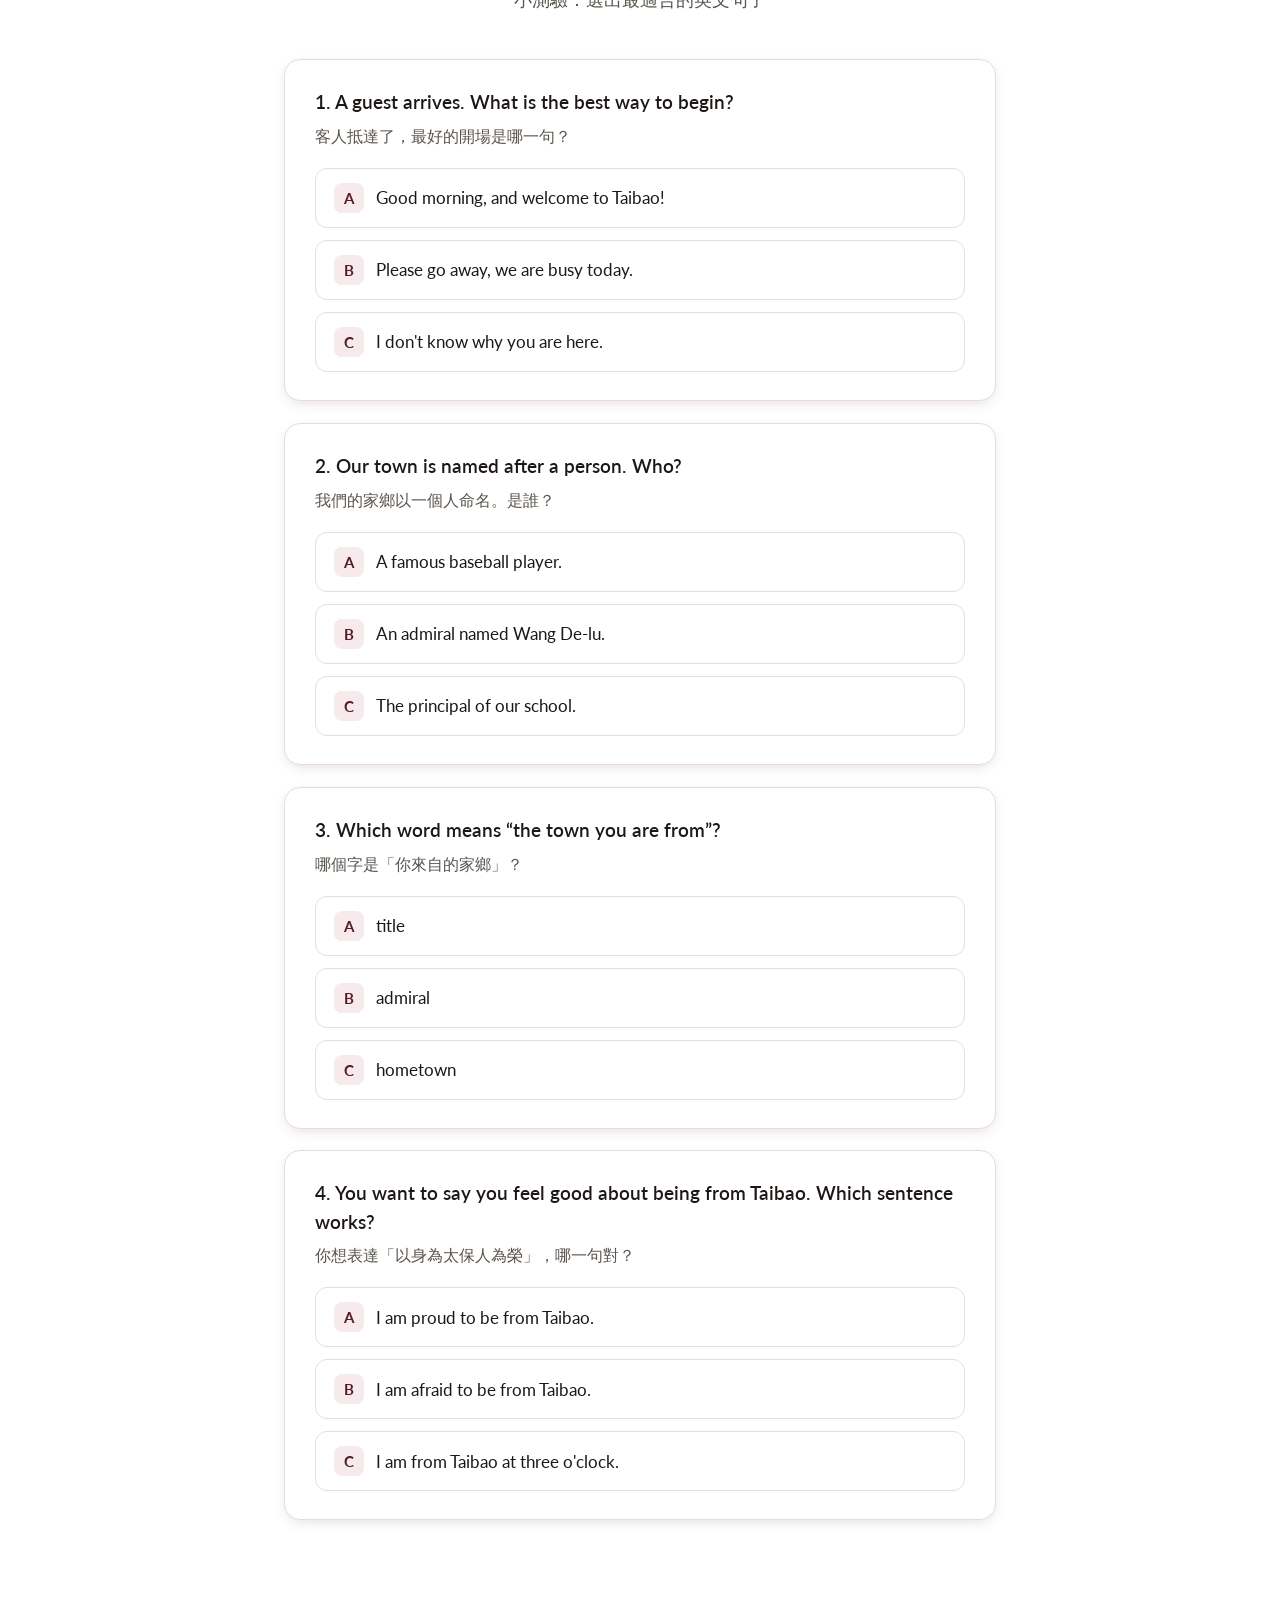
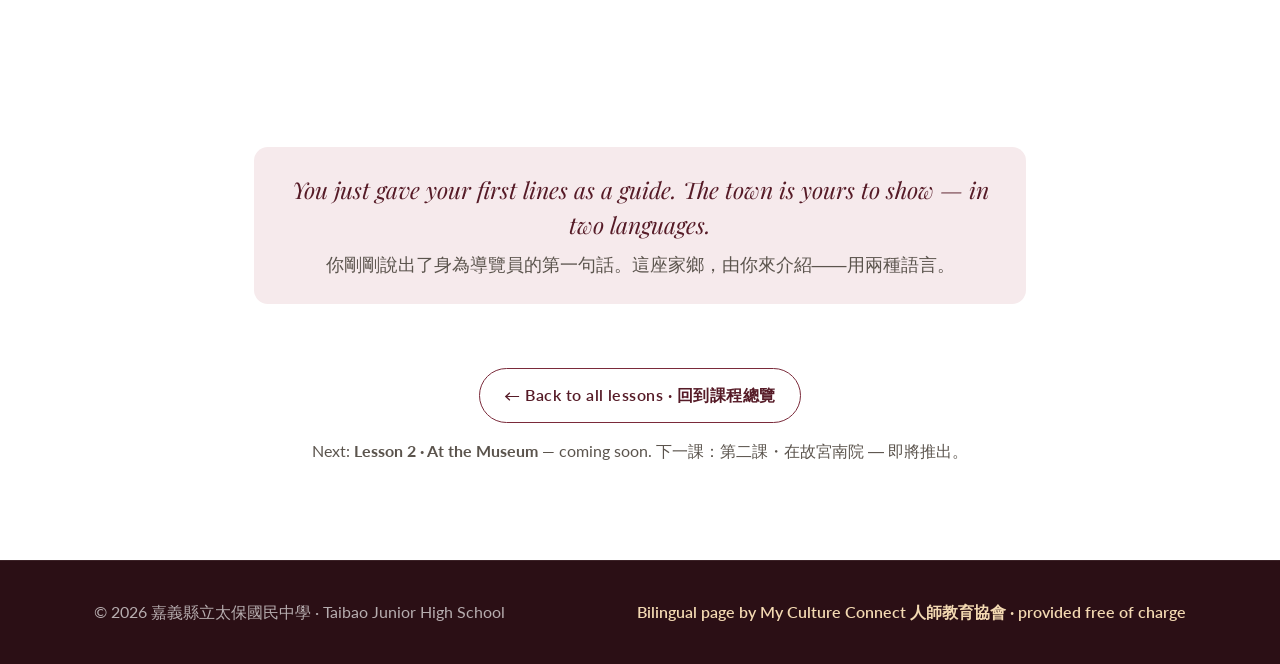
<file: lessons/lesson/index.html>
<!doctype html>
<html lang="en">
<head>
<meta charset="utf-8">
<meta name="viewport" content="width=device-width,initial-scale=1">
<title>Lesson 1 · Welcome to My Town — Taibao Junior High</title>
<meta name="description" content="Lesson 1 of 'Young Guides of Taibao' — greet a visitor and explain how our town got its name, with a guide's script, read-aloud, key vocabulary, and a self-check quiz.">

<link rel="preconnect" href="https://fonts.googleapis.com">
<link rel="preconnect" href="https://fonts.gstatic.com" crossorigin>
<link href="https://fonts.googleapis.com/css2?family=Playfair+Display:ital,wght@0,500;0,600;0,700;1,500;1,600&family=Lato:wght@400;500;700&display=swap" rel="stylesheet">

<link rel="stylesheet" href="../../assets/css/main.css">
<link rel="icon" type="image/png" sizes="32x32" href="/favicon-32.png">
<link rel="icon" type="image/png" sizes="192x192" href="/favicon-192.png">
<link rel="apple-touch-icon" href="/apple-touch-icon.png">
</head>
<body>


<!-- ============ TOPBAR ============ -->
<div class="topbar">
  <div class="wrap topbar-inner">
    <div class="topbar-brand">
      <a href="../../" style="display:flex;align-items:center;gap:12px;color:inherit;text-decoration:none;">
        <img class="topbar-logo" src="/favicon-192.png" alt="Taibao Junior High School crest · 太保國中校徽">
        <div class="topbar-name">Taibao Junior High
          <small>嘉義縣立太保國民中學</small>
        </div>
      </a>
    </div>
    <nav class="topbar-nav">
      <a href="../../">Home</a>
      <a href="../../principal/">Principal</a>
      <a href="../">Lessons</a>
      <a href="../../news/">News</a>
      <a href="../../around-taibao/">Around Taibao</a>
    </nav>
  </div>
</div>


<!-- ============ PAGE HERO ============ -->
<header class="page-hero ph-course">
  <div class="wrap">
    <span class="eyebrow">Young Guides of Taibao &middot; Lesson 1</span>
    <h1>Welcome to My Town
      <span class="zh">第一課 · 歡迎來到我的家鄉</span>
    </h1>
    <p class="tagline">
      Greet a visitor, and explain how our town got its unusual name.
      <span class="zh">歡迎一位訪客，並解釋我們的家鄉如何得到這個不尋常的名字。</span>
    </p>
  </div>
</header>


<!-- ============ OBJECTIVE ============ -->
<section class="prose" style="padding:60px 0 20px;">
  <div class="wrap prose-inner">
    <p style="margin-top:0;"><strong>By the end of this lesson, you can:</strong> welcome a visitor in English, say your name and school, and explain in one or two sentences how Taibao got its name.</p>
    <div class="zh-block" style="margin-bottom:0;">這堂課結束時，你能：用英文歡迎一位訪客、說出自己的名字與學校、並用一兩句話解釋太保這個地名的由來。</div>
  </div>
</section>


<!-- ============ STEPS ============ -->
<section class="stations-section" style="padding-top:40px;">
  <div class="stations-wrap wrap">

    <!-- Step 1 -->
    <div class="station">
      <div class="station-head">
        <div class="station-num">1</div>
        <h3>The Situation
          <span class="zh">情境 · 你的任務</span>
        </h3>
      </div>
      <div class="station-body">
        <p class="context">A group of guests has just arrived at your school &mdash; maybe a sister school from another county, maybe visitors from abroad. Your teacher turns to you and says, &ldquo;You be the guide.&rdquo; The first thing a good guide does is simple: <strong>welcome people warmly, and tell them where they are.</strong></p>
        <p class="context-zh">一群客人剛抵達你的學校——也許是別縣市的姊妹校，也許是來自國外的訪客。老師轉向你說：「你來當導覽員。」一個好導覽員做的第一件事很簡單：<strong>熱情地歡迎大家，並告訴他們，他們來到了什麼地方。</strong></p>
      </div>
    </div>

    <!-- Step 2 -->
    <div class="station">
      <div class="station-head">
        <div class="station-num">2</div>
        <h3>Key Words
          <span class="zh">關鍵字 · 先學會這幾個字</span>
        </h3>
      </div>
      <div class="station-body">
        <p class="context">Learn these six words first &mdash; you will use them in your welcome.</p>
        <div class="vocab">
          <div class="label">Key words · 關鍵字</div>
          <ul>
            <li><span><span class="term">welcome</span><span class="pos">(v.)</span></span><span class="gloss">to greet a guest in a friendly way · <span class="zh">歡迎、迎接</span></span></li>
            <li><span><span class="term">hometown</span><span class="pos">(n.)</span></span><span class="gloss">the town you are from · <span class="zh">家鄉</span></span></li>
            <li><span><span class="term">named after</span><span class="pos">(phr.)</span></span><span class="gloss">given the name of a person or thing · <span class="zh">以…命名</span></span></li>
            <li><span><span class="term">title</span><span class="pos">(n.)</span></span><span class="gloss">an honour or rank given to a person · <span class="zh">封號、頭銜</span></span></li>
            <li><span><span class="term">admiral</span><span class="pos">(n.)</span></span><span class="gloss">a very senior naval commander · <span class="zh">水師提督、海軍上將</span></span></li>
            <li><span><span class="term">proud of</span><span class="pos">(phr.)</span></span><span class="gloss">pleased about something good · <span class="zh">以…為榮</span></span></li>
          </ul>
        </div>
        <div class="guide" style="margin-top:18px;">
          <div class="label">🎙 Hear a key sentence · 聽一句例句</div>
          <p class="script">&ldquo;Welcome to my hometown. I am proud to be your guide today.&rdquo;</p>
          <button class="speak-btn" aria-pressed="false" data-speak="Welcome to my hometown. I am proud to be your guide today.">🔊 Listen · 朗讀</button>
        </div>
      </div>
    </div>

    <!-- Step 3 -->
    <div class="station">
      <div class="station-head">
        <div class="station-num">3</div>
        <h3>The Guide's Lines
          <span class="zh">導覽稿 · 跟著唸</span>
        </h3>
      </div>
      <div class="station-body">
        <p class="context">Here is the welcome a Taibao guide might give. Read it once with your eyes, press <strong>🔊 Listen</strong>, then say it out loud yourself.</p>
        <div class="guide">
          <div class="label">🎙 Guide's script · 導覽稿</div>
          <p class="script">&ldquo;Good morning, and welcome to Taibao! My name is _____, and I am a student at Taibao Junior High School. Our town has an unusual name. It is named after a famous admiral, Wang De-lu, who lived more than two hundred years ago. The emperor gave him a special title &mdash; &lsquo;Grand Guardian&rsquo; &mdash; and our town took its name from that title. I am proud to be from Taibao. Let me show you around!&rdquo;</p>
          <button class="speak-btn" aria-pressed="false" data-speak="Good morning, and welcome to Taibao! My name is blank, and I am a student at Taibao Junior High School. Our town has an unusual name. It is named after a famous admiral, Wang De-lu, who lived more than two hundred years ago. The emperor gave him a special title, Grand Guardian, and our town took its name from that title. I am proud to be from Taibao. Let me show you around!">🔊 Listen · 朗讀</button>
        </div>
        <p class="context-zh" style="margin-top:18px;">「早安，歡迎來到太保！我的名字是 _____，我是太保國中的學生。我們的家鄉有個不尋常的名字。它以一位有名的提督——王得祿——命名，他生活在兩百多年前。皇帝賜給他一個特別的封號『太子太保』，我們的小鎮就以這個封號為名。我以身為太保人為榮。讓我帶你四處看看吧！」</p>
      </div>
    </div>

    <!-- Step 4 -->
    <div class="station">
      <div class="station-head">
        <div class="station-num">4</div>
        <h3>Your Turn
          <span class="zh">換你說 · 把空格填成你自己的</span>
        </h3>
      </div>
      <div class="station-body">
        <p class="context">Now make the welcome <em>yours</em>. Fill in the blanks out loud, using your own name. Practise it three times &mdash; until you do not need to look.</p>
        <div class="guide">
          <div class="label">✍ Say it with your own words · 用你自己的話說</div>
          <p class="script">&ldquo;Good morning, and welcome to Taibao! My name is <strong>______</strong>. I am a student at Taibao Junior High. Our town is named after an admiral named <strong>Wang De-lu</strong>. I am proud to be from here. Let me show you around!&rdquo;</p>
          <button class="speak-btn" aria-pressed="false" data-speak="Good morning, and welcome to Taibao! My name is. I am a student at Taibao Junior High. Our town is named after an admiral named Wang De-lu. I am proud to be from here. Let me show you around!">🔊 Listen to the frame · 聽範例</button>
        </div>
        <p class="context-zh" style="margin-top:18px;">小提示：說的時候看著對方的眼睛、微笑、慢慢說。導覽員的英文，不必完美——要清楚、要friendly。</p>
      </div>
    </div>

  </div>
</section>


<!-- ============ QUIZ ============ -->
<section class="quiz-section">
  <div class="quiz-wrap wrap">
    <div class="quiz-head">
      <div class="eyebrow">Quick Check</div>
      <h2>Did You Get It?</h2>
      <div class="zh">小測驗：選出最適合的英文句子</div>
    </div>

    <!-- Q1 -->
    <div class="quiz-item" data-answered="false">
      <div class="q">1. A guest arrives. What is the best way to begin?</div>
      <div class="q-zh">客人抵達了，最好的開場是哪一句？</div>
      <div class="quiz-options">
        <button class="quiz-opt" data-correct="true"><span class="key">A</span><span>Good morning, and welcome to Taibao!</span></button>
        <button class="quiz-opt" data-correct="false"><span class="key">B</span><span>Please go away, we are busy today.</span></button>
        <button class="quiz-opt" data-correct="false"><span class="key">C</span><span>I don't know why you are here.</span></button>
      </div>
      <div class="quiz-explain">
        <span class="en">Correct: A.</span> A good guide opens by greeting the guest and welcoming them warmly.
        <span class="zh">好的導覽員會先問候、熱情地歡迎客人。</span>
      </div>
    </div>

    <!-- Q2 -->
    <div class="quiz-item" data-answered="false">
      <div class="q">2. Our town is named after a person. Who?</div>
      <div class="q-zh">我們的家鄉以一個人命名。是誰？</div>
      <div class="quiz-options">
        <button class="quiz-opt" data-correct="false"><span class="key">A</span><span>A famous baseball player.</span></button>
        <button class="quiz-opt" data-correct="true"><span class="key">B</span><span>An admiral named Wang De-lu.</span></button>
        <button class="quiz-opt" data-correct="false"><span class="key">C</span><span>The principal of our school.</span></button>
      </div>
      <div class="quiz-explain">
        <span class="en">Correct: B.</span> Taibao is named after the admiral Wang De-lu&rsquo;s honorary title.
        <span class="zh">太保以提督王得祿的榮銜命名。</span>
      </div>
    </div>

    <!-- Q3 -->
    <div class="quiz-item" data-answered="false">
      <div class="q">3. Which word means &ldquo;the town you are from&rdquo;?</div>
      <div class="q-zh">哪個字是「你來自的家鄉」？</div>
      <div class="quiz-options">
        <button class="quiz-opt" data-correct="false"><span class="key">A</span><span>title</span></button>
        <button class="quiz-opt" data-correct="false"><span class="key">B</span><span>admiral</span></button>
        <button class="quiz-opt" data-correct="true"><span class="key">C</span><span>hometown</span></button>
      </div>
      <div class="quiz-explain">
        <span class="en">Correct: C &mdash; &ldquo;hometown.&rdquo;</span> Your hometown is the town you come from.
        <span class="zh">hometown 就是你來自的家鄉。</span>
      </div>
    </div>

    <!-- Q4 -->
    <div class="quiz-item" data-answered="false">
      <div class="q">4. You want to say you feel good about being from Taibao. Which sentence works?</div>
      <div class="q-zh">你想表達「以身為太保人為榮」，哪一句對？</div>
      <div class="quiz-options">
        <button class="quiz-opt" data-correct="true"><span class="key">A</span><span>I am proud to be from Taibao.</span></button>
        <button class="quiz-opt" data-correct="false"><span class="key">B</span><span>I am afraid to be from Taibao.</span></button>
        <button class="quiz-opt" data-correct="false"><span class="key">C</span><span>I am from Taibao at three o'clock.</span></button>
      </div>
      <div class="quiz-explain">
        <span class="en">Correct: A.</span> &ldquo;I am proud of / proud to be&hellip;&rdquo; shows you feel good about something.
        <span class="zh">「proud of / proud to be」表示以某事為榮。</span>
      </div>
    </div>

  </div>
</section>


<!-- ============ CLOSING ============ -->
<section class="prose">
  <div class="wrap prose-inner" style="text-align:center;">
    <p class="pull-quote">
      You just gave your first lines as a guide. The town is yours to show &mdash; in two languages.
      <span class="zh">你剛剛說出了身為導覽員的第一句話。這座家鄉，由你來介紹——用兩種語言。</span>
    </p>
    <p style="text-align:center;">
      <a href="../" class="principal-cta">← Back to all lessons · 回到課程總覽</a>
    </p>
    <p style="text-align:center;color:var(--ink-soft);font-size:16px;margin-top:10px;">
      Next: <strong>Lesson 2 · At the Museum</strong> &mdash; coming soon.
      <span style="font-family:'PingFang TC',sans-serif;">下一課：第二課・在故宮南院 — 即將推出。</span>
    </p>
  </div>
</section>


<!-- ============ FOOTER ============ -->
<footer>
  <div class="wrap">
    <div>© 2026 嘉義縣立太保國民中學 · Taibao Junior High School</div>
    <div class="partner">Bilingual page by <a href="https://www.mycultureconnect.org/" target="_blank" rel="noopener">My Culture Connect 人師教育協會</a> &middot; provided free of charge</div>
  </div>
</footer>

<script src="../../assets/js/site.js"></script>
</body>
</html>
</file>
<file: assets/css/main.css>
/* ============ Taibao Junior High · Bilingual Page Styles ============ */
/* Palette: garnet (the cinnabar-red of an imperial seal — the town is        */
/*          named after a Qing honorary title, 太子太保) + bronze (shared      */
/*          heritage accent with the sister school Taibao Elementary).         */
/*          Pure-white background throughout. Garnet distinguishes the junior  */
/*          high from the elementary's ink-blue and KangLang's coastal teal.   */

:root{
  --garnet:#7A2A3A;
  --garnet-deep:#561B27;
  --garnet-soft:#F6EAEC;
  --bronze:#B07D3C;
  --bronze-deep:#8A5E25;
  --bronze-soft:#F7F0E2;
  --stone:#4a5468;
  --stone-soft:#e7e3ea;
  --ink:#1d1815;
  --ink-soft:#5b544d;
  --line:#e7ddd6;
  --max:1140px;
  --shadow:0 14px 40px -16px rgba(86,27,39,.30);
  --shadow-sm:0 4px 14px -4px rgba(86,27,39,.18);
}

*{box-sizing:border-box;margin:0;padding:0;}
html{scroll-behavior:smooth;}
body{
  font-family:'Lato','PingFang TC','Apple LiGothic Medium','Microsoft JhengHei',sans-serif;
  color:var(--ink);
  background:#fff;
  /* Typography rule: 20px on mobile, 22px on desktop (see media query) */
  font-size:20px;
  line-height:1.7;
  -webkit-font-smoothing:antialiased;
}
img{max-width:100%;display:block;}
a{color:var(--garnet-deep);text-decoration:none;transition:color .2s;}
a:hover{color:var(--bronze-deep);}
.wrap{max-width:var(--max);margin:0 auto;padding:0 24px;}


/* ============ TOPBAR ============ */
.topbar{
  background:rgba(255,255,255,.95);
  border-bottom:1px solid var(--line);
  padding:14px 0;
  position:sticky;top:0;z-index:50;
  backdrop-filter:blur(8px);
}
.topbar-inner{
  display:flex;align-items:center;justify-content:space-between;gap:18px;
}
.topbar-brand{display:flex;align-items:center;gap:12px;}
.topbar-name{
  font-family:'Playfair Display','PingFang TC',serif;
  font-size:21px;font-weight:600;
  color:var(--garnet-deep);line-height:1.1;
}
.topbar-name a{color:inherit;}
.topbar-name small{
  display:block;
  font-family:'PingFang TC',sans-serif;
  font-size:13px;font-weight:500;
  color:var(--ink-soft);margin-top:2px;letter-spacing:.04em;
}
.topbar-nav{display:flex;gap:22px;flex-wrap:wrap;justify-content:flex-end;}
.topbar-nav a{
  color:var(--ink);font-size:15.5px;font-weight:600;
  letter-spacing:.03em;
}
.topbar-nav a:hover{color:var(--garnet);}
.topbar-nav a.is-active{color:var(--garnet-deep);font-weight:700;border-bottom:2px solid var(--bronze);}


/* ============ TITLE (home hero) ============ */
/* Pure-gradient hero. To use a real photo of the school gate / building,     */
/* uncomment the url() line below and drop the file in /photos.               */
.title{
  position:relative;
  /* Clean school-gate photo — NO full-frame mask. Only a soft bottom scrim under
     the text; the sky and the gate stay sharp. Legibility comes from text-shadow. */
  background:
    linear-gradient(180deg, transparent 0%, transparent 46%, rgba(38,11,16,.66) 100%),
    url("../../photos/school-gate.jpg") center 42%/cover no-repeat,
    #561B27;
  min-height:620px;
  display:flex;align-items:flex-end;
  text-align:center;color:#fff;
  border-bottom:4px solid var(--bronze);
  overflow:hidden;
}
.title > .wrap{position:relative;z-index:1;width:100%;padding-bottom:54px;}
.title__eyebrow{
  display:inline-block;
  font-size:14px;letter-spacing:.26em;
  color:rgba(247,226,196,.98);font-weight:700;
  text-transform:uppercase;margin-bottom:16px;
  text-shadow:0 1px 12px rgba(0,0,0,.6);
}
.title h1{
  font-family:'Playfair Display','PingFang TC',serif;
  font-size:clamp(40px,7vw,64px);
  line-height:1.05;font-weight:600;letter-spacing:.005em;
  color:#fff;margin-bottom:6px;
  text-shadow:0 2px 16px rgba(0,0,0,.45);
}
.title .h1-zh{
  font-size:clamp(21px,2.6vw,27px);
  font-weight:500;letter-spacing:.08em;
  color:rgba(255,255,255,.92);margin-top:12px;
  font-family:'PingFang TC','Apple LiGothic Medium',sans-serif;
  text-shadow:0 1px 6px rgba(0,0,0,.35);
}
.title__divider{width:60px;height:2px;background:var(--bronze);margin:24px auto 18px;border:0;}
.title__tagline{
  max-width:680px;margin:0 auto;
  font-family:'Playfair Display',serif;font-style:italic;
  font-size:23px;color:#fff;line-height:1.55;
  text-shadow:0 1px 12px rgba(0,0,0,.55);
}
.title__tagline .tagline-zh{
  display:block;font-style:normal;
  font-family:'PingFang TC',sans-serif;
  font-size:17.5px;margin-top:8px;
  color:rgba(255,255,255,.82);letter-spacing:.06em;
}
.title__chips{margin-top:26px;display:flex;gap:12px;flex-wrap:wrap;justify-content:center;}
.title__chips span{
  font-size:14px;font-weight:600;letter-spacing:.05em;
  color:#fff;background:rgba(255,255,255,.12);
  border:1px solid rgba(255,255,255,.22);
  padding:7px 16px;border-radius:99px;
  backdrop-filter:blur(4px);
}


/* ============ Section base ============ */
section{padding:92px 0;}
.section-head{text-align:center;margin-bottom:60px;}
.section-head .eyebrow{
  display:inline-block;
  color:var(--bronze-deep);font-size:15px;font-weight:700;
  letter-spacing:.22em;text-transform:uppercase;margin-bottom:14px;
}
.section-head h2{
  font-family:'Playfair Display','PingFang TC',serif;
  font-size:clamp(36px,6vw,56px);
  font-weight:600;color:var(--garnet-deep);line-height:1.2;margin-bottom:8px;
}
.section-head .h2-zh{
  font-family:'PingFang TC','Apple LiGothic Medium',sans-serif;
  font-size:23px;color:var(--ink-soft);font-weight:500;letter-spacing:.04em;
}
.section-head .lede{color:var(--ink-soft);font-size:20px;max-width:660px;margin:18px auto 0;}


/* ============ About ============ */
.about{background:#fff;}
.about-grid{display:grid;grid-template-columns:1fr 1fr;gap:50px;align-items:start;}
.about-text h3{
  font-family:'Playfair Display','PingFang TC',serif;
  font-size:34px;color:var(--garnet-deep);line-height:1.25;margin-bottom:18px;font-weight:600;
}
.about-text .en{font-size:20px;color:var(--ink);margin-bottom:18px;line-height:1.75;}
.about-text .zh-divider{height:1px;background:var(--line);margin:24px 0;position:relative;}
.about-text .zh-divider::before{
  content:"中文";position:absolute;top:50%;left:50%;transform:translate(-50%,-50%);
  background:#fff;padding:0 14px;font-size:14px;color:var(--ink-soft);
  letter-spacing:.12em;text-transform:uppercase;font-weight:600;
}
.about-text .zh{
  font-family:'PingFang TC','Apple LiGothic Medium',sans-serif;
  font-size:19px;color:var(--ink);line-height:1.9;
}
.about-text .zh p + p{margin-top:14px;}

/* timeline aside */
.lineage{
  background:linear-gradient(180deg,var(--garnet-soft) 0%,#fff 100%);
  border:1px solid var(--line);border-radius:20px;padding:34px 30px;box-shadow:var(--shadow-sm);
}
.lineage__label{
  text-align:center;font-size:13.5px;font-weight:700;
  letter-spacing:.16em;text-transform:uppercase;color:var(--garnet-deep);margin-bottom:24px;
}
.lineage__trunk{
  background:#fff;border:2px solid var(--garnet-deep);border-radius:14px;
  padding:18px 20px;text-align:center;margin:0 auto;max-width:320px;box-shadow:var(--shadow-sm);
}
.lineage__trunk .name{font-family:'Playfair Display',serif;font-size:21px;font-weight:600;color:var(--garnet-deep);line-height:1.2;}
.lineage__trunk .name-zh{font-family:'PingFang TC',sans-serif;font-size:15.5px;color:var(--ink-soft);margin-top:4px;}
.lineage__trunk .year{font-size:12.5px;color:var(--bronze-deep);font-weight:700;letter-spacing:.14em;margin-top:6px;}
.lineage__arrow{text-align:center;color:var(--bronze);font-size:22px;line-height:1;margin:10px 0;}
.lineage__branch-step{
  background:#fff;border:1px dashed var(--garnet);border-radius:10px;
  padding:12px 16px;text-align:center;max-width:360px;margin:0 auto;color:var(--ink);
}
.lineage__branch-step .step-label{font-size:12px;font-weight:700;letter-spacing:.16em;color:var(--bronze-deep);margin-bottom:4px;text-transform:uppercase;}
.lineage__branch-step .step-text{font-family:'Playfair Display',serif;font-size:16.5px;color:var(--ink);line-height:1.4;}
.lineage__branch-step .step-text small{display:block;font-family:'PingFang TC',sans-serif;font-size:14px;color:var(--ink-soft);margin-top:2px;}
.lineage__seed{
  background:var(--garnet);color:#fff;border-radius:14px;padding:22px 24px;text-align:center;
  margin:0 auto;max-width:360px;box-shadow:var(--shadow);position:relative;
}
.lineage__seed::before{
  content:"★";position:absolute;top:-12px;left:50%;transform:translateX(-50%);
  background:var(--bronze);color:#fff;width:26px;height:26px;border-radius:99px;
  display:flex;align-items:center;justify-content:center;font-size:14px;
}
.lineage__seed .name{font-family:'Playfair Display',serif;font-size:23px;font-weight:700;line-height:1.2;}
.lineage__seed .name-zh{font-family:'PingFang TC',sans-serif;font-size:16.5px;margin-top:4px;color:rgba(255,255,255,.92);}
.lineage__seed .year{font-size:13px;color:rgba(255,255,255,.85);font-weight:700;letter-spacing:.14em;margin-top:6px;}
.lineage__caption{margin-top:20px;text-align:center;font-family:'Playfair Display',serif;font-style:italic;font-size:16px;color:var(--ink-soft);line-height:1.6;}
.lineage__caption .zh{display:block;font-style:normal;font-family:'PingFang TC',sans-serif;font-size:14.5px;margin-top:4px;}


/* ============ Identity (vision + 5 powers) ============ */
.identity{background:linear-gradient(180deg,#fff 0%,var(--garnet-soft) 100%);}
.pillars{display:grid;grid-template-columns:repeat(4,1fr);gap:22px;}
.pillar{
  background:#fff;border-radius:18px;padding:30px 24px 28px;
  border:1px solid var(--line);box-shadow:var(--shadow-sm);
  transition:transform .25s,box-shadow .25s,border-color .25s;position:relative;
}
.pillar:hover{transform:translateY(-4px);box-shadow:var(--shadow);border-color:var(--garnet);}
.pillar .icon{
  width:54px;height:54px;border-radius:14px;
  background:var(--garnet-soft);color:var(--garnet-deep);
  display:flex;align-items:center;justify-content:center;
  font-size:28px;font-weight:700;font-family:'PingFang TC',serif;margin-bottom:20px;
}
.pillar:nth-child(2) .icon{background:var(--bronze-soft);color:var(--bronze-deep);}
.pillar:nth-child(3) .icon{background:var(--stone-soft);color:var(--stone);}
.pillar:nth-child(4) .icon{background:var(--garnet-soft);color:var(--garnet);}
.pillar h3{
  font-family:'Playfair Display','PingFang TC',serif;
  font-size:23px;color:var(--garnet-deep);line-height:1.25;font-weight:600;margin-bottom:6px;
}
.pillar h3 small{display:block;font-family:'PingFang TC',sans-serif;font-size:15.5px;color:var(--ink-soft);font-weight:500;margin-top:4px;letter-spacing:.04em;}
.pillar .en-body{font-size:16.5px;color:var(--ink);margin:14px 0 8px;line-height:1.7;}
.pillar .divider-tiny{height:1px;background:var(--line);margin:12px 0;}
.pillar .zh-body{font-family:'PingFang TC',sans-serif;font-size:15.5px;color:var(--ink);line-height:1.85;}
.identity__note{
  text-align:center;margin-top:44px;font-size:18px;color:var(--ink-soft);
  max-width:740px;margin-left:auto;margin-right:auto;
}
.identity__note strong{color:var(--garnet-deep);}
.identity__note .zh{display:block;font-family:'PingFang TC',sans-serif;font-size:16.5px;margin-top:8px;}


/* ============ Principal (home card) ============ */
.principal{background:#fff;}
.principal-card{
  display:grid;grid-template-columns:.85fr 1.4fr;gap:50px;align-items:center;
  background:#fff;border-radius:22px;padding:50px;border:1px solid var(--line);
  box-shadow:var(--shadow);max-width:1000px;margin:0 auto;
}
.principal-photo{
  position:relative;border-radius:16px;overflow:hidden;aspect-ratio:1/1;box-shadow:var(--shadow-sm);
  background:linear-gradient(135deg,var(--garnet-soft) 0%,#fff 60%,var(--bronze-soft) 100%);
  display:flex;align-items:center;justify-content:center;color:var(--garnet-deep);
}
.principal-photo img{width:100%;height:100%;object-fit:cover;object-position:center top;}
.principal-photo .placeholder{text-align:center;font-family:'Playfair Display',serif;padding:20px;}
.principal-photo .placeholder .glyph{font-size:46px;line-height:1;font-family:'PingFang TC',serif;}
.principal-photo .placeholder small{display:block;font-family:'PingFang TC',sans-serif;font-size:13.5px;color:var(--ink-soft);margin-top:10px;letter-spacing:.04em;}
.principal-text .role{color:var(--bronze-deep);font-size:14.5px;font-weight:700;letter-spacing:.2em;text-transform:uppercase;margin-bottom:10px;}
.principal-text h3{font-family:'Playfair Display',serif;font-size:38px;font-weight:600;color:var(--garnet-deep);line-height:1.15;margin-bottom:6px;}
.principal-text h3 small{display:block;font-family:'PingFang TC',sans-serif;font-size:23px;color:var(--ink-soft);font-weight:500;margin-top:6px;}
.principal-text .since{font-size:15px;color:var(--ink-soft);font-style:italic;margin-top:8px;}
.principal-text blockquote{
  font-family:'Playfair Display',serif;font-style:italic;font-size:23px;color:var(--ink);
  line-height:1.65;margin:26px 0 14px;padding-left:22px;border-left:3px solid var(--bronze);
}
.principal-text .zh-quote{
  font-family:'PingFang TC',sans-serif;font-style:normal;font-size:19px;color:var(--ink);
  line-height:1.85;padding-left:22px;border-left:3px solid var(--garnet);margin-top:18px;
}
.principal-cta{
  margin-top:24px;display:inline-flex;align-items:center;gap:8px;
  padding:12px 24px;border:1.5px solid var(--garnet);border-radius:99px;color:var(--garnet-deep);
  font-weight:600;font-size:16px;letter-spacing:.03em;transition:background .2s,color .2s;
}
.principal-cta:hover{background:var(--garnet);color:#fff;}


/* ============ Student Life / English at Taibao ============ */
.life{background:linear-gradient(180deg,var(--bronze-soft) 0%,#fff 100%);}
.life-grid{display:grid;grid-template-columns:repeat(2,1fr);gap:30px;}
.life-card{
  background:#fff;border-radius:18px;overflow:hidden;border:1px solid var(--line);
  box-shadow:var(--shadow-sm);transition:transform .25s,box-shadow .25s;
}
.life-card:hover{transform:translateY(-3px);box-shadow:var(--shadow);}
.life-card__img{aspect-ratio:16/10;overflow:hidden;display:flex;align-items:center;justify-content:center;position:relative;}
.life-card__img.bg-garnet{background:linear-gradient(135deg,var(--garnet-soft) 0%,#fff 100%);}
.life-card__img.bg-bronze{background:linear-gradient(135deg,var(--bronze-soft) 0%,#fff 100%);}
.life-card__img.bg-mixed{background:linear-gradient(135deg,var(--garnet-soft) 0%,var(--bronze-soft) 100%);}
.life-card__img.bg-garnet-soft{background:linear-gradient(135deg,#fff 0%,var(--garnet-soft) 100%);}
.life-card__img .glyph{font-family:'Playfair Display',serif;font-size:48px;color:var(--garnet-deep);text-align:center;line-height:1.05;}
.life-card__img .glyph small{display:block;font-family:'PingFang TC',sans-serif;font-size:16px;color:var(--ink);font-weight:500;font-style:normal;margin-top:10px;letter-spacing:.04em;}
.life-card__body{padding:26px 28px 30px;}
.life-card .tag{display:inline-block;font-size:13.5px;letter-spacing:.12em;text-transform:uppercase;color:var(--bronze-deep);font-weight:700;margin-bottom:8px;}
.life-card h3{font-family:'Playfair Display','PingFang TC',serif;font-size:26px;color:var(--garnet-deep);line-height:1.25;font-weight:600;margin-bottom:4px;}
.life-card h3 small{display:block;font-family:'PingFang TC',sans-serif;font-size:16.5px;color:var(--ink-soft);font-weight:500;margin-top:4px;letter-spacing:.04em;}
.life-card .en-text{font-size:17px;color:var(--ink);margin:14px 0 8px;line-height:1.7;}
.life-card .zh-text{font-family:'PingFang TC',sans-serif;font-size:16.5px;color:var(--ink-soft);line-height:1.8;padding-top:10px;border-top:1px dashed var(--line);margin-top:12px;}
.life-cta{text-align:center;margin-top:50px;}
.life-cta-link{display:inline-block;padding:15px 30px;background:var(--garnet);color:#fff;border-radius:99px;font-weight:600;font-size:17px;letter-spacing:.03em;transition:background .2s,transform .2s;}
.life-cta-link:hover{background:var(--garnet-deep);color:#fff;transform:translateY(-2px);}


/* ============ Visit ============ */
.visit{background:var(--garnet-deep);color:#fff;padding:84px 0;}
.visit-grid{display:grid;grid-template-columns:1fr 1fr;gap:50px;align-items:start;}
.visit h2{font-family:'Playfair Display',serif;font-size:46px;font-weight:600;line-height:1.15;margin-bottom:6px;color:#fff;}
.visit h2 small{display:block;font-family:'PingFang TC',sans-serif;font-size:23px;font-weight:500;color:rgba(255,255,255,.78);margin-top:8px;}
.visit p{font-size:19px;color:rgba(255,255,255,.88);margin-top:20px;line-height:1.75;}
.visit p.zh{font-family:'PingFang TC',sans-serif;margin-top:14px;font-size:18px;}
.contact{background:rgba(255,255,255,.06);border:1px solid rgba(255,255,255,.14);border-radius:16px;padding:28px 30px;backdrop-filter:blur(8px);}
.contact dl{display:grid;gap:18px;}
.contact dt{font-size:14px;letter-spacing:.16em;text-transform:uppercase;color:#f3d9b2;font-weight:700;margin-bottom:4px;}
.contact dd{font-size:18.5px;color:#fff;font-family:'PingFang TC',sans-serif;line-height:1.55;}
.contact dd a{color:#fff;border-bottom:1px solid rgba(255,255,255,.4);padding-bottom:1px;}
.contact dd a:hover{color:#f3d9b2;border-color:#f3d9b2;}


/* ============ Footer ============ */
footer{background:#2b0f15;color:rgba(255,255,255,.66);padding:38px 0;font-size:15.5px;border-top:1px solid rgba(255,255,255,.08);}
footer .wrap{display:flex;justify-content:space-between;align-items:center;flex-wrap:wrap;gap:14px;}
footer .partner{color:#f3d9b2;font-weight:600;}
footer .partner a{color:#f3d9b2;border-bottom:1px solid transparent;}
footer .partner a:hover{border-bottom-color:#f3d9b2;}


/* ============ Sub-page shared hero ============ */
.page-hero{
  position:relative;min-height:360px;
  display:flex;align-items:flex-end;
  background:#561B27;            /* fallback; .ph-* adds the banner photo */
  color:#fff;border-bottom:4px solid var(--bronze);overflow:hidden;
}
.page-hero > .wrap{width:100%;padding:66px 0 40px;position:relative;z-index:1;}
/* per-page banner photos — clear campus photo + bottom scrim only */
.page-hero.ph-principal{background:linear-gradient(180deg, transparent 0%, transparent 42%, rgba(38,11,16,.68) 100%), url("../../photos/campus-principal.jpg") center 48%/cover no-repeat, #561B27;}
.page-hero.ph-course{background:linear-gradient(180deg, transparent 0%, transparent 42%, rgba(38,11,16,.68) 100%), url("../../photos/campus-course.jpg") center 52%/cover no-repeat, #561B27;}
.page-hero.ph-around{background:linear-gradient(180deg, transparent 0%, transparent 42%, rgba(38,11,16,.68) 100%), url("../../photos/campus-around.jpg") center 46%/cover no-repeat, #561B27;}
.page-hero.ph-news{background:linear-gradient(180deg, transparent 0%, transparent 42%, rgba(38,11,16,.68) 100%), url("../../photos/campus-news.jpg") center 46%/cover no-repeat, #561B27;}
.page-hero .eyebrow,.page-hero h1,.page-hero .tagline{text-shadow:0 1px 12px rgba(0,0,0,.55);}
.page-hero .eyebrow{display:inline-block;font-size:13.5px;letter-spacing:.22em;text-transform:uppercase;color:rgba(247,226,196,.98);font-weight:700;margin-bottom:14px;}
.page-hero h1{font-family:'Playfair Display','PingFang TC',serif;font-size:clamp(36px,5.5vw,52px);font-weight:600;line-height:1.1;color:#fff;margin-bottom:8px;}
.page-hero h1 .zh{display:block;font-family:'PingFang TC',sans-serif;font-size:clamp(19px,2.2vw,23px);font-weight:500;letter-spacing:.06em;color:rgba(255,255,255,.86);margin-top:10px;}
.page-hero .tagline{margin-top:18px;max-width:680px;font-family:'Playfair Display',serif;font-style:italic;font-size:20px;color:rgba(255,255,255,.93);line-height:1.55;}
.page-hero .tagline .zh{display:block;font-style:normal;font-family:'PingFang TC',sans-serif;font-size:16.5px;color:rgba(255,255,255,.8);margin-top:6px;letter-spacing:.06em;}


/* ============ Prose ============ */
.prose{padding:80px 0;background:#fff;}
.prose-inner{max-width:820px;margin:0 auto;}
.prose h2{font-family:'Playfair Display','PingFang TC',serif;font-size:33px;font-weight:600;color:var(--garnet-deep);line-height:1.25;margin:48px 0 14px;}
.prose h2:first-child{margin-top:0;}
.prose p{font-size:18.5px;color:var(--ink);line-height:1.8;margin:14px 0;}
.prose .zh-block{font-family:'PingFang TC',sans-serif;font-size:17.5px;color:var(--ink-soft);line-height:1.85;border-left:3px solid var(--garnet-soft);padding-left:18px;margin:14px 0 28px;}
.prose .pull-quote{font-family:'Playfair Display',serif;font-style:italic;font-size:23px;color:var(--garnet-deep);line-height:1.5;text-align:center;margin:40px 0;padding:26px 30px;background:var(--garnet-soft);border-radius:14px;}
.prose .pull-quote .zh{display:block;font-family:'PingFang TC',sans-serif;font-style:normal;font-size:17.5px;color:var(--ink-soft);margin-top:10px;}


/* ============ Guide stations (around-taibao) ============ */
.stations-section{padding:80px 0;background:linear-gradient(180deg,#fff 0%,var(--garnet-soft) 100%);}
.stations-wrap{max-width:1000px;margin:0 auto;}
.stations-intro{max-width:720px;margin:0 auto 50px;color:var(--ink-soft);font-size:19px;line-height:1.75;text-align:center;}
.stations-intro .zh{display:block;font-family:'PingFang TC',sans-serif;font-size:17px;margin-top:10px;}
.station{
  background:#fff;border-radius:16px;border:1px solid var(--line);
  box-shadow:var(--shadow-sm);margin-bottom:26px;overflow:hidden;
  transition:box-shadow .2s,transform .2s;
}
.station:hover{box-shadow:var(--shadow);transform:translateY(-2px);}
.station-head{
  display:flex;align-items:center;gap:20px;
  padding:24px 30px;background:linear-gradient(135deg,var(--garnet-soft) 0%,#fff 100%);
  border-bottom:1px solid var(--line);
}
.station:nth-child(even) .station-head{background:linear-gradient(135deg,var(--bronze-soft) 0%,#fff 100%);}
.station-num{
  width:58px;height:58px;border-radius:14px;background:var(--garnet);color:#fff;
  display:flex;align-items:center;justify-content:center;
  font-family:'Playfair Display',serif;font-size:30px;font-weight:600;flex-shrink:0;
}
.station:nth-child(even) .station-num{background:var(--bronze);}
.station-head h3{font-family:'Playfair Display','PingFang TC',serif;font-size:25px;color:var(--garnet-deep);line-height:1.2;font-weight:600;}
.station-head h3 .zh{display:block;font-family:'PingFang TC',sans-serif;font-size:16.5px;color:var(--ink-soft);font-weight:500;margin-top:3px;letter-spacing:.04em;}
.station-body{padding:26px 30px 30px;}
.station-body .context{font-size:18px;color:var(--ink);line-height:1.75;margin-bottom:6px;}
.station-body .context-zh{font-family:'PingFang TC',sans-serif;font-size:16.5px;color:var(--ink-soft);line-height:1.8;padding-top:8px;margin-top:8px;border-top:1px dashed var(--line);}

/* guide script box */
.guide{margin-top:22px;padding:22px 24px;background:var(--garnet-soft);border-radius:12px;border:1px solid #ecd9dd;}
.guide .label{font-size:12.5px;font-weight:700;letter-spacing:.16em;text-transform:uppercase;color:var(--garnet-deep);margin-bottom:12px;display:flex;align-items:center;gap:8px;}
.guide .script{font-family:'Playfair Display',serif;font-size:19px;color:var(--ink);line-height:1.7;font-style:italic;}
.speak-btn{
  appearance:none;cursor:pointer;border:1.5px solid var(--garnet);background:#fff;color:var(--garnet-deep);
  border-radius:99px;padding:8px 16px;font-size:14.5px;font-weight:600;font-family:'Lato',sans-serif;
  display:inline-flex;align-items:center;gap:7px;margin-top:14px;transition:background .2s,color .2s;letter-spacing:.02em;
}
.speak-btn:hover{background:var(--garnet);color:#fff;}
.speak-btn:active{transform:scale(.97);}
.speak-btn[aria-pressed="true"]{background:var(--garnet);color:#fff;}

/* vocabulary box */
.vocab{margin-top:20px;}
.vocab .label{font-size:12.5px;font-weight:700;letter-spacing:.16em;text-transform:uppercase;color:var(--bronze-deep);margin-bottom:10px;}
.vocab ul{list-style:none;padding:0;margin:0;display:grid;gap:10px;}
.vocab li{display:grid;grid-template-columns:auto 1fr;gap:12px;align-items:baseline;font-size:16.5px;color:var(--ink);line-height:1.5;}
.vocab .term{font-weight:700;color:var(--garnet-deep);font-family:'Lato',sans-serif;}
.vocab .pos{font-style:italic;color:var(--ink-soft);font-size:14px;margin-left:4px;}
.vocab .gloss .zh{font-family:'PingFang TC',sans-serif;color:var(--ink-soft);}


/* ============ Quiz ============ */
.quiz-section{padding:84px 0;background:#fff;border-top:1px solid var(--line);}
.quiz-wrap{max-width:760px;margin:0 auto;}
.quiz-head{text-align:center;margin-bottom:44px;}
.quiz-head .eyebrow{display:inline-block;color:var(--bronze-deep);font-size:14px;font-weight:700;letter-spacing:.2em;text-transform:uppercase;margin-bottom:12px;}
.quiz-head h2{font-family:'Playfair Display','PingFang TC',serif;font-size:38px;font-weight:600;color:var(--garnet-deep);line-height:1.2;margin-bottom:6px;}
.quiz-head .zh{font-family:'PingFang TC',sans-serif;font-size:18px;color:var(--ink-soft);}
.quiz-item{background:#fff;border:1px solid var(--line);border-radius:16px;padding:28px 30px;margin-bottom:22px;box-shadow:var(--shadow-sm);}
.quiz-item .q{font-size:19px;font-weight:600;color:var(--ink);line-height:1.5;margin-bottom:6px;}
.quiz-item .q-zh{font-family:'PingFang TC',sans-serif;font-size:16px;color:var(--ink-soft);margin-bottom:18px;}
.quiz-options{display:grid;gap:12px;}
.quiz-opt{
  display:flex;align-items:center;gap:12px;width:100%;text-align:left;cursor:pointer;
  background:#fff;border:1.5px solid var(--line);border-radius:12px;padding:14px 18px;
  font-size:17px;color:var(--ink);font-family:'Lato',sans-serif;transition:border-color .15s,background .15s;
}
.quiz-opt:hover{border-color:var(--garnet);background:var(--garnet-soft);}
.quiz-opt .key{
  width:30px;height:30px;border-radius:8px;flex-shrink:0;
  display:flex;align-items:center;justify-content:center;
  font-weight:700;font-size:15px;background:var(--garnet-soft);color:var(--garnet-deep);
}
.quiz-opt.correct{border-color:#2e7d52;background:#e7f5ee;}
.quiz-opt.correct .key{background:#2e7d52;color:#fff;}
.quiz-opt.wrong{border-color:#c0392b;background:#fbecea;}
.quiz-opt.wrong .key{background:#c0392b;color:#fff;}
.quiz-opt:disabled{cursor:default;}
.quiz-explain{
  margin-top:16px;padding:16px 18px;border-radius:10px;background:var(--bronze-soft);
  font-size:16px;color:var(--ink);line-height:1.7;display:none;
}
.quiz-explain.show{display:block;}
.quiz-explain .en{font-weight:600;color:var(--garnet-deep);}
.quiz-explain .zh{display:block;font-family:'PingFang TC',sans-serif;color:var(--ink-soft);margin-top:6px;font-size:15.5px;}


/* ============ Principal page extras ============ */
.principal-portrait{display:grid;grid-template-columns:.7fr 1.4fr;gap:50px;align-items:center;max-width:1000px;margin:0 auto;padding:60px 0;}
.principal-portrait .photo-box{aspect-ratio:4/5;border-radius:14px;background:linear-gradient(135deg,var(--garnet-soft) 0%,var(--bronze-soft) 100%);display:flex;align-items:center;justify-content:center;box-shadow:var(--shadow);color:var(--garnet-deep);font-family:'Playfair Display',serif;overflow:hidden;text-align:center;}
.principal-portrait .photo-box img{width:100%;height:100%;object-fit:cover;object-position:center top;}
.principal-portrait .photo-box .placeholder{padding:24px;}
.principal-portrait .photo-box .placeholder .glyph{font-size:44px;line-height:1;font-family:'PingFang TC',serif;}
.principal-portrait .photo-box .placeholder small{display:block;font-family:'PingFang TC',sans-serif;font-size:13.5px;color:var(--ink-soft);margin-top:10px;}
.principal-portrait .text .role{color:var(--bronze-deep);font-size:14.5px;font-weight:700;letter-spacing:.2em;text-transform:uppercase;margin-bottom:10px;}
.principal-portrait .text h1{font-family:'Playfair Display',serif;font-size:46px;font-weight:600;color:var(--garnet-deep);line-height:1.1;}
.principal-portrait .text h1 .zh{display:block;font-family:'PingFang TC',sans-serif;font-size:24px;color:var(--ink-soft);font-weight:500;margin-top:8px;}
.principal-portrait .text .credentials{margin-top:18px;font-size:16.5px;color:var(--ink-soft);line-height:1.7;}
.principal-portrait .text .credentials strong{color:var(--garnet-deep);}
.commitments{background:var(--garnet-soft);padding:80px 0;}
.commitments-grid{display:grid;grid-template-columns:repeat(3,1fr);gap:24px;max-width:1000px;margin:30px auto 0;}
.commit{background:#fff;border-radius:14px;padding:30px 26px;border-top:4px solid var(--garnet);box-shadow:var(--shadow-sm);}
.commit:nth-child(2){border-top-color:var(--bronze);}
.commit:nth-child(3){border-top-color:var(--garnet-deep);}
.commit .num{font-family:'Playfair Display',serif;font-size:36px;color:var(--garnet);line-height:1;font-weight:600;}
.commit:nth-child(2) .num{color:var(--bronze-deep);}
.commit:nth-child(3) .num{color:var(--garnet-deep);}
.commit h3{font-family:'Playfair Display','PingFang TC',serif;font-size:22px;color:var(--garnet-deep);font-weight:600;line-height:1.3;margin:14px 0 6px;}
.commit h3 .zh{display:block;font-family:'PingFang TC',sans-serif;font-size:15.5px;color:var(--ink-soft);font-weight:500;margin-top:2px;}
.commit p{font-size:16px;color:var(--ink);line-height:1.7;margin-top:10px;}
.commit p.zh{font-family:'PingFang TC',sans-serif;color:var(--ink-soft);font-size:15px;line-height:1.8;border-top:1px dashed var(--line);padding-top:10px;margin-top:12px;}


/* ============ News & Highlights ============ */
.news{background:#fff;}
.news-meta{text-align:center;margin:-30px auto 46px;max-width:660px;color:var(--ink-soft);font-size:17px;}
.news-meta a{border-bottom:1px solid var(--garnet-soft);}
.news-grid{display:grid;grid-template-columns:repeat(3,1fr);gap:24px;}
.news-card{
  display:flex;flex-direction:column;
  background:#fff;border:1px solid var(--line);border-radius:14px;
  border-top:4px solid var(--garnet);padding:26px 26px 24px;
  box-shadow:var(--shadow-sm);transition:transform .2s,box-shadow .2s;
}
.news-card:nth-child(3n+2){border-top-color:var(--bronze);}
.news-card:nth-child(3n){border-top-color:var(--garnet-deep);}
.news-card:hover{transform:translateY(-3px);box-shadow:var(--shadow);}
.news-card .news-top{display:flex;align-items:center;gap:10px;flex-wrap:wrap;margin-bottom:14px;}
.news-card .date{font-size:13.5px;font-weight:700;letter-spacing:.06em;color:var(--ink-soft);font-family:'Lato',sans-serif;}
.news-card .cat{
  font-size:11.5px;font-weight:700;letter-spacing:.1em;text-transform:uppercase;
  color:var(--garnet-deep);background:var(--garnet-soft);
  padding:3px 10px;border-radius:99px;
}
.news-card:nth-child(3n+2) .cat{color:var(--bronze-deep);background:var(--bronze-soft);}
.news-card h3{
  font-family:'Playfair Display','PingFang TC',serif;
  font-size:20px;font-weight:600;color:var(--garnet-deep);
  line-height:1.35;margin-bottom:10px;
}
.news-card .zh-title{
  font-family:'PingFang TC','Apple LiGothic Medium',sans-serif;
  font-size:15.5px;color:var(--ink-soft);line-height:1.6;
  padding-top:10px;border-top:1px dashed var(--line);
}
.news-card .read{
  margin-top:auto;padding-top:16px;
  font-size:14.5px;font-weight:600;color:var(--garnet);letter-spacing:.02em;
  display:inline-flex;align-items:center;gap:6px;
}
.news-card .read:hover{color:var(--bronze-deep);}
.news-cta{text-align:center;margin-top:44px;}


/* ============ Topbar logo mark ============ */
.topbar-logo{width:42px;height:42px;border-radius:9px;flex-shrink:0;display:block;box-shadow:var(--shadow-sm);}

/* ============ Life-card real photos ============ */
.life-card__img img{width:100%;height:100%;object-fit:cover;display:block;transition:transform .4s;}
.life-card:hover .life-card__img img{transform:scale(1.04);}

/* ============ Photo band (校園剪影) ============ */
.photo-band{display:grid;grid-template-columns:repeat(3,1fr);gap:18px;max-width:1080px;margin:0 auto;}
.pband{position:relative;border-radius:16px;overflow:hidden;box-shadow:var(--shadow-sm);aspect-ratio:4/3;margin:0;}
.pband img{width:100%;height:100%;object-fit:cover;display:block;transition:transform .4s;}
.pband:hover img{transform:scale(1.05);}
.pband .cap{
  position:absolute;left:0;right:0;bottom:0;
  background:linear-gradient(transparent,rgba(45,12,18,.86));
  color:#fff;font-family:'Playfair Display',serif;font-size:18px;font-weight:600;
  padding:34px 16px 13px;
}
.pband .cap .zh{display:block;font-family:'PingFang TC',sans-serif;font-weight:500;font-size:13.5px;opacity:.92;margin-top:1px;}

/* ============ Course cards (Lessons overview) ============ */
.course-grid{display:grid;grid-template-columns:repeat(3,1fr);gap:22px;}
.lcard{
  display:block;background:#fff;border:1px solid var(--line);
  border-radius:18px;padding:26px 24px 22px;box-shadow:var(--shadow-sm);
  transition:transform .2s,box-shadow .2s,border-color .2s;color:var(--ink);
}
.lcard:hover{transform:translateY(-5px);box-shadow:var(--shadow);border-color:var(--garnet);color:var(--ink);}
.lcard.soon{opacity:.72;cursor:default;}
.lcard.soon:hover{transform:none;box-shadow:var(--shadow-sm);border-color:var(--line);}
.lcard .lc-emoji{font-size:40px;line-height:1;}
.lcard .lc-num{font-size:12px;letter-spacing:.16em;text-transform:uppercase;color:var(--bronze-deep);font-weight:700;margin-top:10px;}
.lcard h3{font-family:'Playfair Display','PingFang TC',serif;font-size:22px;color:var(--garnet-deep);margin-top:3px;line-height:1.2;font-weight:600;}
.lcard h3 .zh{display:block;font-family:'PingFang TC',sans-serif;font-size:15px;color:var(--ink-soft);font-weight:500;margin-top:3px;}
.lcard p{font-size:15px;color:var(--ink-soft);margin-top:10px;line-height:1.6;}
.lcard .go{margin-top:12px;font-weight:700;color:var(--garnet);font-size:14px;}
.lcard .go.muted{color:var(--ink-soft);font-weight:600;}

/* ============ Playlist embeds ============ */
.playlist-section{padding:80px 0;}
.playlist-section.alt{background:linear-gradient(180deg,#fff 0%,var(--garnet-soft) 100%);}
.playlist-wrap{max-width:940px;margin:0 auto;}
.playlist-head{margin-bottom:30px;}
.playlist-head .eyebrow{display:inline-block;color:var(--bronze-deep);font-size:13.5px;font-weight:700;letter-spacing:.22em;text-transform:uppercase;margin-bottom:10px;}
.playlist-head h2{font-family:'Playfair Display','PingFang TC',serif;font-size:33px;font-weight:600;color:var(--garnet-deep);line-height:1.2;margin-bottom:6px;}
.playlist-head h2 .zh{display:block;font-family:'PingFang TC',sans-serif;font-size:19px;color:var(--ink-soft);font-weight:500;margin-top:6px;letter-spacing:.04em;}
.playlist-head .intro{font-size:17px;color:var(--ink);line-height:1.75;margin-top:18px;}
.playlist-head .intro-zh{font-family:'PingFang TC',sans-serif;font-size:16.5px;color:var(--ink-soft);line-height:1.85;margin-top:10px;padding-top:10px;border-top:1px dashed var(--line);}
.playlist-frame{position:relative;width:100%;aspect-ratio:16/9;border-radius:16px;overflow:hidden;box-shadow:var(--shadow);background:#000;margin-top:24px;}
.playlist-frame iframe{position:absolute;inset:0;width:100%;height:100%;border:0;}
.playlist-meta{display:flex;flex-wrap:wrap;gap:18px;margin-top:18px;font-size:14.5px;color:var(--ink-soft);}
.playlist-meta .tag{background:var(--bronze-soft);color:var(--bronze-deep);padding:4px 12px;border-radius:99px;font-size:13px;font-weight:600;letter-spacing:.04em;}

/* News card summary paragraph (News page, English digest) */
.news-card .summary{font-size:16px;color:var(--ink);line-height:1.65;margin-top:12px;padding-top:12px;border-top:1px dashed var(--line);}


/* ============ Scroll reveal ============ */
/* Hidden state applies ONLY when JS is present (html.reveal-on) AND the user
   has not asked to reduce motion. No-JS or reduced-motion → content is visible. */
@media (prefers-reduced-motion: no-preference){
  html.reveal-on .reveal{
    opacity:0;transform:translateY(22px);
    transition:opacity .7s cubic-bezier(.22,.61,.36,1), transform .7s cubic-bezier(.22,.61,.36,1);
    will-change:opacity,transform;
  }
  html.reveal-on .reveal.in{opacity:1;transform:none;}
}


/* ============ Mobile ============ */
@media (min-width: 881px){
  body{font-size:22px;}
}
@media (max-width: 980px){
  .news-grid{grid-template-columns:repeat(2,1fr);}
}
@media (max-width: 1000px){
  .pillars{grid-template-columns:repeat(2,1fr);}
}
@media (max-width: 880px){
  .title{min-height:460px;}
  .title > .wrap{padding-bottom:38px;}
  .page-hero{min-height:280px;}
  .course-grid{grid-template-columns:1fr;}
  .photo-band{grid-template-columns:1fr;}
  section{padding:64px 0;}
  .about-grid{grid-template-columns:1fr;gap:36px;}
  .pillars{grid-template-columns:1fr;}
  .principal-card{grid-template-columns:1fr;padding:32px 26px;gap:26px;}
  .principal-photo{max-width:240px;margin:0 auto;}
  .life-grid{grid-template-columns:1fr;}
  .visit-grid{grid-template-columns:1fr;gap:30px;}
  .commitments-grid{grid-template-columns:1fr;}
  .principal-portrait{grid-template-columns:1fr;gap:30px;padding:40px 0;}
  .principal-portrait .photo-box{max-width:260px;margin:0 auto;}
  .station-head{padding:20px 22px;gap:16px;}
  .station-num{width:50px;height:50px;font-size:24px;}
  .station-body{padding:22px 22px 26px;}
  .news-grid{grid-template-columns:1fr;}
  footer .wrap{flex-direction:column;text-align:center;}
}
@media (max-width:560px){
  .topbar-inner{flex-direction:column;align-items:flex-start;gap:10px;}
  .topbar-nav{gap:14px;justify-content:flex-start;}
  .topbar-nav a{font-size:14.5px;}
  .vocab li{grid-template-columns:1fr;gap:2px;}
}
</file>
